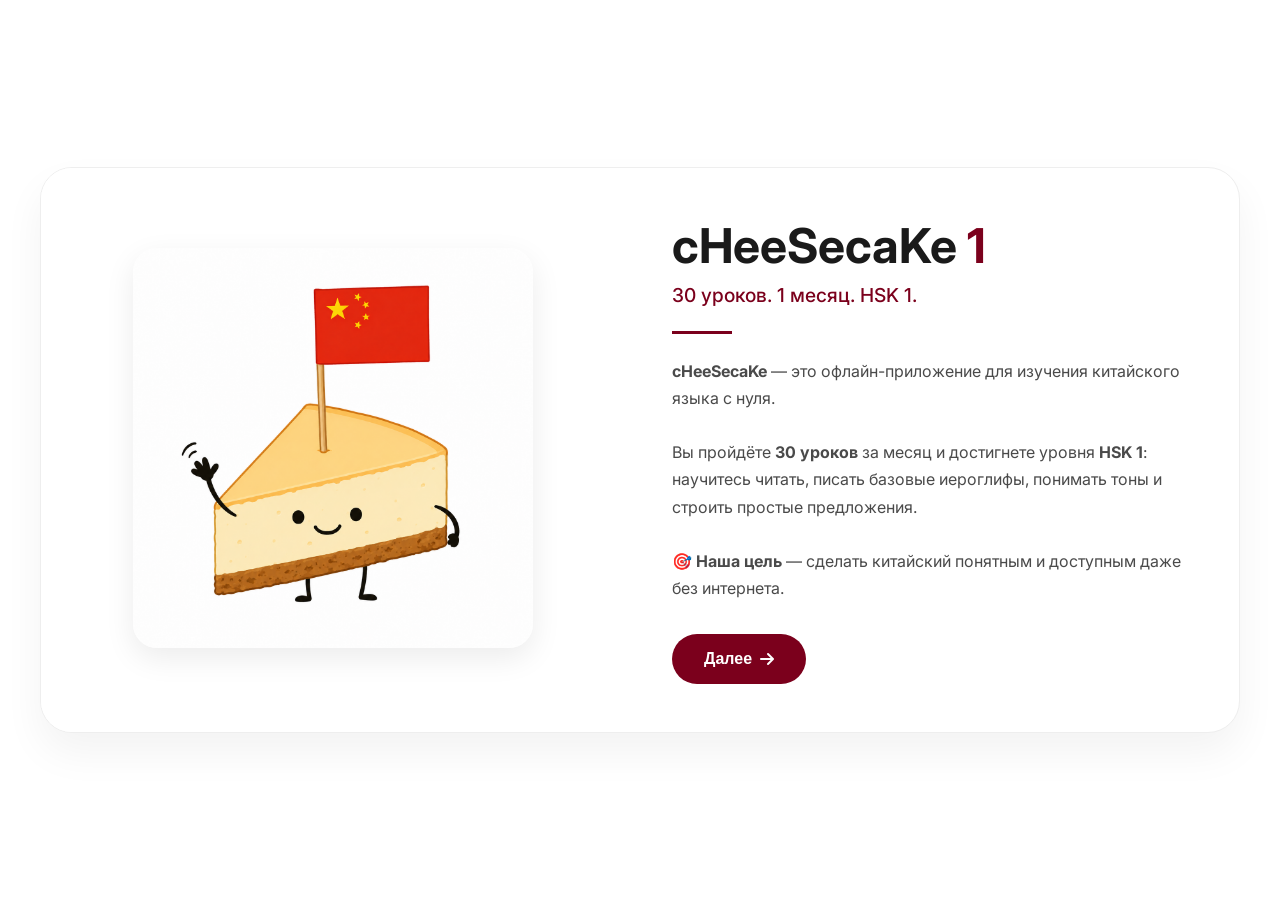
<file: index.html>
<!DOCTYPE html>
<html lang="ru">
<head>
    <meta charset="UTF-8">
    <meta name="viewport" content="width=device-width, initial-scale=1.0, viewport-fit=cover">
    <meta name="apple-mobile-web-app-capable" content="yes">
<meta name="apple-mobile-web-app-status-bar-style" content="black-translucent">
<meta name="apple-mobile-web-app-title" content="cHeeSecaKe">
<link rel="apple-touch-icon" href="images/logo-192.png">
    <title>cHeeSecaKe 1 — Изучай китайский за месяц</title>
    <link rel="manifest" href="/manifest.json">
    <meta name="theme-color" content="#7B001C">
    <link rel="icon" href="images/logo.png">
    <link rel="stylesheet" href="style.css">
    <link href="https://fonts.googleapis.com/css2?family=Inter:opsz,wght@14..32,300;14..32,400;14..32,500;14..32,600;14..32,700&display=swap" rel="stylesheet">
    <link rel="stylesheet" href="https://cdnjs.cloudflare.com/ajax/libs/font-awesome/6.5.1/css/all.min.css">
</head>
<body>
    <div class="intro-container">
        <div class="intro-card">
            <div class="intro-left">
                <div class="logo-box">
                    <img src="images/hello-cake.png" alt="cHeeSecaKe logo" class="logo-img" onerror="this.src='https://placehold.co/400x400/DE2910/white?text=CS'">
                </div>
            </div>
            <div class="intro-right">
                <h1 class="intro-title">cHeeSecaKe <span class="one">1</span></h1>
                <p class="intro-tagline">30 уроков. 1 месяц. HSK 1.</p>
                <div class="intro-divider"></div>
                <p class="intro-text">
                    <strong>cHeeSecaKe</strong> — это офлайн-приложение для изучения китайского языка с нуля.<br><br>
                    Вы пройдёте <strong>30 уроков</strong> за месяц и достигнете уровня <strong>HSK 1</strong>: 
                    научитесь читать, писать базовые иероглифы, понимать тоны и строить простые предложения.<br><br>
                    🎯 <strong>Наша цель</strong> — сделать китайский понятным и доступным даже без интернета.
                </p>
                <button class="btn-next" id="nextBtn">
                    Далее <i class="fas fa-arrow-right"></i>
                </button>
            </div>
        </div>
    </div>

    <script>
        document.getElementById('nextBtn').addEventListener('click', () => {
            window.location.href = 'auth.html';
        });
    </script>
    <script>
    // Регистрация Service Worker для офлайн-работы
    if ('serviceWorker' in navigator) {
        navigator.serviceWorker.register('/sw.js')
            .then((registration) => {
                console.log('Service Worker зарегистрирован:', registration);
            })
            .catch((error) => {
                console.log('Ошибка регистрации Service Worker:', error);
            });
    }
</script>
</body>
</html>
</file>
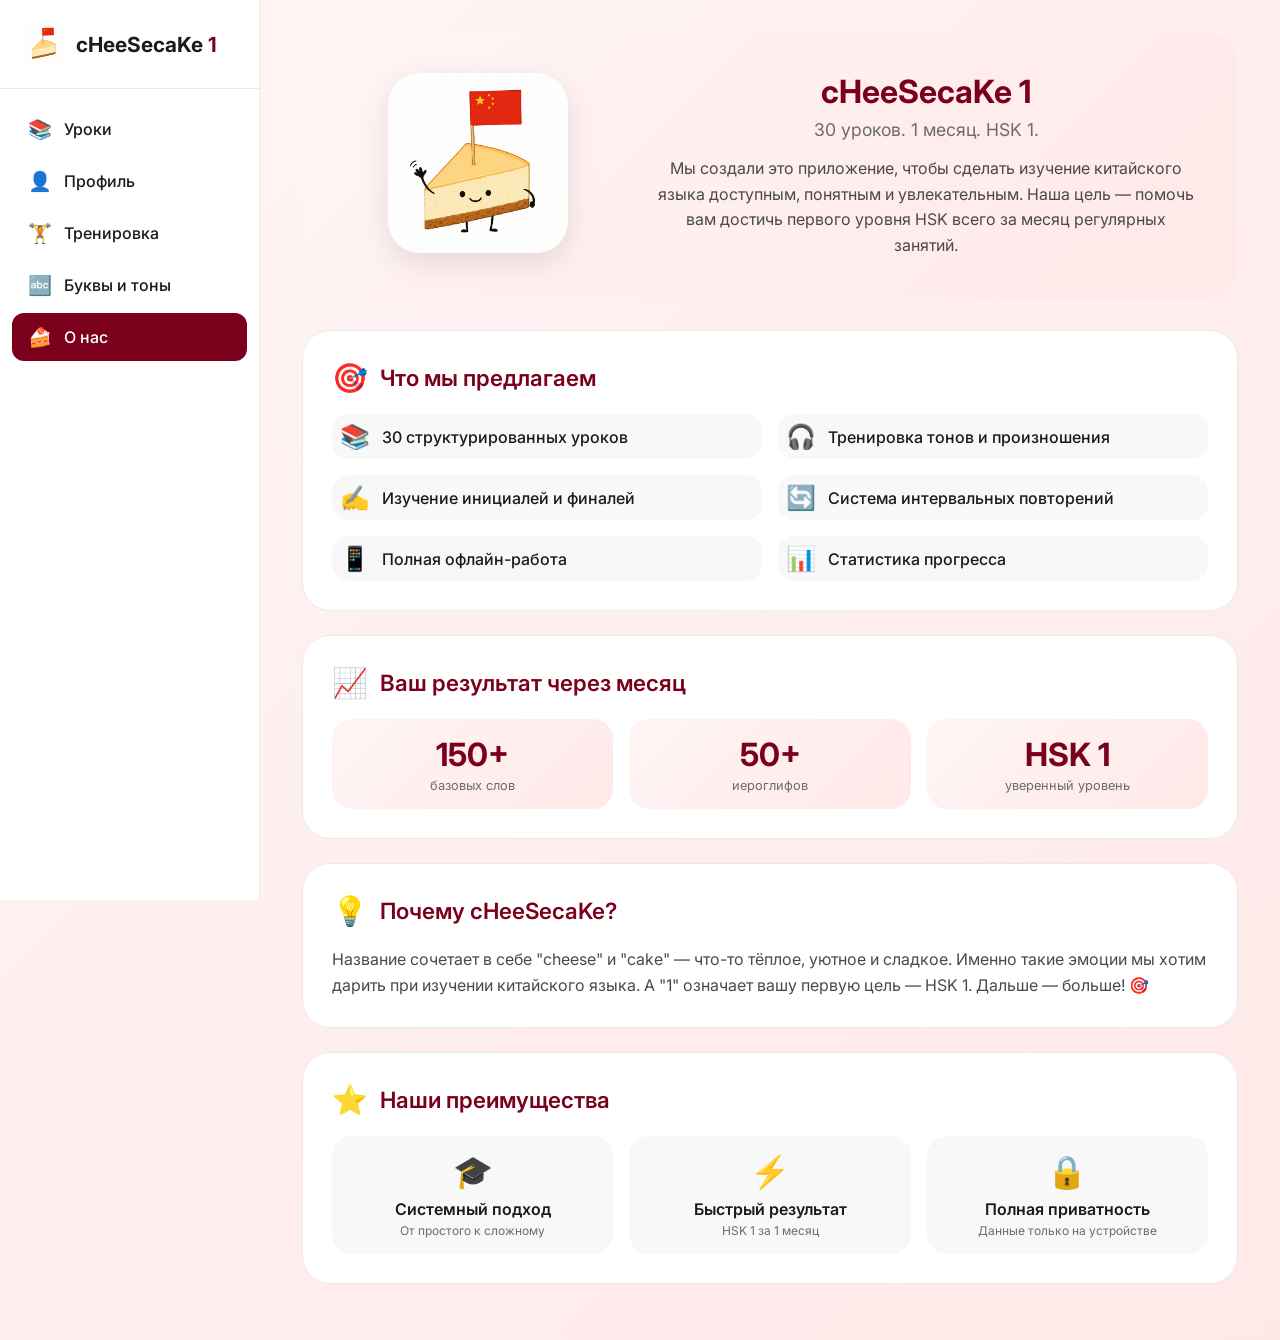
<file: about.html>
<!DOCTYPE html>
<html lang="ru">
<head>
    <meta charset="UTF-8">
    <meta name="viewport" content="width=device-width, initial-scale=1.0, viewport-fit=cover">
    <meta name="apple-mobile-web-app-capable" content="yes">
    <meta name="apple-mobile-web-app-status-bar-style" content="black-translucent">
    <meta name="apple-mobile-web-app-title" content="cHeeSecaKe">
    <link rel="apple-touch-icon" href="images/logo-192.png">
    <title>О нас — cHeeSecaKe 1</title>
    <link rel="manifest" href="/manifest.json">
    <meta name="theme-color" content="#7B001C">
    <link rel="icon" href="images/logo.png">
    <link rel="stylesheet" href="style.css">
    <link href="https://fonts.googleapis.com/css2?family=Inter:opsz,wght@14..32,300;14..32,400;14..32,500;14..32,600;14..32,700&display=swap" rel="stylesheet">
    <link rel="stylesheet" href="https://cdnjs.cloudflare.com/ajax/libs/font-awesome/6.5.1/css/all.min.css">
    <style>
        .about-page-container {
            max-width: 1000px;
            margin: 0 auto;
            padding: 2rem;
        }

        /* Hero секция с фото */
        .about-hero {
            background: linear-gradient(135deg, #FFF5F5 0%, #FFE8E8 100%);
            border-radius: 32px;
            padding: 2.5rem;
            margin-bottom: 2rem;
            display: flex;
            align-items: center;
            gap: 2.5rem;
            flex-wrap: wrap;
        }
        .about-hero-image {
            flex: 1;
            text-align: center;
        }
        .about-hero-image img {
            max-width: 180px;
            border-radius: 32px;
            box-shadow: 0 10px 30px rgba(0,0,0,0.1);
        }
        .about-hero-text {
            flex: 2;
        }
        .about-hero-text h1 {
            font-size: 2rem;
            font-weight: 700;
            color: #7B001C;
            margin-bottom: 0.5rem;
        }
        .about-hero-text .tagline {
            font-size: 1.1rem;
            color: #6c6c6c;
            margin-bottom: 1rem;
        }
        .about-hero-text p {
            color: #4a4a4a;
            line-height: 1.6;
        }

        /* Карточки-секции */
        .about-section-card {
            background: white;
            border-radius: 28px;
            padding: 1.8rem;
            margin-bottom: 1.5rem;
            border: 1px solid #eaeaea;
            transition: all 0.2s;
        }
        .about-section-card:hover {
            transform: translateY(-3px);
            box-shadow: 0 10px 30px rgba(0,0,0,0.08);
        }
        .section-header {
            display: flex;
            align-items: center;
            gap: 0.75rem;
            margin-bottom: 1.2rem;
        }
        .section-header .icon {
            font-size: 1.8rem;
        }
        .section-header h2 {
            font-size: 1.4rem;
            font-weight: 600;
            color: #7B001C;
        }
        .section-content {
            color: #4a4a4a;
            line-height: 1.6;
        }

        /* Список в два столбца */
        .features-grid {
            display: grid;
            grid-template-columns: repeat(2, 1fr);
            gap: 1rem;
            margin-top: 0.5rem;
        }
        .feature-item {
            display: flex;
            align-items: center;
            gap: 0.75rem;
            padding: 0.5rem;
            background: #f8f8f8;
            border-radius: 16px;
        }
        .feature-item .feature-icon {
            font-size: 1.5rem;
        }
        .feature-item .feature-text {
            font-weight: 500;
        }

        /* Статистика в 3 колонки */
        .stats-row {
            display: flex;
            justify-content: space-around;
            gap: 1rem;
            margin-top: 1rem;
            flex-wrap: wrap;
        }
        .stat-box {
            flex: 1;
            text-align: center;
            padding: 1rem;
            background: linear-gradient(135deg, #FFF5F5 0%, #FFE8E8 100%);
            border-radius: 20px;
        }
        .stat-number {
            font-size: 2rem;
            font-weight: 700;
            color: #7B001C;
        }
        .stat-label {
            font-size: 0.8rem;
            color: #6c6c6c;
            margin-top: 0.25rem;
        }

        /* Блок с преимуществами */
        .advantages-grid {
            display: grid;
            grid-template-columns: repeat(3, 1fr);
            gap: 1rem;
            margin-top: 0.5rem;
        }
        .advantage-item {
            text-align: center;
            padding: 1rem;
            background: #f8f8f8;
            border-radius: 20px;
        }
        .advantage-icon {
            font-size: 2rem;
            margin-bottom: 0.5rem;
        }
        .advantage-title {
            font-weight: 600;
            margin-bottom: 0.25rem;
        }
        .advantage-desc {
            font-size: 0.75rem;
            color: #6c6c6c;
        }

        @media (max-width: 768px) {
            .about-page-container {
                padding: 1rem;
            }
            .about-hero {
                flex-direction: column;
                text-align: center;
            }
            .features-grid {
                grid-template-columns: 1fr;
            }
            .advantages-grid {
                grid-template-columns: 1fr;
            }
            .stats-row {
                flex-direction: column;
            }
            .section-header {
                justify-content: center;
            }
        }
    </style>
</head>
<body>
    <div class="mobile-header">
        <div class="mobile-header-logo">
            <img src="images/logo.png" alt="cHeeSecaKe" onerror="this.src='https://placehold.co/32x32/7B001C/white?text=CS'">
            <span>cHeeSecaKe <span class="one">1</span></span>
        </div>
    </div>

    <div class="app-container">
        <aside class="sidebar">
            <div class="sidebar-logo">
                <img src="images/logo.png" alt="cHeeSecaKe" class="sidebar-logo-img">
                <span class="sidebar-title">cHeeSecaKe <span class="one">1</span></span>
            </div>
            <nav class="sidebar-nav">
                <a href="lessons.html" class="sidebar-item">
                    <span class="sidebar-icon">📚</span> Уроки
                </a>
                <a href="profile.html" class="sidebar-item">
                    <span class="sidebar-icon">👤</span> Профиль
                </a>
                <a href="training.html" class="sidebar-item">
                    <span class="sidebar-icon">🏋️</span> Тренировка
                </a>
                <a href="letters.html" class="sidebar-item">
                    <span class="sidebar-icon">🔤</span> Буквы и тоны
                </a>
                <a href="about.html" class="sidebar-item active">
                    <span class="sidebar-icon">🍰</span> О нас
                </a>
            </nav>
        </aside>

        <main class="main-content-with-sidebar">
            <div class="about-page-container">
                <!-- Hero секция с фото -->
                <div class="about-hero">
                    <div class="about-hero-image">
                        <img src="images/hello-cake.png" alt="cHeeSecaKe" onerror="this.src='https://placehold.co/180x180/7B001C/white?text=🍰'">
                    </div>
                    <div class="about-hero-text">
                        <h1>cHeeSecaKe 1</h1>
                        <div class="tagline">30 уроков. 1 месяц. HSK 1.</div>
                        <p>Мы создали это приложение, чтобы сделать изучение китайского языка доступным, понятным и увлекательным. Наша цель — помочь вам достичь первого уровня HSK всего за месяц регулярных занятий.</p>
                    </div>
                </div>

                <!-- Что мы предлагаем -->
                <div class="about-section-card">
                    <div class="section-header">
                        <span class="icon">🎯</span>
                        <h2>Что мы предлагаем</h2>
                    </div>
                    <div class="features-grid">
                        <div class="feature-item">
                            <span class="feature-icon">📚</span>
                            <span class="feature-text">30 структурированных уроков</span>
                        </div>
                        <div class="feature-item">
                            <span class="feature-icon">🎧</span>
                            <span class="feature-text">Тренировка тонов и произношения</span>
                        </div>
                        <div class="feature-item">
                            <span class="feature-icon">✍️</span>
                            <span class="feature-text">Изучение инициалей и финалей</span>
                        </div>
                        <div class="feature-item">
                            <span class="feature-icon">🔄</span>
                            <span class="feature-text">Система интервальных повторений</span>
                        </div>
                        <div class="feature-item">
                            <span class="feature-icon">📱</span>
                            <span class="feature-text">Полная офлайн-работа</span>
                        </div>
                        <div class="feature-item">
                            <span class="feature-icon">📊</span>
                            <span class="feature-text">Статистика прогресса</span>
                        </div>
                    </div>
                </div>

                <!-- Ваш результат -->
                <div class="about-section-card">
                    <div class="section-header">
                        <span class="icon">📈</span>
                        <h2>Ваш результат через месяц</h2>
                    </div>
                    <div class="stats-row">
                        <div class="stat-box">
                            <div class="stat-number">150+</div>
                            <div class="stat-label">базовых слов</div>
                        </div>
                        <div class="stat-box">
                            <div class="stat-number">50+</div>
                            <div class="stat-label">иероглифов</div>
                        </div>
                        <div class="stat-box">
                            <div class="stat-number">HSK 1</div>
                            <div class="stat-label">уверенный уровень</div>
                        </div>
                    </div>
                </div>

                <!-- Почему cHeeSecaKe -->
                <div class="about-section-card">
                    <div class="section-header">
                        <span class="icon">💡</span>
                        <h2>Почему cHeeSecaKe?</h2>
                    </div>
                    <div class="section-content">
                        <p>Название сочетает в себе "cheese" и "cake" — что-то тёплое, уютное и сладкое. Именно такие эмоции мы хотим дарить при изучении китайского языка. А "1" означает вашу первую цель — HSK 1. Дальше — больше! 🎯</p>
                    </div>
                </div>

                <!-- Преимущества -->
                <div class="about-section-card">
                    <div class="section-header">
                        <span class="icon">⭐</span>
                        <h2>Наши преимущества</h2>
                    </div>
                    <div class="advantages-grid">
                        <div class="advantage-item">
                            <div class="advantage-icon">🎓</div>
                            <div class="advantage-title">Системный подход</div>
                            <div class="advantage-desc">От простого к сложному</div>
                        </div>
                        <div class="advantage-item">
                            <div class="advantage-icon">⚡</div>
                            <div class="advantage-title">Быстрый результат</div>
                            <div class="advantage-desc">HSK 1 за 1 месяц</div>
                        </div>
                        <div class="advantage-item">
                            <div class="advantage-icon">🔒</div>
                            <div class="advantage-title">Полная приватность</div>
                            <div class="advantage-desc">Данные только на устройстве</div>
                        </div>
                    </div>
                </div>
            </div>
        </main>
    </div>

    <script src="script.js"></script>
    <script>
        if ('serviceWorker' in navigator) {
            navigator.serviceWorker.register('/sw.js')
                .then(reg => console.log('SW зарегистрирован:', reg))
                .catch(err => console.log('SW ошибка:', err));
        }
    </script>
</body>
</html>
</file>
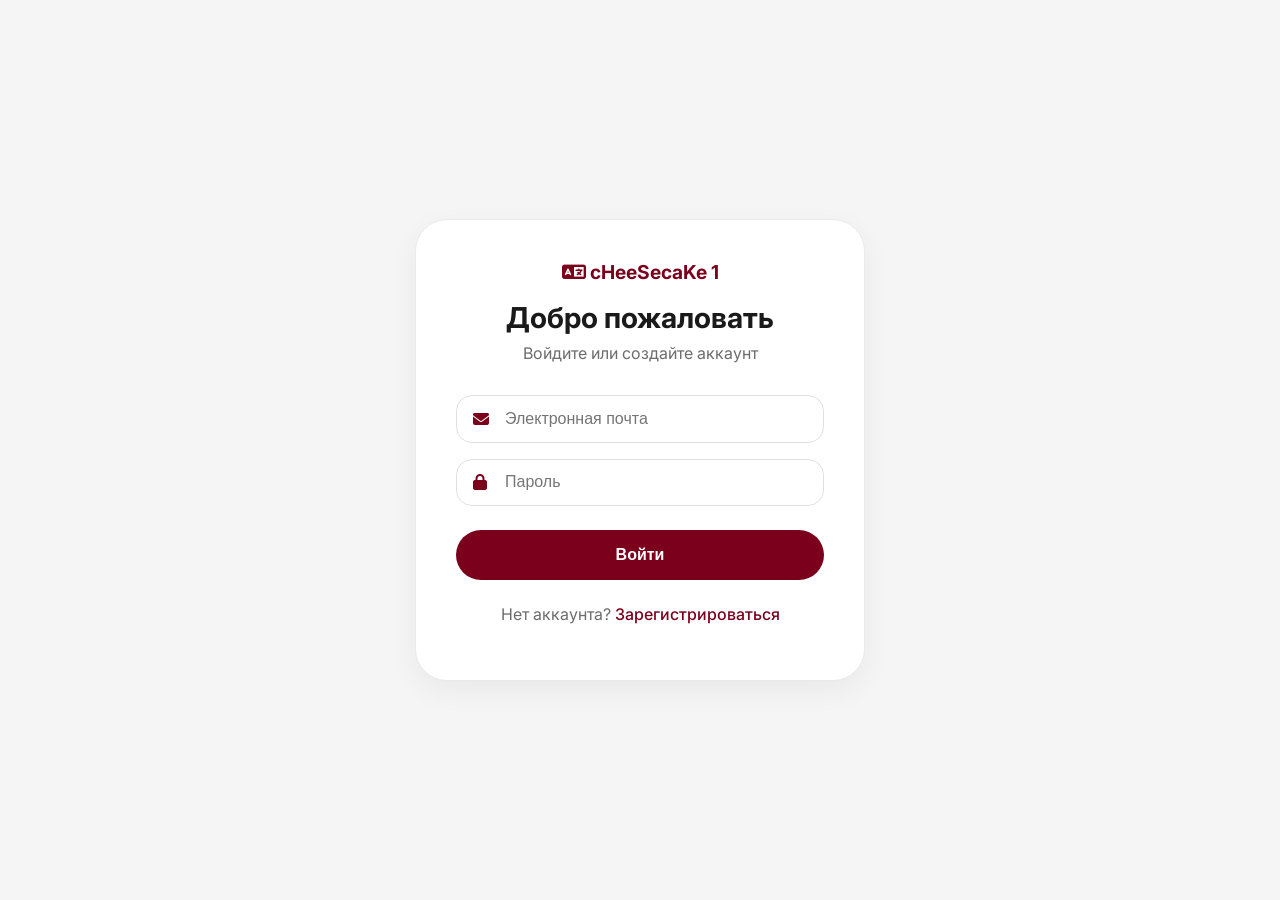
<file: auth.html>
<!DOCTYPE html>
<html lang="ru">
<head>
    <meta charset="UTF-8">
    <meta name="viewport" content="width=device-width, initial-scale=1.0, viewport-fit=cover">
    <meta name="apple-mobile-web-app-capable" content="yes">
<meta name="apple-mobile-web-app-status-bar-style" content="black-translucent">
<meta name="apple-mobile-web-app-title" content="cHeeSecaKe">
<link rel="apple-touch-icon" href="images/logo-192.png">
    <title>Вход / Регистрация — cHeeSecaKe</title>
    <link rel="icon" href="images/logo.png">
    <link rel="manifest" href="/manifest.json">
    <meta name="theme-color" content="#7B001C">
    <link rel="stylesheet" href="style.css">
    <link href="https://fonts.googleapis.com/css2?family=Inter:opsz,wght@14..32,300;14..32,400;14..32,500;14..32,600;14..32,700&display=swap" rel="stylesheet">
    <link rel="stylesheet" href="https://cdnjs.cloudflare.com/ajax/libs/font-awesome/6.5.1/css/all.min.css">
</head>
<body>
    <div class="auth-container">
        <div class="auth-card">
            <div class="auth-header">
                <div class="auth-logo-small">
                    <i class="fas fa-language"></i> cHeeSecaKe 1
                </div>
                <h2>Добро пожаловать</h2>
                <p>Войдите или создайте аккаунт</p>
            </div>

            <!-- Форма входа -->
            <div id="loginForm" class="auth-form active">
                <div class="input-group">
                    <i class="fas fa-envelope"></i>
                    <input type="email" id="loginEmail" placeholder="Электронная почта" required>
                </div>
                <div class="input-group">
                    <i class="fas fa-lock"></i>
                    <input type="password" id="loginPassword" placeholder="Пароль" required>
                </div>
                <button id="loginBtn" class="auth-btn">Войти</button>
                <p class="auth-switch">
                    Нет аккаунта? <span id="showRegister" class="switch-link">Зарегистрироваться</span>
                </p>
                <div id="loginError" class="error-message"></div>
            </div>

            <!-- Форма регистрации -->
            <div id="registerForm" class="auth-form">
                <div class="input-group">
                    <i class="fas fa-user"></i>
                    <input type="text" id="regName" placeholder="Имя" required>
                </div>
                <div class="input-group">
                    <i class="fas fa-calendar-alt"></i>
                    <input type="number" id="regAge" placeholder="Возраст" required>
                </div>
                <div class="input-group">
                    <i class="fas fa-envelope"></i>
                    <input type="email" id="regEmail" placeholder="Электронная почта" required>
                </div>
                <div class="input-group">
                    <i class="fas fa-lock"></i>
                    <input type="password" id="regPassword" placeholder="Пароль (минимум 4 символа)" required>
                </div>
                <button id="registerBtn" class="auth-btn">Зарегистрироваться</button>
                <p class="auth-switch">
                    Уже есть аккаунт? <span id="showLogin" class="switch-link">Войти</span>
                </p>
                <div id="regError" class="error-message"></div>
            </div>
        </div>
    </div>

    <script src="script.js"></script>
    <script>
    // Регистрация Service Worker для офлайн-работы
    if ('serviceWorker' in navigator) {
        navigator.serviceWorker.register('/sw.js')
            .then((registration) => {
                console.log('Service Worker зарегистрирован:', registration);
            })
            .catch((error) => {
                console.log('Ошибка регистрации Service Worker:', error);
            });
    }
</script>
</body>
</html>
</file>
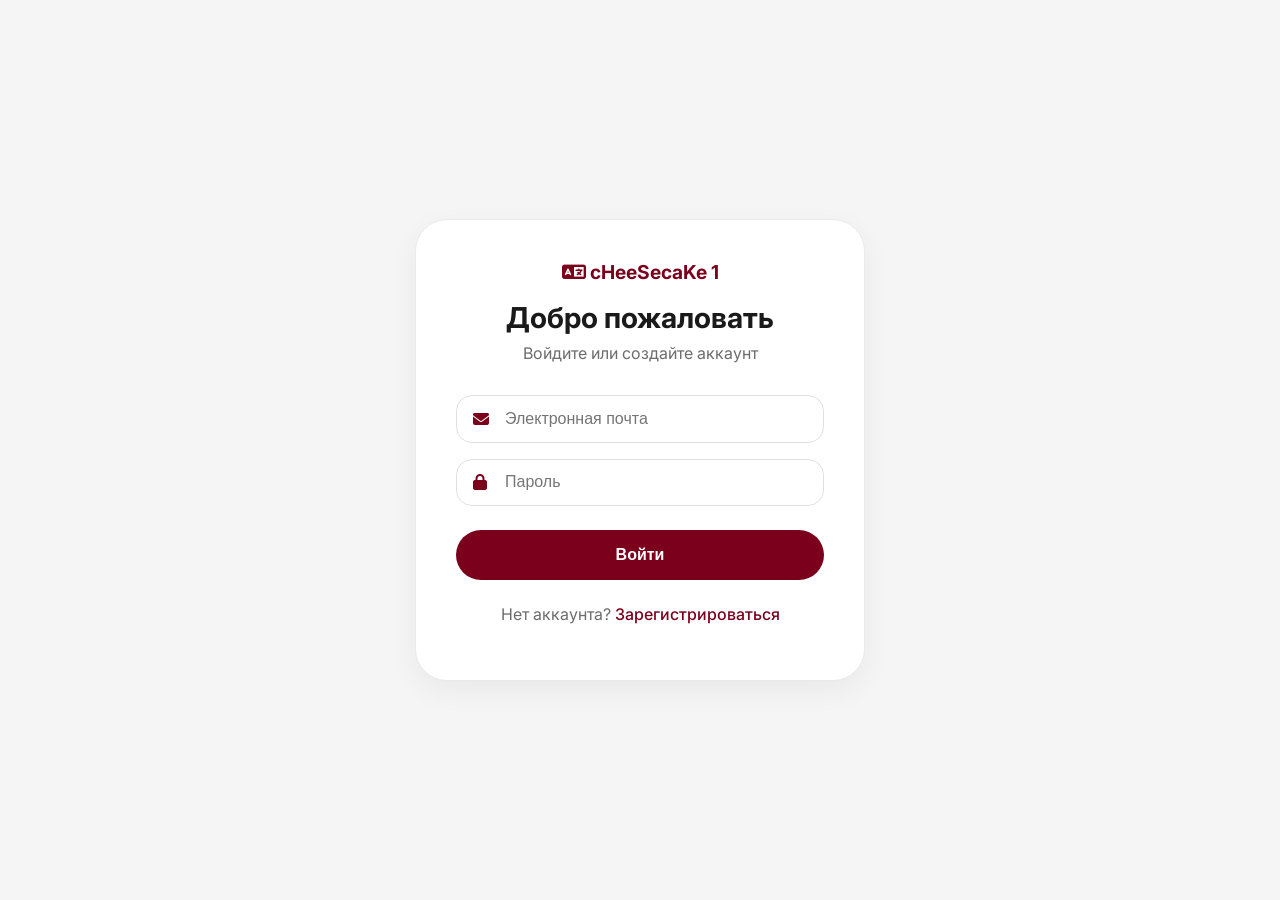
<file: lesson1.html>
<!DOCTYPE html>
<html lang="ru">
<head>
    <meta charset="UTF-8">
    <meta name="viewport" content="width=device-width, initial-scale=1.0, viewport-fit=cover">
    <meta name="apple-mobile-web-app-capable" content="yes">
<meta name="apple-mobile-web-app-status-bar-style" content="black-translucent">
<meta name="apple-mobile-web-app-title" content="cHeeSecaKe">
<link rel="apple-touch-icon" href="images/logo-192.png">
    <title>Урок 1 — Приветствие | cHeeSecaKe 1</title>
    <link rel="manifest" href="/manifest.json">
    <meta name="theme-color" content="#7B001C">
    <link rel="icon" href="images/logo.png">
    <link rel="stylesheet" href="style.css">
    <link href="https://fonts.googleapis.com/css2?family=Inter:opsz,wght@14..32,300;14..32,400;14..32,500;14..32,600;14..32,700&display=swap" rel="stylesheet">
    <link rel="stylesheet" href="https://cdnjs.cloudflare.com/ajax/libs/font-awesome/6.5.1/css/all.min.css">
    <style>
        /* Кнопка выхода из урока */
        .exit-lesson-btn {
            position: fixed;
            bottom: 2rem;
            left: 2rem;
            width: 56px;
            height: 56px;
            border-radius: 50%;
            background: #6c6c6c;
            color: white;
            border: none;
            cursor: pointer;
            box-shadow: 0 4px 12px rgba(0,0,0,0.2);
            transition: all 0.2s ease;
            display: flex;
            align-items: center;
            justify-content: center;
            z-index: 100;
        }
        .exit-lesson-btn:hover {
            background: #555;
            transform: scale(1.05);
        }
        .exit-lesson-btn i {
            font-size: 1.4rem;
        }
        /* Кнопка добавления слова в тренировку */
        .add-to-review-btn {
            position: fixed;
            bottom: 2rem;
            right: 2rem;
            width: 56px;
            height: 56px;
            border-radius: 50%;
            background: #ff9800;
            color: white;
            border: none;
            cursor: pointer;
            box-shadow: 0 4px 12px rgba(0,0,0,0.2);
            transition: all 0.2s ease;
            display: flex;
            align-items: center;
            justify-content: center;
            z-index: 100;
            font-size: 1.4rem;
        }
        .add-to-review-btn:hover {
            background: #e68900;
            transform: scale(1.05);
        }
        /* Анимация пульсации для подсказки */
        @keyframes pulse {
            0% { transform: scale(1); box-shadow: 0 0 0 0 rgba(255, 152, 0, 0.7); }
            70% { transform: scale(1.05); box-shadow: 0 0 0 15px rgba(255, 152, 0, 0); }
            100% { transform: scale(1); box-shadow: 0 0 0 0 rgba(255, 152, 0, 0); }
        }
        .pulse-animation {
            animation: pulse 1.5s ease-in-out 3;
        }
        /* Указательная стрелка */
        .tooltip-arrow {
            position: fixed;
            bottom: 100px;
            right: 20px;
            font-size: 2rem;
            animation: bounce 1s ease-in-out infinite;
            z-index: 101;
            pointer-events: none;
        }
        @keyframes bounce {
            0%, 100% { transform: translateY(0); }
            50% { transform: translateY(-10px); }
        }
        /* Список слов в конце урока */
        .words-list {
            display: flex;
            flex-wrap: wrap;
            justify-content: center;
            gap: 0.75rem;
            margin: 1rem 0;
        }
        .word-card {
            background: #f8f8f8;
            border: 1px solid #eaeaea;
            border-radius: 40px;
            padding: 0.5rem 1rem;
            display: inline-flex;
            align-items: center;
            gap: 0.5rem;
            transition: all 0.2s;
        }
        .word-card:hover {
            background: #FFF0F2;
            border-color: #7B001C;
        }
        .word-card .word-text {
            font-size: 1rem;
            font-weight: 500;
        }
        .word-card .word-pinyin {
            font-size: 0.7rem;
            color: #888;
        }
        .word-card .add-word-btn {
            background: #ff9800;
            color: white;
            border: none;
            border-radius: 50%;
            width: 24px;
            height: 24px;
            font-size: 0.8rem;
            cursor: pointer;
            transition: all 0.2s;
            display: inline-flex;
            align-items: center;
            justify-content: center;
        }
        .word-card .add-word-btn:hover {
            background: #e68900;
            transform: scale(1.1);
        }
        .word-card.added {
            background: #e8f5e9;
            border-color: #4CAF50;
        }
        .word-card.added .add-word-btn {
            background: #4CAF50;
            pointer-events: none;
        }
        .lesson-container {
            max-width: 800px;
            margin: 0 auto;
            padding: 2rem;
        }
        .exercise-card {
            background: white;
            border-radius: 32px;
            padding: 2rem;
            box-shadow: 0 10px 30px rgba(0,0,0,0.05);
            border: 1px solid #eaeaea;
        }
        .exercise-title {
            font-size: 1.2rem;
            color: #7B001C;
            margin-bottom: 1.5rem;
            display: flex;
            align-items: center;
            gap: 0.5rem;
        }
        .word-display {
            text-align: center;
            margin-bottom: 2rem;
        }
        .chinese-char {
            font-size: 3.5rem;
            font-weight: 600;
            color: #1a1a1a;
            margin-bottom: 0.5rem;
        }
        .pinyin-display {
            font-size: 1.2rem;
            color: #7B001C;
            margin-bottom: 0.5rem;
        }
        .audio-btn {
            background: #7B001C;
            color: white;
            border: none;
            width: 48px;
            height: 48px;
            border-radius: 50%;
            cursor: pointer;
            margin: 1rem auto;
            display: flex;
            align-items: center;
            justify-content: center;
            transition: all 0.2s;
        }
        .audio-btn:hover {
            background: #480607;
            transform: scale(1.05);
        }
        .options-grid {
            display: grid;
            grid-template-columns: repeat(2, 1fr);
            gap: 1rem;
            margin: 1.5rem 0;
        }
        .option-card {
            background: white;
            border: 2px solid #eaeaea;
            border-radius: 20px;
            padding: 1rem;
            text-align: center;
            cursor: pointer;
            transition: all 0.2s;
        }
        .option-card:hover {
            border-color: #7B001C;
            transform: translateY(-2px);
        }
        .option-card.selected {
            border-color: #7B001C;
            background: #FFF0F2;
        }
        .option-emoji {
            font-size: 3rem;
            margin-bottom: 0.5rem;
        }
        .option-label {
            margin-top: 0.5rem;
            font-weight: 500;
        }
        .sentence-container {
            text-align: center;
            margin: 2rem 0;
        }
        .sentence-text {
            font-size: 1.5rem;
            margin-bottom: 1.5rem;
        }
        .highlight-char {
            color: #7B001C;
            font-weight: bold;
            font-size: 1.8rem;
        }
        .blanks-container {
            display: flex;
            justify-content: center;
            gap: 1rem;
            margin: 1.5rem 0;
            flex-wrap: wrap;
            align-items: center;
        }
        .blank-input {
            width: 120px;
            padding: 0.75rem;
            font-size: 1rem;
            border: 2px solid #eaeaea;
            border-radius: 12px;
            text-align: center;
            outline: none;
            background: white;
        }
        .blank-input:focus {
            border-color: #7B001C;
        }
        .suffix-text {
            font-size: 1.3rem;
            font-weight: 500;
            color: #1a1a1a;
        }
        .word-bank {
            display: flex;
            flex-wrap: wrap;
            justify-content: center;
            gap: 0.75rem;
            margin: 1.5rem 0;
        }
        .word-bank-item {
            background: #f0f0f0;
            padding: 0.6rem 1.2rem;
            border-radius: 40px;
            cursor: pointer;
            transition: all 0.2s;
        }
        .word-bank-item:hover {
            background: #7B001C;
            color: white;
        }
        .action-buttons {
            display: flex;
            gap: 1rem;
            justify-content: center;
            margin-top: 1.5rem;
        }
        .check-btn {
            background: #7B001C;
            color: white;
            border: none;
            padding: 0.85rem 2rem;
            border-radius: 40px;
            font-weight: 600;
            cursor: pointer;
            transition: all 0.2s;
        }
        .check-btn:hover {
            background: #480607;
            transform: translateY(-2px);
        }
        .next-btn {
            background: #4CAF50;
            color: white;
            border: none;
            padding: 0.85rem 2rem;
            border-radius: 40px;
            font-weight: 600;
            cursor: pointer;
            transition: all 0.2s;
        }
        .tryagain-btn {
            background: #7B001C;
            color: white;
            border: none;
            padding: 0.85rem 2rem;
            border-radius: 40px;
            font-weight: 600;
            cursor: pointer;
            transition: all 0.2s;
        }
        .result-overlay {
            position: fixed;
            top: 0;
            left: 0;
            width: 100%;
            height: 100%;
            background: rgba(0,0,0,0.5);
            display: flex;
            align-items: center;
            justify-content: center;
            z-index: 1000;
        }
        .result-card {
            background: white;
            border-radius: 32px;
            padding: 2rem;
            text-align: center;
            max-width: 350px;
            width: 90%;
        }
        .result-card.correct {
            border: 3px solid #4CAF50;
        }
        .result-card.wrong {
            border: 3px solid #7B001C;
        }
        .result-icon {
            font-size: 3rem;
            margin-bottom: 1rem;
        }
        .result-title {
            font-size: 1.5rem;
            font-weight: 700;
            margin-bottom: 0.5rem;
        }
        .result-card.correct .result-title {
            color: #4CAF50;
        }
        .result-card.wrong .result-title {
            color: #7B001C;
        }
        .result-details {
            margin: 1rem 0;
            padding: 1rem;
            background: #f8f8f8;
            border-radius: 16px;
        }
        .progress-bar {
            background: #e0e0e0;
            border-radius: 20px;
            height: 6px;
            margin-bottom: 1rem;
        }
        .progress-fill {
            background: #7B001C;
            border-radius: 20px;
            height: 100%;
            width: 0%;
            transition: width 0.3s;
        }
        @keyframes fadeOut {
            0% { opacity: 1; transform: translateX(-50%) scale(1); }
            70% { opacity: 1; }
            100% { opacity: 0; transform: translateX(-50%) scale(0.9); visibility: hidden; }
        }
        @media (max-width: 600px) {
            .lesson-container { padding: 1rem; }
            .options-grid { grid-template-columns: 1fr; }
            .sentence-text { font-size: 1.1rem; }
            .blanks-container { flex-direction: column; align-items: center; }
            .add-to-review-btn, .exit-lesson-btn, .reset-lesson-btn {
                bottom: 80px;
                width: 48px;
                height: 48px;
            }
            .add-to-review-btn { right: 1rem; }
            .exit-lesson-btn { left: 1rem; }
            .reset-lesson-btn { right: 1rem; }
            .tooltip-arrow { bottom: 100px; right: 15px; font-size: 1.5rem; }
        }
    </style>
</head>
<body>
    <!-- Мобильная шапка -->
    <div class="mobile-header">
        <div class="mobile-header-logo">
            <img src="images/logo.png" alt="cHeeSecaKe" onerror="this.src='https://placehold.co/32x32/7B001C/white?text=CS'">
            <span>cHeeSecaKe <span class="one">1</span></span>
        </div>
    </div>
    <div class="app-container">
        <aside class="sidebar">
            <div class="sidebar-logo">
                <img src="images/logo.png" alt="cHeeSecaKe" class="sidebar-logo-img">
                <span class="sidebar-title">cHeeSecaKe <span class="one">1</span></span>
            </div>
            <nav class="sidebar-nav">
                <a href="lessons.html" class="sidebar-item">
                    <span class="sidebar-icon">📚</span> Уроки
                </a>
                <a href="profile.html" class="sidebar-item">
                    <span class="sidebar-icon">👤</span> Профиль
                </a>
                <a href="training.html" class="sidebar-item">
                    <span class="sidebar-icon">🏋️</span> Тренировка
                </a>
                <a href="letters.html" class="sidebar-item">
                    <span class="sidebar-icon">🔤</span> Буквы и тоны
                </a>
                <a href="about.html" class="sidebar-item">
                    <span class="sidebar-icon">🍰</span> О нас
                </a>
            </nav>
        </aside>

        <main class="main-content-with-sidebar">
            <div class="lesson-container">
                <div class="progress-bar">
                    <div class="progress-fill" id="progressFill"></div>
                </div>
                <div id="exerciseContainer"></div>
            </div>
        </main>
    </div>

    <!-- Подключаем общие функции -->
    <script src="script.js"></script>
    
    <script>
        // ========== ЗВУКИ ==========
        function playErrorSound() {
            const audio = new Audio('audio/error.mp3');
            audio.play().catch(e => console.log('Audio error:', e));
        }
        function playSuccessSound() {
            const audio = new Audio('audio/success.mp3');
            audio.play().catch(e => console.log('Audio error:', e));
        }
        function playAudio(path) {
            const audio = new Audio(path);
            audio.play().catch(e => console.log('Audio error:', e));
        }

        // ========== ЗАЩИТА ВЫХОДА ==========
        let pendingExitUrl = null;

        function showExitConfirmModal(targetUrl) {
            pendingExitUrl = targetUrl;
            const modal = document.getElementById('exitLessonModal');
            if (modal) modal.classList.add('active');
        }

        function closeExitModal() {
            const modal = document.getElementById('exitLessonModal');
            if (modal) modal.classList.remove('active');
            pendingExitUrl = null;
        }

        function setupMenuProtection() {
            const menuLinks = document.querySelectorAll('.sidebar-item');
            menuLinks.forEach(link => {
                link.addEventListener('click', (e) => {
                    const targetUrl = link.getAttribute('href');
                    if (targetUrl && targetUrl !== '#') {
                        e.preventDefault();
                        showExitConfirmModal(targetUrl);
                    }
                });
            });
        }

        function addExitButton() {
            const existingBtn = document.querySelector('.exit-lesson-btn');
            if (existingBtn) existingBtn.remove();
            const exitBtn = document.createElement('button');
            exitBtn.className = 'exit-lesson-btn';
            exitBtn.innerHTML = '<i class="fas fa-home"></i>';
            exitBtn.onclick = () => showExitConfirmModal('lessons.html');
            document.body.appendChild(exitBtn);
        }

        // ========== ДОБАВЛЕНИЕ СЛОВА В ТРЕНИРОВКУ ==========
        function addWordToReview(word, pinyin = '') {
            const user = getCurrentUser();
            if (!user) return false;
            
            const users = getUsers();
            const idx = users.findIndex(u => u.id === user.id);
            if (idx !== -1) {
                if (!users[idx].wordsToReview) users[idx].wordsToReview = [];
                if (!users[idx].wordsToReview.includes(word)) {
                    users[idx].wordsToReview.push(word);
                    saveUsers(users);
                    showToast(`✅ Слово "${word}" добавлено в тренировку!`, '#4CAF50');
                    return true;
                } else {
                    showToast(`⚠️ Слово "${word}" уже в тренировке!`, '#ff9800');
                    return false;
                }
            }
            return false;
        }

        function showToast(message, color) {
            const toast = document.createElement('div');
            toast.textContent = message;
            toast.style.cssText = `position: fixed; top: 20px; left: 50%; transform: translateX(-50%); background: ${color}; color: white; padding: 10px 20px; border-radius: 40px; font-size: 14px; z-index: 10000; animation: fadeOut 2s forwards;`;
            document.body.appendChild(toast);
            setTimeout(() => toast.remove(), 2000);
        }

        function addReviewButton(currentWord, currentPinyin = '') {
            const existingBtn = document.querySelector('.add-to-review-btn');
            if (existingBtn) existingBtn.remove();
            
            const reviewBtn = document.createElement('button');
            reviewBtn.className = 'add-to-review-btn';
            reviewBtn.innerHTML = '<i class="fas fa-bookmark"></i>';
            reviewBtn.onclick = () => addWordToReview(currentWord, currentPinyin);
            document.body.appendChild(reviewBtn);
            
            // Проверяем, нужно ли показать подсказку для первого урока
            showFirstLessonHint();
        }

        // ========== ПОДСКАЗКА ДЛЯ ПЕРВОГО УРОКА ==========
        let hintShown = false;
        
        function showFirstLessonHint() {
            const hasSeenHint = localStorage.getItem('cheesecake_review_hint_shown');
            if (hasSeenHint || hintShown) return;
            
            // Ждём появления кнопки
            setTimeout(() => {
                const reviewBtn = document.querySelector('.add-to-review-btn');
                if (reviewBtn) {
                    reviewBtn.classList.add('pulse-animation');
                    
                    // Добавляем стрелку-указатель
                    const arrow = document.createElement('div');
                    arrow.className = 'tooltip-arrow';
                    arrow.innerHTML = '👇';
                    arrow.style.cssText = 'position: fixed; bottom: 100px; right: 20px; font-size: 2rem; animation: bounce 1s ease-in-out infinite; z-index: 101; pointer-events: none;';
                    document.body.appendChild(arrow);
                    
                    // Показываем текстовую подсказку
                    const tooltip = document.createElement('div');
                    tooltip.innerHTML = '🔖 Нажмите сюда, чтобы добавить слово в тренировку!<br><span style="font-size: 12px;">Потом вы сможете повторить его в разделе "Тренировка"</span>';
                    tooltip.style.cssText = 'position: fixed; bottom: 170px; right: 20px; background: #333; color: white; padding: 10px 15px; border-radius: 16px; font-size: 13px; max-width: 220px; text-align: center; z-index: 101; box-shadow: 0 4px 12px rgba(0,0,0,0.2); pointer-events: none;';
                    document.body.appendChild(tooltip);
                    
                    // Убираем подсказку через 8 секунд
                    setTimeout(() => {
                        reviewBtn.classList.remove('pulse-animation');
                        if (arrow) arrow.remove();
                        if (tooltip) tooltip.remove();
                    }, 8000);
                    
                    hintShown = true;
                    localStorage.setItem('cheesecake_review_hint_shown', 'true');
                }
            }, 500);
        }

        // ========== ДАННЫЕ УПРАЖНЕНИЙ ==========
        const exercises = [
            { type: 'image-choice', word: { chinese: '你好', pinyin: 'nǐ hǎo' }, audio: 'audio/nihao.mp3', options: [
                { id: 1, label: 'Приветствие', emoji: '👋', correct: true },
                { id: 2, label: 'Еда', emoji: '🍜', correct: false },
                { id: 3, label: 'Семья', emoji: '👨‍👩‍👧‍👦', correct: false },
                { id: 4, label: 'Школа', emoji: '📚', correct: false }
            ] },
            { type: 'image-choice', word: { chinese: '我', pinyin: 'wǒ' }, audio: 'audio/wo.mp3', options: [
                { id: 1, label: 'Ты', emoji: '👉', correct: false },
                { id: 2, label: 'Я', emoji: '🙋', correct: true },
                { id: 3, label: 'Он', emoji: '👨', correct: false },
                { id: 4, label: 'Она', emoji: '👩', correct: false }
            ] },
            { type: 'image-choice', word: { chinese: '谢谢', pinyin: 'xiè xie' }, audio: 'audio/xiexie.mp3', options: [
                { id: 1, label: 'Извините', emoji: '😔', correct: false },
                { id: 2, label: 'Спасибо', emoji: '🙏', correct: true },
                { id: 3, label: 'Пожалуйста', emoji: '🤲', correct: false },
                { id: 4, label: 'Привет', emoji: '👋', correct: false }
            ] },
            { type: 'image-choice', word: { chinese: '你', pinyin: 'nǐ' }, audio: 'audio/ni.mp3', options: [
                { id: 1, label: 'Я', emoji: '🙋', correct: false },
                { id: 2, label: 'Он', emoji: '👨', correct: false },
                { id: 3, label: 'Ты', emoji: '👉', correct: true },
                { id: 4, label: 'Мы', emoji: '👥', correct: false }
            ] },
            { type: 'image-choice', word: { chinese: '对不起', pinyin: 'duì bu qǐ' }, audio: 'audio/duibuqi.mp3', options: [
                { id: 1, label: 'Спасибо', emoji: '🙏', correct: false },
                { id: 2, label: 'Извините', emoji: '😔', correct: true },
                { id: 3, label: 'Здравствуйте', emoji: '👋', correct: false },
                { id: 4, label: 'До свидания', emoji: '👋', correct: false }
            ] },
            { type: 'hanzi-choice', question: 'Привет', audio: 'audio/nihao.mp3', options: [
                { id: 1, text: '你好', pinyin: 'nǐ hǎo', correct: true, audioFile: 'nihao.mp3' },
                { id: 2, text: '谢谢', pinyin: 'xiè xie', correct: false, audioFile: 'xiexie.mp3' },
                { id: 3, text: '再见', pinyin: 'zài jiàn', correct: false, audioFile: 'zaijian.mp3' },
                { id: 4, text: '对不起', pinyin: 'duì bu qǐ', correct: false, audioFile: 'duibuqi.mp3' }
            ] },
            { type: 'hanzi-choice', question: 'Спасибо', audio: 'audio/xiexie.mp3', options: [
                { id: 1, text: '你好', pinyin: 'nǐ hǎo', correct: false, audioFile: 'nihao.mp3' },
                { id: 2, text: '谢谢', pinyin: 'xiè xie', correct: true, audioFile: 'xiexie.mp3' },
                { id: 3, text: '再见', pinyin: 'zài jiàn', correct: false, audioFile: 'zaijian.mp3' },
                { id: 4, text: '对不起', pinyin: 'duì bu qǐ', correct: false, audioFile: 'duibuqi.mp3' }
            ] },
            { type: 'hanzi-choice', question: 'Извините', audio: 'audio/duibuqi.mp3', options: [
                { id: 1, text: '你好', pinyin: 'nǐ hǎo', correct: false, audioFile: 'nihao.mp3' },
                { id: 2, text: '谢谢', pinyin: 'xiè xie', correct: false, audioFile: 'xiexie.mp3' },
                { id: 3, text: '再见', pinyin: 'zài jiàn', correct: false, audioFile: 'zaijian.mp3' },
                { id: 4, text: '对不起', pinyin: 'duì bu qǐ', correct: true, audioFile: 'duibuqi.mp3' }
            ] },
            { type: 'hanzi-choice', question: 'Я', audio: 'audio/wo.mp3', options: [
                { id: 1, text: '我', pinyin: 'wǒ', correct: true, audioFile: 'wo.mp3' },
                { id: 2, text: '你', pinyin: 'nǐ', correct: false, audioFile: 'ni.mp3' },
                { id: 3, text: '他', pinyin: 'tā', correct: false, audioFile: 'ta.mp3' },
                { id: 4, text: '她', pinyin: 'tā', correct: false, audioFile: 'ta.mp3' }
            ] },
            { type: 'hanzi-choice', question: 'Ты', audio: 'audio/ni.mp3', options: [
                { id: 1, text: '我', pinyin: 'wǒ', correct: false, audioFile: 'wo.mp3' },
                { id: 2, text: '你', pinyin: 'nǐ', correct: true, audioFile: 'ni.mp3' },
                { id: 3, text: '他', pinyin: 'tā', correct: false, audioFile: 'ta.mp3' },
                { id: 4, text: '她', pinyin: 'tā', correct: false, audioFile: 'ta.mp3' }
            ] },
            { type: 'fill-blanks', sentence: { chinese: '我叫安娜', pinyin: 'wǒ jiào ān nà', translation: 'wǒ jiào ān nà' }, audio: 'audio/wojiaoanna.mp3', highlightedChar: '叫', suffix: 'Анна', blanks: [{ correct: 'меня' }, { correct: 'зовут' }], wordBank: ['меня', 'ты', 'зовут', 'она', 'иду'] },
            { type: 'translation-choice', sentence: { chinese: '你好！我叫安娜。', pinyin: 'nǐ hǎo! wǒ jiào ān nà' }, audio: 'audio/nihaowojiaoanna.mp3', options: [
                { id: 1, text: 'До свидания! Меня зовут Анна.', correct: false },
                { id: 2, text: 'Здравствуйте! Меня зовут Анна.', correct: true },
                { id: 3, text: 'Здравствуйте! Как дела?', correct: false },
                { id: 4, text: 'Спасибо! Меня зовут Анна.', correct: false }
            ] },
            { type: 'completion' }
        ];

        let currentIndex = 0;
        let correctCount = 0;
        let totalAttempts = 0;
        let currentWordForReview = '';
        let currentPinyinForReview = '';

        const lessonNumber = 1;
        const lessonWords = [
            { chinese: '你好', pinyin: 'nǐ hǎo', translation: 'Здравствуйте' },
            { chinese: '我', pinyin: 'wǒ', translation: 'Я' },
            { chinese: '谢谢', pinyin: 'xiè xie', translation: 'Спасибо' },
            { chinese: '你', pinyin: 'nǐ', translation: 'Ты' },
            { chinese: '对不起', pinyin: 'duì bu qǐ', translation: 'Извините' },
            { chinese: '我叫安娜', pinyin: 'wǒ jiào ān nà', translation: 'Меня зовут Анна' }
        ];

        function getLessonWordsList() {
            return lessonWords.map(w => `
                <div class="word-card" data-word="${w.chinese}" data-pinyin="${w.pinyin}">
                    <span class="word-text">${w.chinese}</span>
                    <span class="word-pinyin">${w.pinyin}</span>
                    <button class="add-word-btn" onclick="addWordFromList('${w.chinese}', '${w.pinyin}')">+</button>
                </div>
            `).join('');
        }

        // Глобальная функция для добавления слова из списка в конце урока
        window.addWordFromList = function(word, pinyin) {
            const added = addWordToReview(word, pinyin);
            if (added) {
                const card = document.querySelector(`.word-card[data-word="${word}"]`);
                if (card) card.classList.add('added');
            }
        };

function saveLessonResults(percentCorrect) {
    const user = getCurrentUser();
    if (!user) return;
    
    const progressData = {
        lessonResults: {
            [lessonNumber]: {
                correct: correctCount,
                total: totalAttempts,
                percent: percentCorrect,
                date: new Date().toISOString()
            }
        }
    };
    
    // Используем синхронизацию с офлайн-поддержкой
    if (typeof saveProgressWithSync === 'function') {
        saveProgressWithSync(progressData);
    } else {
        // fallback если функция не определена
        const users = getUsers();
        const idx = users.findIndex(u => u.id === user.id);
        if (idx !== -1) {
            if (!users[idx].lessonResults) users[idx].lessonResults = {};
            users[idx].lessonResults[lessonNumber] = {
                correct: correctCount,
                total: totalAttempts,
                percent: percentCorrect,
                date: new Date().toISOString()
            };
            saveUsers(users);
        }
    }
}
        function updateProgress() {
            const percent = (currentIndex / exercises.length) * 100;
            const fill = document.getElementById('progressFill');
            if (fill) fill.style.width = percent + '%';
        }

        function showResult(isCorrect, correctAnswer, onNext, onRetry) {
            totalAttempts++;
            if (isCorrect) correctCount++;
            
            const overlay = document.createElement('div');
            overlay.className = 'result-overlay';
            overlay.innerHTML = `
                <div class="result-card ${isCorrect ? 'correct' : 'wrong'}">
                    <div class="result-icon">${isCorrect ? '🎉' : '❌'}</div>
                    <div class="result-title">${isCorrect ? 'Правильно!' : 'Неправильно'}</div>
                    ${!isCorrect && correctAnswer ? `<div class="result-details">${correctAnswer}</div>` : ''}
                    <div class="action-buttons">
                        ${isCorrect ? '<button class="next-btn" id="resultNextBtn">Далее</button>' : '<button class="tryagain-btn" id="resultRetryBtn">Попробовать еще раз</button>'}
                    </div>
                </div>
            `;
            document.body.appendChild(overlay);
            
            if (isCorrect) {
                playSuccessSound();
                document.getElementById('resultNextBtn').onclick = () => {
                    overlay.remove();
                    if (typeof onNext === 'function') onNext();
                };
            } else {
                playErrorSound();
                document.getElementById('resultRetryBtn').onclick = () => {
                    overlay.remove();
                    if (typeof onRetry === 'function') onRetry();
                };
            }
        }

        function resetLesson() {
            if (confirm('Вы действительно хотите пройти урок заново? Весь прогресс по этому уроку будет сброшен.')) {
                const user = getCurrentUser();
                if (user) {
                    const users = getUsers();
                    const idx = users.findIndex(u => u.id === user.id);
                    if (idx !== -1) {
                        if (users[idx].completedLessons) {
                            users[idx].completedLessons = users[idx].completedLessons.filter(id => id !== lessonNumber);
                        }
                        if (users[idx].learnedWords) {
                            users[idx].learnedWords = users[idx].learnedWords.filter(w => !lessonWords.map(lw => lw.chinese).includes(w));
                        }
                        saveUsers(users);
                        const { password: _, ...updatedUser } = users[idx];
                        setCurrentUser(updatedUser);
                    }
                }
                currentIndex = 0;
                correctCount = 0;
                totalAttempts = 0;
                updateProgress();
                renderCurrent();
                
                showToast('🔄 Прогресс урока сброшен. Начинаем заново!', '#4CAF50');
            }
        }

        // ========== ОБРАБОТЧИКИ УПРАЖНЕНИЙ ==========
        function renderImageChoice(ex) {
            let selectedId = null;
            const container = document.getElementById('exerciseContainer');
            currentWordForReview = ex.word.chinese;
            currentPinyinForReview = ex.word.pinyin;
            
            container.innerHTML = `
                <div class="exercise-card">
                    <div class="exercise-title"><i class="fas fa-image"></i> Выберите правильное изображение</div>
                    <div class="word-display">
                        <div class="chinese-char">${ex.word.chinese}</div>
                        <div class="pinyin-display">${ex.word.pinyin}</div>
                        <button class="audio-btn" id="audioBtn"><i class="fas fa-play"></i></button>
                    </div>
                    <div class="options-grid" id="optionsGrid">
                        ${ex.options.map(opt => `<div class="option-card" data-id="${opt.id}"><div class="option-emoji">${opt.emoji}</div><div class="option-label">${opt.label}</div></div>`).join('')}
                    </div>
                    <div class="action-buttons"><button class="check-btn" id="checkBtn">Проверить</button></div>
                </div>
            `;
            document.getElementById('audioBtn').onclick = () => playAudio(ex.audio);
            setTimeout(() => playAudio(ex.audio), 100);
            document.querySelectorAll('.option-card').forEach(card => {
                card.onclick = () => {
                    document.querySelectorAll('.option-card').forEach(c => c.classList.remove('selected'));
                    card.classList.add('selected');
                    selectedId = parseInt(card.dataset.id);
                };
            });
            document.getElementById('checkBtn').onclick = () => {
                if (selectedId === null) { alert('Выберите ответ'); return; }
                const selected = ex.options.find(o => o.id === selectedId);
                showResult(selected.correct, null,
                    () => { currentIndex++; updateProgress(); renderCurrent(); },
                    () => { renderCurrent(); }
                );
            };
            addExitButton();
            addReviewButton(currentWordForReview, currentPinyinForReview);
        }

        function renderHanziChoice(ex) {
            let selectedId = null;
            const container = document.getElementById('exerciseContainer');
            // Определяем текущее слово для кнопки тренировки
            const wordMap = { 'Привет': '你好', 'Спасибо': '谢谢', 'Извините': '对不起', 'Я': '我', 'Ты': '你' };
            currentWordForReview = wordMap[ex.question] || ex.question;
            currentPinyinForReview = '';
            
            container.innerHTML = `
                <div class="exercise-card">
                    <div class="exercise-title"><i class="fas fa-font"></i> Выберите правильный иероглиф</div>
                    <div class="word-display">
                        <div class="chinese-char">${ex.question}</div>
                        <button class="audio-btn" id="audioBtn"><i class="fas fa-play"></i></button>
                    </div>
                    <div class="options-grid" id="optionsGrid">
                        ${ex.options.map(opt => `<div class="option-card" data-id="${opt.id}" data-audio="${opt.audioFile || ''}"><div class="chinese-char" style="font-size: 2rem;">${opt.text}</div><div class="option-label">${opt.pinyin}</div></div>`).join('')}
                    </div>
                    <div class="action-buttons"><button class="check-btn" id="checkBtn">Проверить</button></div>
                </div>
            `;
            document.getElementById('audioBtn').onclick = () => playAudio(ex.audio);
            setTimeout(() => playAudio(ex.audio), 100);
            document.querySelectorAll('.option-card').forEach(card => {
                card.onclick = () => {
                    document.querySelectorAll('.option-card').forEach(c => c.classList.remove('selected'));
                    card.classList.add('selected');
                    selectedId = parseInt(card.dataset.id);
                    const audioFile = card.dataset.audio;
                    if (audioFile) { const audio = new Audio(`audio/${audioFile}`); audio.play().catch(e => {}); }
                };
            });
            document.getElementById('checkBtn').onclick = () => {
                if (selectedId === null) { alert('Выберите ответ'); return; }
                const selected = ex.options.find(o => o.id === selectedId);
                showResult(selected.correct, null,
                    () => { currentIndex++; updateProgress(); renderCurrent(); },
                    () => { renderCurrent(); }
                );
            };
            addExitButton();
            addReviewButton(currentWordForReview, currentPinyinForReview);
        }

        function renderFillBlanks(ex) {
            let blank1Val = '', blank2Val = '';
            const container = document.getElementById('exerciseContainer');
            currentWordForReview = '我叫安娜';
            currentPinyinForReview = 'wǒ jiào ān nà';
            
            container.innerHTML = `
                <div class="exercise-card">
                    <div class="exercise-title"><i class="fas fa-pen"></i> Заполните пропуски</div>
                    <div class="sentence-container">
                        <div class="sentence-text">${ex.sentence.chinese.replace(ex.highlightedChar, `<span class="highlight-char">${ex.highlightedChar}</span>`)}</div>
                        <div class="blanks-container">
                            <input type="text" class="blank-input" id="blank1" placeholder="_____" style="width: 100px;">
                            <input type="text" class="blank-input" id="blank2" placeholder="_____" style="width: 100px;">
                            <span class="suffix-text">${ex.suffix}</span>
                        </div>
                        <div class="translation-display">${ex.sentence.translation}</div>
                        <button class="audio-btn" id="audioBtn"><i class="fas fa-play"></i></button>
                    </div>
                    <div class="word-bank" id="wordBank">${ex.wordBank.map(w => `<span class="word-bank-item" data-word="${w}">${w}</span>`).join('')}</div>
                    <div class="action-buttons"><button class="check-btn" id="checkBtn">Проверить</button></div>
                </div>
            `;
            document.getElementById('audioBtn').onclick = () => playAudio(ex.audio);
            setTimeout(() => playAudio(ex.audio), 100);
            const b1 = document.getElementById('blank1');
            const b2 = document.getElementById('blank2');
            b1.oninput = (e) => { blank1Val = e.target.value; };
            b2.oninput = (e) => { blank2Val = e.target.value; };
            b1.addEventListener('click', () => { if (b1.value) { b1.value = ''; blank1Val = ''; } });
            b2.addEventListener('click', () => { if (b2.value) { b2.value = ''; blank2Val = ''; } });
            document.querySelectorAll('.word-bank-item').forEach(item => {
                item.onclick = () => {
                    if (b1.value === '') { b1.value = item.dataset.word; blank1Val = item.dataset.word; }
                    else if (b2.value === '') { b2.value = item.dataset.word; blank2Val = item.dataset.word; }
                };
            });
            document.getElementById('checkBtn').onclick = () => {
                const isCorrect = (blank1Val === ex.blanks[0].correct && blank2Val === ex.blanks[1].correct);
                showResult(isCorrect, null,
                    () => { currentIndex++; updateProgress(); renderCurrent(); },
                    () => { renderCurrent(); }
                );
            };
            addExitButton();
            addReviewButton(currentWordForReview, currentPinyinForReview);
        }

        function renderTranslationChoice(ex) {
            let selectedId = null;
            const container = document.getElementById('exerciseContainer');
            currentWordForReview = '你好！我叫安娜。';
            currentPinyinForReview = 'nǐ hǎo! wǒ jiào ān nà';
            
            container.innerHTML = `
                <div class="exercise-card">
                    <div class="exercise-title"><i class="fas fa-language"></i> Выберите правильный перевод</div>
                    <div class="word-display">
                        <div class="chinese-char">${ex.sentence.chinese}</div>
                        <div class="pinyin-display">${ex.sentence.pinyin}</div>
                        <button class="audio-btn" id="audioBtn"><i class="fas fa-play"></i></button>
                    </div>
                    <div class="options-grid" id="optionsGrid">
                        ${ex.options.map(opt => `<div class="option-card" data-id="${opt.id}"><div class="option-label" style="padding: 1rem;">${opt.text}</div></div>`).join('')}
                    </div>
                    <div class="action-buttons"><button class="check-btn" id="checkBtn">Проверить</button></div>
                </div>
            `;
            document.getElementById('audioBtn').onclick = () => playAudio(ex.audio);
            setTimeout(() => playAudio(ex.audio), 100);
            document.querySelectorAll('.option-card').forEach(card => {
                card.onclick = () => {
                    document.querySelectorAll('.option-card').forEach(c => c.classList.remove('selected'));
                    card.classList.add('selected');
                    selectedId = parseInt(card.dataset.id);
                };
            });
            document.getElementById('checkBtn').onclick = () => {
                if (selectedId === null) { alert('Выберите ответ'); return; }
                const selected = ex.options.find(o => o.id === selectedId);
                showResult(selected.correct, null,
                    () => { currentIndex++; updateProgress(); renderCurrent(); },
                    () => { renderCurrent(); }
                );
            };
            addExitButton();
            addReviewButton(currentWordForReview, currentPinyinForReview);
        }

        function renderCompletion() {
            const percentCorrect = totalAttempts > 0 ? Math.round((correctCount / totalAttempts) * 100) : 0;
            const container = document.getElementById('exerciseContainer');
            container.innerHTML = `
                <div class="exercise-card" style="text-align: center;">
                    <div class="result-icon">🎉</div>
                    <div class="result-title" style="color: #4CAF50;">Урок пройден!</div>
                    <div class="result-details" style="margin: 1rem 0;">
                        <p><strong>Результаты урока:</strong></p>
                        <p>✅ Правильно: ${correctCount}</p>
                        <p>❌ Неправильно: ${totalAttempts - correctCount}</p>
                        <p>📊 Процент правильности: ${percentCorrect}%</p>
                        <hr style="margin: 1rem 0;">
                        <p><strong>Вы выучили:</strong></p>
                        <div class="words-list" id="wordsList">
                            ${getLessonWordsList()}
                        </div>
                        <p style="font-size: 0.8rem; color: #888; margin-top: 1rem;">✨ Нажмите на +, чтобы добавить слово в тренировку для повторения ✨</p>
                    </div>
                    <button class="next-btn" id="finishLessonBtn">Завершить урок</button>
                </div>
            `;
            
            saveLessonResults(percentCorrect);
            
            const resetBtn = document.createElement('button');
            resetBtn.className = 'reset-lesson-btn';
            resetBtn.innerHTML = '<i class="fas fa-undo-alt"></i>';
            resetBtn.onclick = resetLesson;
            document.body.appendChild(resetBtn);
            
            document.getElementById('finishLessonBtn').onclick = () => {
                const btn = document.querySelector('.reset-lesson-btn');
                if (btn) btn.remove();
                
                const user = getCurrentUser();
                if (user) {
                    const users = getUsers();
                    const idx = users.findIndex(u => u.id === user.id);
                    if (idx !== -1) {
                        // Подготавливаем данные для синхронизации
                        const progressData = {
                            completedLessons: [lessonNumber],
                            learnedWords: lessonWords.map(w => w.chinese || w),
                            lessonResults: {
                                [lessonNumber]: {
                                    correct: correctCount,
                                    total: totalAttempts,
                                    percent: percentCorrect,
                                    date: new Date().toISOString()
                                }
                            },
                            dailyProgress: {
                                [new Date().toISOString().split('T')[0]]: {
                                    newWords: lessonWords.length,
                                    correctPercent: percentCorrect
                                }
                            }
                        };
                        
                        // Пытаемся сохранить с синхронизацией (офлайн-поддержка)
                        if (typeof saveProgressWithSync === 'function') {
                            saveProgressWithSync(progressData);
                        } else {
                            // fallback если функция не определена
                            if (!users[idx].completedLessons) users[idx].completedLessons = [];
                            if (!users[idx].completedLessons.includes(lessonNumber)) users[idx].completedLessons.push(lessonNumber);
                            if (!users[idx].learnedWords) users[idx].learnedWords = [];
                            lessonWords.forEach(w => { if (!users[idx].learnedWords.includes(w.chinese || w)) users[idx].learnedWords.push(w.chinese || w); });
                            if (!users[idx].lessonResults) users[idx].lessonResults = {};
                            users[idx].lessonResults[lessonNumber] = { correct: correctCount, total: totalAttempts, percent: percentCorrect, date: new Date().toISOString() };
                            if (!users[idx].dailyProgress) users[idx].dailyProgress = {};
                            const today = new Date().toISOString().split('T')[0];
                            if (!users[idx].dailyProgress[today]) users[idx].dailyProgress[today] = { newWords: 0, correctPercent: 0 };
                            users[idx].dailyProgress[today].correctPercent = percentCorrect;
                            saveUsers(users);
                            const { password: _, ...updatedUser } = users[idx];
                            setCurrentUser(updatedUser);
                        }
                    }
                }
                                window.location.href = 'lessons.html';
            };
        }

        function renderCurrent() {
            const existingResetBtn = document.querySelector('.reset-lesson-btn');
            if (existingResetBtn) existingResetBtn.remove();
            const existingExitBtn = document.querySelector('.exit-lesson-btn');
            if (existingExitBtn) existingExitBtn.remove();
            const existingReviewBtn = document.querySelector('.add-to-review-btn');
            if (existingReviewBtn) existingReviewBtn.remove();

            const ex = exercises[currentIndex];
            if (!ex || ex.type === 'completion') {
                renderCompletion();
                return;
            }
            switch(ex.type) {
                case 'image-choice': renderImageChoice(ex); break;
                case 'hanzi-choice': renderHanziChoice(ex); break;
                case 'fill-blanks': renderFillBlanks(ex); break;
                case 'translation-choice': renderTranslationChoice(ex); break;
                default: renderImageChoice(ex);
            }
        }

        document.addEventListener('DOMContentLoaded', () => {
            const user = getCurrentUser();
            if (!user) {
                window.location.href = 'auth.html';
                return;
            }
            currentIndex = 0;
            correctCount = 0;
            totalAttempts = 0;
            updateProgress();
            renderCurrent();
            setupMenuProtection();

            // Проверяем несинхронизированный прогресс при загрузке
            if (typeof syncOfflineProgress === 'function') {
                syncOfflineProgress();
            }

            const confirmBtn = document.getElementById('confirmExitBtn');
            const cancelBtn = document.getElementById('cancelExitBtn');
            const modal = document.getElementById('exitLessonModal');
            if (confirmBtn) confirmBtn.onclick = () => { if (pendingExitUrl) window.location.href = pendingExitUrl; closeExitModal(); };
            if (cancelBtn) cancelBtn.onclick = closeExitModal;
            if (modal) modal.addEventListener('click', (e) => { if (e.target === modal) closeExitModal(); });
        });
    </script>

    <!-- Модальное окно подтверждения выхода -->
    <div id="exitLessonModal" class="modal-overlay">
        <div class="modal-container" style="max-width: 400px;">
            <div class="modal-icon">⚠️</div>
            <h3 class="modal-title">Выйти из урока?</h3>
            <p class="modal-text">Весь непройденный прогресс будет потерян.<br>Вы уверены, что хотите выйти?</p>
            <div class="modal-buttons">
                <button id="confirmExitBtn" class="modal-btn primary">Да, выйти</button>
                <button id="cancelExitBtn" class="modal-btn secondary">Отмена</button>
            </div>
        </div>
    </div>
    
    <script>
        if ('serviceWorker' in navigator) {
            navigator.serviceWorker.register('/sw.js')
                .then(reg => console.log('SW зарегистрирован:', reg))
                .catch(err => console.log('SW ошибка:', err));
        }
    </script>
</body>
</html>
</file>
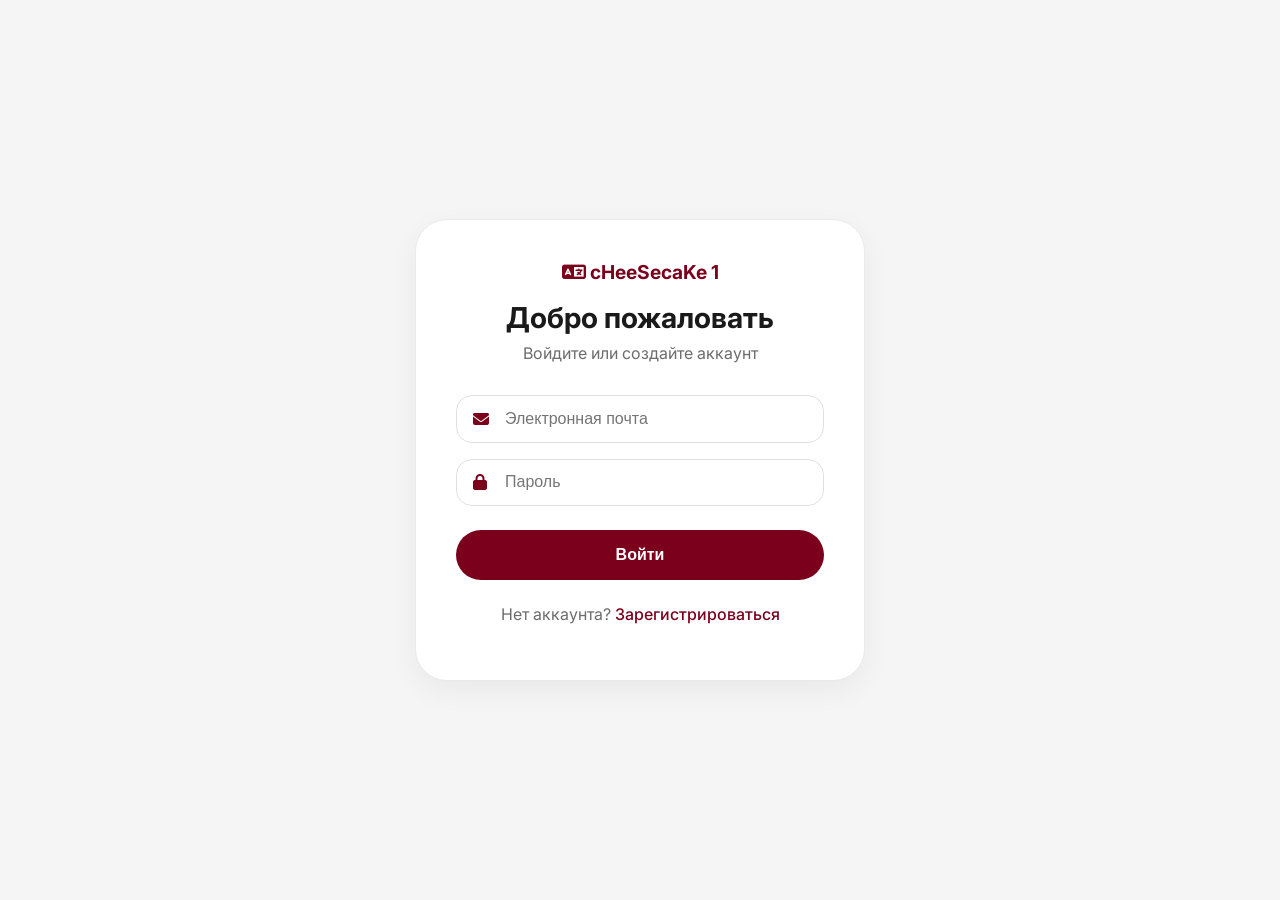
<file: lesson2.html>
<!DOCTYPE html>
<html lang="ru">
<head>
    <meta charset="UTF-8">
    <meta name="viewport" content="width=device-width, initial-scale=1.0, viewport-fit=cover">
    <meta name="apple-mobile-web-app-capable" content="yes">
<meta name="apple-mobile-web-app-status-bar-style" content="black-translucent">
<meta name="apple-mobile-web-app-title" content="cHeeSecaKe">
<link rel="apple-touch-icon" href="images/logo-192.png">
    <title>Урок 2 — Числа | cHeeSecaKe 1</title>
    <link rel="manifest" href="/manifest.json">
    <meta name="theme-color" content="#7B001C">
    <link rel="icon" href="images/logo.png">
    <link rel="stylesheet" href="style.css">
    <link href="https://fonts.googleapis.com/css2?family=Inter:opsz,wght@14..32,300;14..32,400;14..32,500;14..32,600;14..32,700&display=swap" rel="stylesheet">
    <link rel="stylesheet" href="https://cdnjs.cloudflare.com/ajax/libs/font-awesome/6.5.1/css/all.min.css">
    <style>
        .exit-lesson-btn {
            position: fixed;
            bottom: 2rem;
            left: 2rem;
            width: 56px;
            height: 56px;
            border-radius: 50%;
            background: #6c6c6c;
            color: white;
            border: none;
            cursor: pointer;
            box-shadow: 0 4px 12px rgba(0,0,0,0.2);
            transition: all 0.2s ease;
            display: flex;
            align-items: center;
            justify-content: center;
            z-index: 100;
        }
        .exit-lesson-btn:hover {
            background: #555;
            transform: scale(1.05);
        }
        .exit-lesson-btn i {
            font-size: 1.4rem;
        }
        .add-to-review-btn {
            position: fixed;
            bottom: 2rem;
            right: 2rem;
            width: 56px;
            height: 56px;
            border-radius: 50%;
            background: #ff9800;
            color: white;
            border: none;
            cursor: pointer;
            box-shadow: 0 4px 12px rgba(0,0,0,0.2);
            transition: all 0.2s ease;
            display: flex;
            align-items: center;
            justify-content: center;
            z-index: 100;
            font-size: 1.4rem;
        }
        .add-to-review-btn:hover {
            background: #e68900;
            transform: scale(1.05);
        }
        @keyframes pulse {
            0% { transform: scale(1); box-shadow: 0 0 0 0 rgba(255, 152, 0, 0.7); }
            70% { transform: scale(1.05); box-shadow: 0 0 0 15px rgba(255, 152, 0, 0); }
            100% { transform: scale(1); box-shadow: 0 0 0 0 rgba(255, 152, 0, 0); }
        }
        .words-list {
            display: flex;
            flex-wrap: wrap;
            justify-content: center;
            gap: 0.75rem;
            margin: 1rem 0;
        }
        .word-card {
            background: #f8f8f8;
            border: 1px solid #eaeaea;
            border-radius: 40px;
            padding: 0.5rem 1rem;
            display: inline-flex;
            align-items: center;
            gap: 0.5rem;
            transition: all 0.2s;
        }
        .word-card:hover {
            background: #FFF0F2;
            border-color: #7B001C;
        }
        .word-card .word-text {
            font-size: 1rem;
            font-weight: 500;
        }
        .word-card .word-pinyin {
            font-size: 0.7rem;
            color: #888;
        }
        .word-card .add-word-btn {
            background: #ff9800;
            color: white;
            border: none;
            border-radius: 50%;
            width: 24px;
            height: 24px;
            font-size: 0.8rem;
            cursor: pointer;
            transition: all 0.2s;
            display: inline-flex;
            align-items: center;
            justify-content: center;
        }
        .word-card .add-word-btn:hover {
            background: #e68900;
            transform: scale(1.1);
        }
        .word-card.added {
            background: #e8f5e9;
            border-color: #4CAF50;
        }
        .word-card.added .add-word-btn {
            background: #4CAF50;
            pointer-events: none;
        }
        .lesson-container {
            max-width: 800px;
            margin: 0 auto;
            padding: 2rem;
        }
        .exercise-card {
            background: white;
            border-radius: 32px;
            padding: 2rem;
            box-shadow: 0 10px 30px rgba(0,0,0,0.05);
            border: 1px solid #eaeaea;
        }
        .exercise-title {
            font-size: 1.2rem;
            color: #7B001C;
            margin-bottom: 1.5rem;
            display: flex;
            align-items: center;
            gap: 0.5rem;
        }
        .word-display {
            text-align: center;
            margin-bottom: 2rem;
        }
        .chinese-char {
            font-size: 3.5rem;
            font-weight: 600;
            color: #1a1a1a;
            margin-bottom: 0.5rem;
        }
        .pinyin-display {
            font-size: 1.2rem;
            color: #7B001C;
            margin-bottom: 0.5rem;
        }
        .audio-btn {
            background: #7B001C;
            color: white;
            border: none;
            width: 48px;
            height: 48px;
            border-radius: 50%;
            cursor: pointer;
            margin: 1rem auto;
            display: flex;
            align-items: center;
            justify-content: center;
            transition: all 0.2s;
        }
        .audio-btn:hover {
            background: #480607;
            transform: scale(1.05);
        }
        .options-grid {
            display: grid;
            grid-template-columns: repeat(2, 1fr);
            gap: 1rem;
            margin: 1.5rem 0;
        }
        .option-card {
            background: white;
            border: 2px solid #eaeaea;
            border-radius: 20px;
            padding: 1rem;
            text-align: center;
            cursor: pointer;
            transition: all 0.2s;
        }
        .option-card:hover {
            border-color: #7B001C;
            transform: translateY(-2px);
        }
        .option-card.selected {
            border-color: #7B001C;
            background: #FFF0F2;
        }
        .option-emoji {
            font-size: 3rem;
            margin-bottom: 0.5rem;
        }
        .option-label {
            margin-top: 0.5rem;
            font-weight: 500;
        }
        .sentence-container {
            text-align: center;
            margin: 2rem 0;
        }
        .sentence-text {
            font-size: 1.5rem;
            margin-bottom: 1.5rem;
        }
        .highlight-char {
            color: #7B001C;
            font-weight: bold;
            font-size: 1.8rem;
        }
        .blanks-container {
            display: flex;
            justify-content: center;
            gap: 1rem;
            margin: 1.5rem 0;
            flex-wrap: wrap;
            align-items: center;
        }
        .blank-input {
            width: 120px;
            padding: 0.75rem;
            font-size: 1rem;
            border: 2px solid #eaeaea;
            border-radius: 12px;
            text-align: center;
            outline: none;
            background: white;
        }
        .blank-input:focus {
            border-color: #7B001C;
        }
        .suffix-text {
            font-size: 1.3rem;
            font-weight: 500;
            color: #1a1a1a;
        }
        .word-bank {
            display: flex;
            flex-wrap: wrap;
            justify-content: center;
            gap: 0.75rem;
            margin: 1.5rem 0;
        }
        .word-bank-item {
            background: #f0f0f0;
            padding: 0.6rem 1.2rem;
            border-radius: 40px;
            cursor: pointer;
            transition: all 0.2s;
        }
        .word-bank-item:hover {
            background: #7B001C;
            color: white;
        }
        .action-buttons {
            display: flex;
            gap: 1rem;
            justify-content: center;
            margin-top: 1.5rem;
        }
        .check-btn {
            background: #7B001C;
            color: white;
            border: none;
            padding: 0.85rem 2rem;
            border-radius: 40px;
            font-weight: 600;
            cursor: pointer;
            transition: all 0.2s;
        }
        .check-btn:hover {
            background: #480607;
            transform: translateY(-2px);
        }
        .next-btn {
            background: #4CAF50;
            color: white;
            border: none;
            padding: 0.85rem 2rem;
            border-radius: 40px;
            font-weight: 600;
            cursor: pointer;
            transition: all 0.2s;
        }
        .tryagain-btn {
            background: #7B001C;
            color: white;
            border: none;
            padding: 0.85rem 2rem;
            border-radius: 40px;
            font-weight: 600;
            cursor: pointer;
            transition: all 0.2s;
        }
        .result-overlay {
            position: fixed;
            top: 0;
            left: 0;
            width: 100%;
            height: 100%;
            background: rgba(0,0,0,0.5);
            display: flex;
            align-items: center;
            justify-content: center;
            z-index: 1000;
        }
        .result-card {
            background: white;
            border-radius: 32px;
            padding: 2rem;
            text-align: center;
            max-width: 350px;
            width: 90%;
        }
        .result-card.correct {
            border: 3px solid #4CAF50;
        }
        .result-card.wrong {
            border: 3px solid #7B001C;
        }
        .result-icon {
            font-size: 3rem;
            margin-bottom: 1rem;
        }
        .result-title {
            font-size: 1.5rem;
            font-weight: 700;
            margin-bottom: 0.5rem;
        }
        .result-card.correct .result-title {
            color: #4CAF50;
        }
        .result-card.wrong .result-title {
            color: #7B001C;
        }
        .result-details {
            margin: 1rem 0;
            padding: 1rem;
            background: #f8f8f8;
            border-radius: 16px;
        }
        .progress-bar {
            background: #e0e0e0;
            border-radius: 20px;
            height: 6px;
            margin-bottom: 1rem;
        }
        .progress-fill {
            background: #7B001C;
            border-radius: 20px;
            height: 100%;
            width: 0%;
            transition: width 0.3s;
        }
        @keyframes fadeOut {
            0% { opacity: 1; transform: translateX(-50%) scale(1); }
            70% { opacity: 1; }
            100% { opacity: 0; transform: translateX(-50%) scale(0.9); visibility: hidden; }
        }
        @media (max-width: 600px) {
            .lesson-container { padding: 1rem; }
            .options-grid { grid-template-columns: 1fr; }
            .sentence-text { font-size: 1.1rem; }
            .blanks-container { flex-direction: column; align-items: center; }
            .add-to-review-btn, .exit-lesson-btn, .reset-lesson-btn {
                bottom: 80px;
                width: 48px;
                height: 48px;
            }
            .add-to-review-btn { right: 1rem; }
            .exit-lesson-btn { left: 1rem; }
            .reset-lesson-btn { right: 1rem; }
        }
    </style>
</head>
<body>
    <div class="mobile-header">
        <div class="mobile-header-logo">
            <img src="images/logo.png" alt="cHeeSecaKe" onerror="this.src='https://placehold.co/32x32/7B001C/white?text=CS'">
            <span>cHeeSecaKe <span class="one">1</span></span>
        </div>
    </div>
    <div class="app-container">
        <aside class="sidebar">
            <div class="sidebar-logo">
                <img src="images/logo.png" alt="cHeeSecaKe" class="sidebar-logo-img">
                <span class="sidebar-title">cHeeSecaKe <span class="one">1</span></span>
            </div>
            <nav class="sidebar-nav">
                <a href="lessons.html" class="sidebar-item">
                    <span class="sidebar-icon">📚</span> Уроки
                </a>
                <a href="profile.html" class="sidebar-item">
                    <span class="sidebar-icon">👤</span> Профиль
                </a>
                <a href="training.html" class="sidebar-item">
                    <span class="sidebar-icon">🏋️</span> Тренировка
                </a>
                <a href="letters.html" class="sidebar-item">
                    <span class="sidebar-icon">🔤</span> Буквы и тоны
                </a>
                <a href="about.html" class="sidebar-item">
                    <span class="sidebar-icon">🍰</span> О нас
                </a>
            </nav>
        </aside>

        <main class="main-content-with-sidebar">
            <div class="lesson-container">
                <div class="progress-bar">
                    <div class="progress-fill" id="progressFill"></div>
                </div>
                <div id="exerciseContainer"></div>
            </div>
        </main>
    </div>

    <script src="script.js"></script>
    
    <script>
        // ========== ЗВУКИ ==========
        function playErrorSound() {
            const audio = new Audio('audio/error.mp3');
            audio.play().catch(e => console.log('Audio error:', e));
        }
        function playSuccessSound() {
            const audio = new Audio('audio/success.mp3');
            audio.play().catch(e => console.log('Audio error:', e));
        }
        function playAudio(path) {
            const audio = new Audio(path);
            audio.play().catch(e => console.log('Audio error:', e));
        }

        // ========== ЗАЩИТА ВЫХОДА ==========
        let pendingExitUrl = null;

        function showExitConfirmModal(targetUrl) {
            pendingExitUrl = targetUrl;
            const modal = document.getElementById('exitLessonModal');
            if (modal) modal.classList.add('active');
        }

        function closeExitModal() {
            const modal = document.getElementById('exitLessonModal');
            if (modal) modal.classList.remove('active');
            pendingExitUrl = null;
        }

        function setupMenuProtection() {
            const menuLinks = document.querySelectorAll('.sidebar-item');
            menuLinks.forEach(link => {
                link.addEventListener('click', (e) => {
                    const targetUrl = link.getAttribute('href');
                    if (targetUrl && targetUrl !== '#') {
                        e.preventDefault();
                        showExitConfirmModal(targetUrl);
                    }
                });
            });
        }

        function addExitButton() {
            const existingBtn = document.querySelector('.exit-lesson-btn');
            if (existingBtn) existingBtn.remove();
            const exitBtn = document.createElement('button');
            exitBtn.className = 'exit-lesson-btn';
            exitBtn.innerHTML = '<i class="fas fa-home"></i>';
            exitBtn.onclick = () => showExitConfirmModal('lessons.html');
            document.body.appendChild(exitBtn);
        }

        // ========== ДОБАВЛЕНИЕ СЛОВА В ТРЕНИРОВКУ ==========
        function addWordToReview(word, pinyin = '') {
            const user = getCurrentUser();
            if (!user) return false;
            
            const users = getUsers();
            const idx = users.findIndex(u => u.id === user.id);
            if (idx !== -1) {
                if (!users[idx].wordsToReview) users[idx].wordsToReview = [];
                if (!users[idx].wordsToReview.includes(word)) {
                    users[idx].wordsToReview.push(word);
                    saveUsers(users);
                    showToast(`✅ Слово "${word}" добавлено в тренировку!`, '#4CAF50');
                    return true;
                } else {
                    showToast(`⚠️ Слово "${word}" уже в тренировке!`, '#ff9800');
                    return false;
                }
            }
            return false;
        }

        function showToast(message, color) {
            const toast = document.createElement('div');
            toast.textContent = message;
            toast.style.cssText = `position: fixed; top: 20px; left: 50%; transform: translateX(-50%); background: ${color}; color: white; padding: 10px 20px; border-radius: 40px; font-size: 14px; z-index: 10000; animation: fadeOut 2s forwards;`;
            document.body.appendChild(toast);
            setTimeout(() => toast.remove(), 2000);
        }

        function addReviewButton(currentWord, currentPinyin = '') {
            const existingBtn = document.querySelector('.add-to-review-btn');
            if (existingBtn) existingBtn.remove();
            
            const reviewBtn = document.createElement('button');
            reviewBtn.className = 'add-to-review-btn';
            reviewBtn.innerHTML = '<i class="fas fa-bookmark"></i>';
            reviewBtn.onclick = () => addWordToReview(currentWord, currentPinyin);
            document.body.appendChild(reviewBtn);
        }

        // ========== ДАННЫЕ УПРАЖНЕНИЙ ==========
        const exercises = [
            // Выбор эмодзи (цифры 1-10)
            { type: 'image-choice', word: { chinese: '一', pinyin: 'yī' }, audio: 'audio/yi.mp3', options: [
                { id: 1, label: 'Два', emoji: '2️⃣', correct: false },
                { id: 2, label: 'Пять', emoji: '5️⃣', correct: false },
                { id: 3, label: 'Один', emoji: '1️⃣', correct: true },
                { id: 4, label: 'Восемь', emoji: '8️⃣', correct: false }
            ] },
            { type: 'image-choice', word: { chinese: '二', pinyin: 'èr' }, audio: 'audio/er.mp3', options: [
                { id: 1, label: 'Два', emoji: '2️⃣', correct: true },
                { id: 2, label: 'Семь', emoji: '7️⃣', correct: false },
                { id: 3, label: 'Один', emoji: '1️⃣', correct: false },
                { id: 4, label: 'Четыре', emoji: '4️⃣', correct: false }
            ] },
            { type: 'image-choice', word: { chinese: '三', pinyin: 'sān' }, audio: 'audio/san.mp3', options: [
                { id: 1, label: 'Шесть', emoji: '6️⃣', correct: false },
                { id: 2, label: 'Три', emoji: '3️⃣', correct: true },
                { id: 3, label: 'Девять', emoji: '9️⃣', correct: false },
                { id: 4, label: 'Два', emoji: '2️⃣', correct: false }
            ] },
            { type: 'image-choice', word: { chinese: '四', pinyin: 'sì' }, audio: 'audio/si.mp3', options: [
                { id: 1, label: 'Четыре', emoji: '4️⃣', correct: true },
                { id: 2, label: 'Один', emoji: '1️⃣', correct: false },
                { id: 3, label: 'Восемь', emoji: '8️⃣', correct: false },
                { id: 4, label: 'Пять', emoji: '5️⃣', correct: false }
            ] },
            { type: 'image-choice', word: { chinese: '五', pinyin: 'wǔ' }, audio: 'audio/wu.mp3', options: [
                { id: 1, label: 'Три', emoji: '3️⃣', correct: false },
                { id: 2, label: 'Десять', emoji: '🔟', correct: false },
                { id: 3, label: 'Пять', emoji: '5️⃣', correct: true },
                { id: 4, label: 'Шесть', emoji: '6️⃣', correct: false }
            ] },
            { type: 'image-choice', word: { chinese: '六', pinyin: 'liù' }, audio: 'audio/liu.mp3', options: [
                { id: 1, label: 'Семь', emoji: '7️⃣', correct: false },
                { id: 2, label: 'Два', emoji: '2️⃣', correct: false },
                { id: 3, label: 'Шесть', emoji: '6️⃣', correct: true },
                { id: 4, label: 'Четыре', emoji: '4️⃣', correct: false }
            ] },
            { type: 'image-choice', word: { chinese: '七', pinyin: 'qī' }, audio: 'audio/qi.mp3', options: [
                { id: 1, label: 'Девять', emoji: '9️⃣', correct: false },
                { id: 2, label: 'Семь', emoji: '7️⃣', correct: true },
                { id: 3, label: 'Три', emoji: '3️⃣', correct: false },
                { id: 4, label: 'Один', emoji: '1️⃣', correct: false }
            ] },
            { type: 'image-choice', word: { chinese: '八', pinyin: 'bā' }, audio: 'audio/ba.mp3', options: [
                { id: 1, label: 'Восемь', emoji: '8️⃣', correct: true },
                { id: 2, label: 'Пять', emoji: '5️⃣', correct: false },
                { id: 3, label: 'Шесть', emoji: '6️⃣', correct: false },
                { id: 4, label: 'Десять', emoji: '🔟', correct: false }
            ] },
            { type: 'image-choice', word: { chinese: '九', pinyin: 'jiǔ' }, audio: 'audio/jiu.mp3', options: [
                { id: 1, label: 'Четыре', emoji: '4️⃣', correct: false },
                { id: 2, label: 'Девять', emoji: '9️⃣', correct: true },
                { id: 3, label: 'Семь', emoji: '7️⃣', correct: false },
                { id: 4, label: 'Два', emoji: '2️⃣', correct: false }
            ] },
            { type: 'image-choice', word: { chinese: '十', pinyin: 'shí' }, audio: 'audio/shi.mp3', options: [
                { id: 1, label: 'Десять', emoji: '🔟', correct: true },
                { id: 2, label: 'Один', emoji: '1️⃣', correct: false },
                { id: 3, label: 'Восемь', emoji: '8️⃣', correct: false },
                { id: 4, label: 'Три', emoji: '3️⃣', correct: false }
            ] },

            // Выбор иероглифа
            { type: 'hanzi-choice', question: 'Один', audio: 'audio/yi.mp3', options: [
                { id: 1, text: '四', pinyin: 'sì', correct: false, audioFile: 'si.mp3' },
                { id: 2, text: '一', pinyin: 'yī', correct: true, audioFile: 'yi.mp3' },
                { id: 3, text: '七', pinyin: 'qī', correct: false, audioFile: 'qi.mp3' },
                { id: 4, text: '九', pinyin: 'jiǔ', correct: false, audioFile: 'jiu.mp3' }
            ] },
            { type: 'hanzi-choice', question: 'Два', audio: 'audio/er.mp3', options: [
                { id: 1, text: '八', pinyin: 'bā', correct: false, audioFile: 'ba.mp3' },
                { id: 2, text: '五', pinyin: 'wǔ', correct: false, audioFile: 'wu.mp3' },
                { id: 3, text: '二', pinyin: 'èr', correct: true, audioFile: 'er.mp3' },
                { id: 4, text: '三', pinyin: 'sān', correct: false, audioFile: 'san.mp3' }
            ] },
            { type: 'hanzi-choice', question: 'Три', audio: 'audio/san.mp3', options: [
                { id: 1, text: '三', pinyin: 'sān', correct: true, audioFile: 'san.mp3' },
                { id: 2, text: '六', pinyin: 'liù', correct: false, audioFile: 'liu.mp3' },
                { id: 3, text: '一', pinyin: 'yī', correct: false, audioFile: 'yi.mp3' },
                { id: 4, text: '十', pinyin: 'shí', correct: false, audioFile: 'shi.mp3' }
            ] },
            { type: 'hanzi-choice', question: 'Четыре', audio: 'audio/si.mp3', options: [
                { id: 1, text: '四', pinyin: 'sì', correct: true, audioFile: 'si.mp3' },
                { id: 2, text: '二', pinyin: 'èr', correct: false, audioFile: 'er.mp3' },
                { id: 3, text: '九', pinyin: 'jiǔ', correct: false, audioFile: 'jiu.mp3' },
                { id: 4, text: '七', pinyin: 'qī', correct: false, audioFile: 'qi.mp3' }
            ] },
            { type: 'hanzi-choice', question: 'Пять', audio: 'audio/wu.mp3', options: [
                { id: 1, text: '八', pinyin: 'bā', correct: false, audioFile: 'ba.mp3' },
                { id: 2, text: '五', pinyin: 'wǔ', correct: true, audioFile: 'wu.mp3' },
                { id: 3, text: '三', pinyin: 'sān', correct: false, audioFile: 'san.mp3' },
                { id: 4, text: '十', pinyin: 'shí', correct: false, audioFile: 'shi.mp3' }
            ] },
            { type: 'hanzi-choice', question: 'Шесть', audio: 'audio/liu.mp3', options: [
                { id: 1, text: '六', pinyin: 'liù', correct: true, audioFile: 'liu.mp3' },
                { id: 2, text: '一', pinyin: 'yī', correct: false, audioFile: 'yi.mp3' },
                { id: 3, text: '四', pinyin: 'sì', correct: false, audioFile: 'si.mp3' },
                { id: 4, text: '九', pinyin: 'jiǔ', correct: false, audioFile: 'jiu.mp3' }
            ] },
            { type: 'hanzi-choice', question: 'Семь', audio: 'audio/qi.mp3', options: [
                { id: 1, text: '三', pinyin: 'sān', correct: false, audioFile: 'san.mp3' },
                { id: 2, text: '七', pinyin: 'qī', correct: true, audioFile: 'qi.mp3' },
                { id: 3, text: '八', pinyin: 'bā', correct: false, audioFile: 'ba.mp3' },
                { id: 4, text: '五', pinyin: 'wǔ', correct: false, audioFile: 'wu.mp3' }
            ] },
            { type: 'hanzi-choice', question: 'Восемь', audio: 'audio/ba.mp3', options: [
                { id: 1, text: '二', pinyin: 'èr', correct: false, audioFile: 'er.mp3' },
                { id: 2, text: '八', pinyin: 'bā', correct: true, audioFile: 'ba.mp3' },
                { id: 3, text: '六', pinyin: 'liù', correct: false, audioFile: 'liu.mp3' },
                { id: 4, text: '十', pinyin: 'shí', correct: false, audioFile: 'shi.mp3' }
            ] },
            { type: 'hanzi-choice', question: 'Девять', audio: 'audio/jiu.mp3', options: [
                { id: 1, text: '九', pinyin: 'jiǔ', correct: true, audioFile: 'jiu.mp3' },
                { id: 2, text: '四', pinyin: 'sì', correct: false, audioFile: 'si.mp3' },
                { id: 3, text: '一', pinyin: 'yī', correct: false, audioFile: 'yi.mp3' },
                { id: 4, text: '七', pinyin: 'qī', correct: false, audioFile: 'qi.mp3' }
            ] },
            { type: 'hanzi-choice', question: 'Десять', audio: 'audio/shi.mp3', options: [
                { id: 1, text: '五', pinyin: 'wǔ', correct: false, audioFile: 'wu.mp3' },
                { id: 2, text: '三', pinyin: 'sān', correct: false, audioFile: 'san.mp3' },
                { id: 3, text: '十', pinyin: 'shí', correct: true, audioFile: 'shi.mp3' },
                { id: 4, text: '八', pinyin: 'bā', correct: false, audioFile: 'ba.mp3' }
            ] },
            { type: 'hanzi-choice', question: 'Ноль', audio: 'audio/ling.mp3', options: [
                { id: 1, text: '九', pinyin: 'jiǔ', correct: false, audioFile: 'jiu.mp3' },
                { id: 2, text: '零', pinyin: 'líng', correct: true, audioFile: 'ling.mp3' },
                { id: 3, text: '六', pinyin: 'liù', correct: false, audioFile: 'liu.mp3' },
                { id: 4, text: '二', pinyin: 'èr', correct: false, audioFile: 'er.mp3' }
            ] },

            // Заполнение пропусков
            { type: 'fill-blanks-number', sentence: { chinese: '我有 ___ 个苹果', pinyin: 'wǒ yǒu ___ ge píngguǒ', translation: 'У меня есть три яблока' }, audio: 'audio/woyousangepingguo.mp3', blankCorrect: '三', wordBank: ['一', '四', '三', '六', '八'] },
            { type: 'dialogue-blank', sentence: { chinese: 'A: 这个多少钱？ B: ___ 元', pinyin: 'zhège duōshǎo qián? ___ yuán', translation: 'A: Сколько это стоит? B: 10 юаней' }, audio: 'audio/shiyuan.mp3', blankCorrect: '十', wordBank: ['五', '十', '二', '七', '一百'] },

            // Выбор перевода
            { type: 'translation-choice', sentence: { chinese: '我有三个苹果', pinyin: 'wǒ yǒu sān ge píngguǒ' }, audio: 'audio/woyousangepingguo.mp3', options: [
                { id: 1, text: 'У меня есть пять яблок', correct: false },
                { id: 2, text: 'У меня есть два яблока', correct: false },
                { id: 3, text: 'У меня есть три яблока', correct: true },
                { id: 4, text: 'У меня есть десять яблок', correct: false }
            ] },
            { type: 'translation-choice', sentence: { chinese: '这个多少钱？', pinyin: 'zhège duōshǎo qián?' }, audio: 'audio/zhegeduoshaoqian.mp3', options: [
                { id: 1, text: 'Где это?', correct: false },
                { id: 2, text: 'Сколько это стоит?', correct: true },
                { id: 3, text: 'Что это?', correct: false },
                { id: 4, text: 'Почему это дорого?', correct: false }
            ] },
            { type: 'translation-choice', sentence: { chinese: '我有一个苹果', pinyin: 'wǒ yǒu yī ge píngguǒ' }, audio: 'audio/woyouyige.mp3', options: [
                { id: 1, text: 'У меня есть одно яблоко', correct: true },
                { id: 2, text: 'У меня есть два яблока', correct: false },
                { id: 3, text: 'У меня есть три яблока', correct: false },
                { id: 4, text: 'У меня есть четыре яблока', correct: false }
            ] },
            { type: 'translation-choice', sentence: { chinese: '五元', pinyin: 'wǔ yuán' }, audio: 'audio/wuyuan.mp3', options: [
                { id: 1, text: 'Десять юаней', correct: false },
                { id: 2, text: 'Пять юаней', correct: true },
                { id: 3, text: 'Три юаня', correct: false },
                { id: 4, text: 'Восемь юаней', correct: false }
            ] },

            { type: 'completion' }
        ];

        let currentIndex = 0;
        let correctCount = 0;
        let totalAttempts = 0;
        let currentWordForReview = '';
        let currentPinyinForReview = '';

        const lessonNumber = 2;
        const lessonWords = [
            { chinese: '一', pinyin: 'yī', translation: 'Один' },
            { chinese: '二', pinyin: 'èr', translation: 'Два' },
            { chinese: '三', pinyin: 'sān', translation: 'Три' },
            { chinese: '四', pinyin: 'sì', translation: 'Четыре' },
            { chinese: '五', pinyin: 'wǔ', translation: 'Пять' },
            { chinese: '六', pinyin: 'liù', translation: 'Шесть' },
            { chinese: '七', pinyin: 'qī', translation: 'Семь' },
            { chinese: '八', pinyin: 'bā', translation: 'Восемь' },
            { chinese: '九', pinyin: 'jiǔ', translation: 'Девять' },
            { chinese: '十', pinyin: 'shí', translation: 'Десять' },
            { chinese: '零', pinyin: 'líng', translation: 'Ноль' }
        ];

        function getLessonWordsList() {
            return lessonWords.map(w => `
                <div class="word-card" data-word="${w.chinese}" data-pinyin="${w.pinyin}">
                    <span class="word-text">${w.chinese}</span>
                    <span class="word-pinyin">${w.pinyin}</span>
                    <button class="add-word-btn" onclick="addWordFromList('${w.chinese}', '${w.pinyin}')">+</button>
                </div>
            `).join('');
        }

        window.addWordFromList = function(word, pinyin) {
            const added = addWordToReview(word, pinyin);
            if (added) {
                const card = document.querySelector(`.word-card[data-word="${word}"]`);
                if (card) card.classList.add('added');
            }
        };

function saveLessonResults(percentCorrect) {
    const user = getCurrentUser();
    if (!user) return;
    
    const progressData = {
        lessonResults: {
            [lessonNumber]: {
                correct: correctCount,
                total: totalAttempts,
                percent: percentCorrect,
                date: new Date().toISOString()
            }
        }
    };
    
    // Используем синхронизацию с офлайн-поддержкой
    if (typeof saveProgressWithSync === 'function') {
        saveProgressWithSync(progressData);
    } else {
        // fallback если функция не определена
        const users = getUsers();
        const idx = users.findIndex(u => u.id === user.id);
        if (idx !== -1) {
            if (!users[idx].lessonResults) users[idx].lessonResults = {};
            users[idx].lessonResults[lessonNumber] = {
                correct: correctCount,
                total: totalAttempts,
                percent: percentCorrect,
                date: new Date().toISOString()
            };
            saveUsers(users);
        }
    }
}
        function updateProgress() {
            const percent = (currentIndex / exercises.length) * 100;
            const fill = document.getElementById('progressFill');
            if (fill) fill.style.width = percent + '%';
        }

        function showResult(isCorrect, correctAnswer, onNext, onRetry) {
            totalAttempts++;
            if (isCorrect) correctCount++;
            
            const overlay = document.createElement('div');
            overlay.className = 'result-overlay';
            overlay.innerHTML = `
                <div class="result-card ${isCorrect ? 'correct' : 'wrong'}">
                    <div class="result-icon">${isCorrect ? '🎉' : '❌'}</div>
                    <div class="result-title">${isCorrect ? 'Правильно!' : 'Неправильно'}</div>
                    ${!isCorrect && correctAnswer ? `<div class="result-details">${correctAnswer}</div>` : ''}
                    <div class="action-buttons">
                        ${isCorrect ? '<button class="next-btn" id="resultNextBtn">Далее</button>' : '<button class="tryagain-btn" id="resultRetryBtn">Попробовать еще раз</button>'}
                    </div>
                </div>
            `;
            document.body.appendChild(overlay);
            
            if (isCorrect) {
                playSuccessSound();
                document.getElementById('resultNextBtn').onclick = () => {
                    overlay.remove();
                    if (typeof onNext === 'function') onNext();
                };
            } else {
                playErrorSound();
                document.getElementById('resultRetryBtn').onclick = () => {
                    overlay.remove();
                    if (typeof onRetry === 'function') onRetry();
                };
            }
        }

        function resetLesson() {
            if (confirm('Вы действительно хотите пройти урок заново? Весь прогресс по этому уроку будет сброшен.')) {
                const user = getCurrentUser();
                if (user) {
                    const users = getUsers();
                    const idx = users.findIndex(u => u.id === user.id);
                    if (idx !== -1) {
                        if (users[idx].completedLessons) {
                            users[idx].completedLessons = users[idx].completedLessons.filter(id => id !== lessonNumber);
                        }
                        if (users[idx].learnedWords) {
                            users[idx].learnedWords = users[idx].learnedWords.filter(w => !lessonWords.map(lw => lw.chinese).includes(w));
                        }
                        saveUsers(users);
                        const { password: _, ...updatedUser } = users[idx];
                        setCurrentUser(updatedUser);
                    }
                }
                currentIndex = 0;
                correctCount = 0;
                totalAttempts = 0;
                updateProgress();
                renderCurrent();
                
                showToast('🔄 Прогресс урока сброшен. Начинаем заново!', '#4CAF50');
            }
        }

        // ========== ОБРАБОТЧИКИ УПРАЖНЕНИЙ ==========
        function renderImageChoice(ex) {
            let selectedId = null;
            const container = document.getElementById('exerciseContainer');
            currentWordForReview = ex.word.chinese;
            currentPinyinForReview = ex.word.pinyin;
            
            container.innerHTML = `
                <div class="exercise-card">
                    <div class="exercise-title"><i class="fas fa-image"></i> Выберите правильное изображение</div>
                    <div class="word-display">
                        <div class="chinese-char">${ex.word.chinese}</div>
                        <div class="pinyin-display">${ex.word.pinyin}</div>
                        <button class="audio-btn" id="audioBtn"><i class="fas fa-play"></i></button>
                    </div>
                    <div class="options-grid" id="optionsGrid">
                        ${ex.options.map(opt => `<div class="option-card" data-id="${opt.id}"><div class="option-emoji">${opt.emoji}</div><div class="option-label">${opt.label}</div></div>`).join('')}
                    </div>
                    <div class="action-buttons"><button class="check-btn" id="checkBtn">Проверить</button></div>
                </div>
            `;
            document.getElementById('audioBtn').onclick = () => playAudio(ex.audio);
            setTimeout(() => playAudio(ex.audio), 100);
            document.querySelectorAll('.option-card').forEach(card => {
                card.onclick = () => {
                    document.querySelectorAll('.option-card').forEach(c => c.classList.remove('selected'));
                    card.classList.add('selected');
                    selectedId = parseInt(card.dataset.id);
                };
            });
            document.getElementById('checkBtn').onclick = () => {
                if (selectedId === null) { alert('Выберите ответ'); return; }
                const selected = ex.options.find(o => o.id === selectedId);
                showResult(selected.correct, null,
                    () => { currentIndex++; updateProgress(); renderCurrent(); },
                    () => { renderCurrent(); }
                );
            };
            addExitButton();
            addReviewButton(currentWordForReview, currentPinyinForReview);
        }

        function renderHanziChoice(ex) {
            let selectedId = null;
            const container = document.getElementById('exerciseContainer');
            const wordMap = { 'Один': '一', 'Два': '二', 'Три': '三', 'Четыре': '四', 'Пять': '五', 'Шесть': '六', 'Семь': '七', 'Восемь': '八', 'Девять': '九', 'Десять': '十', 'Ноль': '零' };
            currentWordForReview = wordMap[ex.question] || ex.question;
            currentPinyinForReview = '';
            
            container.innerHTML = `
                <div class="exercise-card">
                    <div class="exercise-title"><i class="fas fa-font"></i> Выберите правильный иероглиф</div>
                    <div class="word-display">
                        <div class="chinese-char">${ex.question}</div>
                        <button class="audio-btn" id="audioBtn"><i class="fas fa-play"></i></button>
                    </div>
                    <div class="options-grid" id="optionsGrid">
                        ${ex.options.map(opt => `<div class="option-card" data-id="${opt.id}" data-audio="${opt.audioFile || ''}"><div class="chinese-char" style="font-size: 2rem;">${opt.text}</div><div class="option-label">${opt.pinyin}</div></div>`).join('')}
                    </div>
                    <div class="action-buttons"><button class="check-btn" id="checkBtn">Проверить</button></div>
                </div>
            `;
            document.getElementById('audioBtn').onclick = () => playAudio(ex.audio);
            setTimeout(() => playAudio(ex.audio), 100);
            document.querySelectorAll('.option-card').forEach(card => {
                card.onclick = () => {
                    document.querySelectorAll('.option-card').forEach(c => c.classList.remove('selected'));
                    card.classList.add('selected');
                    selectedId = parseInt(card.dataset.id);
                    const audioFile = card.dataset.audio;
                    if (audioFile) { const audio = new Audio(`audio/${audioFile}`); audio.play().catch(e => {}); }
                };
            });
            document.getElementById('checkBtn').onclick = () => {
                if (selectedId === null) { alert('Выберите ответ'); return; }
                const selected = ex.options.find(o => o.id === selectedId);
                showResult(selected.correct, null,
                    () => { currentIndex++; updateProgress(); renderCurrent(); },
                    () => { renderCurrent(); }
                );
            };
            addExitButton();
            addReviewButton(currentWordForReview, currentPinyinForReview);
        }

        function renderFillBlanksNumber(ex) {
            let blankVal = '';
            const container = document.getElementById('exerciseContainer');
            currentWordForReview = ex.sentence.chinese.includes('苹果') ? (ex.blankCorrect === '三' ? '三' : '二') : '';
            
            container.innerHTML = `
                <div class="exercise-card">
                    <div class="exercise-title"><i class="fas fa-pen"></i> Заполните пропуск</div>
                    <div class="sentence-container">
                        <div class="sentence-text">${ex.sentence.chinese}</div>
                        <div class="blanks-container">
                            <input type="text" class="blank-input" id="blank1" placeholder="_____" style="width: 100px;">
                        </div>
                        <div class="translation-display">${ex.sentence.translation}</div>
                        <button class="audio-btn" id="audioBtn"><i class="fas fa-play"></i></button>
                    </div>
                    <div class="word-bank" id="wordBank">
                        ${ex.wordBank.map(w => `<span class="word-bank-item" data-word="${w}">${w}</span>`).join('')}
                    </div>
                    <div class="action-buttons"><button class="check-btn" id="checkBtn">Проверить</button></div>
                </div>
            `;
            document.getElementById('audioBtn').onclick = () => playAudio(ex.audio);
            setTimeout(() => playAudio(ex.audio), 100);
            const b1 = document.getElementById('blank1');
            b1.oninput = (e) => { blankVal = e.target.value; };
            b1.addEventListener('click', () => { if (b1.value) { b1.value = ''; blankVal = ''; } });
            document.querySelectorAll('.word-bank-item').forEach(item => {
                item.onclick = () => {
                    if (b1.value === '') {
                        b1.value = item.dataset.word;
                        blankVal = item.dataset.word;
                    }
                };
            });
            document.getElementById('checkBtn').onclick = () => {
                const isCorrect = (blankVal === ex.blankCorrect);
                showResult(isCorrect, null,
                    () => { currentIndex++; updateProgress(); renderCurrent(); },
                    () => { renderCurrent(); }
                );
            };
            addExitButton();
            if (currentWordForReview) addReviewButton(currentWordForReview, '');
        }

        function renderDialogueBlank(ex) {
            let blankVal = '';
            const container = document.getElementById('exerciseContainer');
            currentWordForReview = ex.blankCorrect === '十' ? '十' : '';
            
            container.innerHTML = `
                <div class="exercise-card">
                    <div class="exercise-title"><i class="fas fa-comments"></i> Заполните пропуск в диалоге</div>
                    <div class="sentence-container">
                        <div class="sentence-text">${ex.sentence.chinese}</div>
                        <div class="blanks-container">
                            <input type="text" class="blank-input" id="blank1" placeholder="_____" style="width: 100px;">
                        </div>
                        <div class="translation-display">${ex.sentence.translation}</div>
                        <button class="audio-btn" id="audioBtn"><i class="fas fa-play"></i></button>
                    </div>
                    <div class="word-bank" id="wordBank">
                        ${ex.wordBank.map(w => `<span class="word-bank-item" data-word="${w}">${w}</span>`).join('')}
                    </div>
                    <div class="action-buttons"><button class="check-btn" id="checkBtn">Проверить</button></div>
                </div>
            `;
            document.getElementById('audioBtn').onclick = () => playAudio(ex.audio);
            setTimeout(() => playAudio(ex.audio), 100);
            const b1 = document.getElementById('blank1');
            b1.oninput = (e) => { blankVal = e.target.value; };
            b1.addEventListener('click', () => { if (b1.value) { b1.value = ''; blankVal = ''; } });
            document.querySelectorAll('.word-bank-item').forEach(item => {
                item.onclick = () => {
                    if (b1.value === '') {
                        b1.value = item.dataset.word;
                        blankVal = item.dataset.word;
                    }
                };
            });
            document.getElementById('checkBtn').onclick = () => {
                const isCorrect = (blankVal === ex.blankCorrect);
                showResult(isCorrect, null,
                    () => { currentIndex++; updateProgress(); renderCurrent(); },
                    () => { renderCurrent(); }
                );
            };
            addExitButton();
            if (currentWordForReview) addReviewButton(currentWordForReview, '');
        }

        function renderTranslationChoice(ex) {
            let selectedId = null;
            const container = document.getElementById('exerciseContainer');
            currentWordForReview = ex.sentence.chinese;
            
            container.innerHTML = `
                <div class="exercise-card">
                    <div class="exercise-title"><i class="fas fa-language"></i> Выберите правильный перевод</div>
                    <div class="word-display">
                        <div class="chinese-char">${ex.sentence.chinese}</div>
                        <div class="pinyin-display">${ex.sentence.pinyin}</div>
                        <button class="audio-btn" id="audioBtn"><i class="fas fa-play"></i></button>
                    </div>
                    <div class="options-grid" id="optionsGrid">
                        ${ex.options.map(opt => `<div class="option-card" data-id="${opt.id}"><div class="option-label" style="padding: 1rem;">${opt.text}</div></div>`).join('')}
                    </div>
                    <div class="action-buttons"><button class="check-btn" id="checkBtn">Проверить</button></div>
                </div>
            `;
            document.getElementById('audioBtn').onclick = () => playAudio(ex.audio);
            setTimeout(() => playAudio(ex.audio), 100);
            document.querySelectorAll('.option-card').forEach(card => {
                card.onclick = () => {
                    document.querySelectorAll('.option-card').forEach(c => c.classList.remove('selected'));
                    card.classList.add('selected');
                    selectedId = parseInt(card.dataset.id);
                };
            });
            document.getElementById('checkBtn').onclick = () => {
                if (selectedId === null) { alert('Выберите ответ'); return; }
                const selected = ex.options.find(o => o.id === selectedId);
                showResult(selected.correct, null,
                    () => { currentIndex++; updateProgress(); renderCurrent(); },
                    () => { renderCurrent(); }
                );
            };
            addExitButton();
            addReviewButton(currentWordForReview, '');
        }

        function renderCompletion() {
            const percentCorrect = totalAttempts > 0 ? Math.round((correctCount / totalAttempts) * 100) : 0;
            const container = document.getElementById('exerciseContainer');
            container.innerHTML = `
                <div class="exercise-card" style="text-align: center;">
                    <div class="result-icon">🎉</div>
                    <div class="result-title" style="color: #4CAF50;">Урок пройден!</div>
                    <div class="result-details" style="margin: 1rem 0;">
                        <p><strong>Результаты урока:</strong></p>
                        <p>✅ Правильно: ${correctCount}</p>
                        <p>❌ Неправильно: ${totalAttempts - correctCount}</p>
                        <p>📊 Процент правильности: ${percentCorrect}%</p>
                        <hr style="margin: 1rem 0;">
                        <p><strong>Вы выучили:</strong></p>
                        <div class="words-list" id="wordsList">
                            ${getLessonWordsList()}
                        </div>
                        <p style="font-size: 0.8rem; color: #888; margin-top: 1rem;">✨ Нажмите на +, чтобы добавить слово в тренировку для повторения ✨</p>
                    </div>
                    <button class="next-btn" id="finishLessonBtn">Завершить урок</button>
                </div>
            `;
            
            saveLessonResults(percentCorrect);
            
            const resetBtn = document.createElement('button');
            resetBtn.className = 'reset-lesson-btn';
            resetBtn.innerHTML = '<i class="fas fa-undo-alt"></i>';
            resetBtn.onclick = resetLesson;
            document.body.appendChild(resetBtn);
            
            document.getElementById('finishLessonBtn').onclick = () => {
                const btn = document.querySelector('.reset-lesson-btn');
                if (btn) btn.remove();
                
                const user = getCurrentUser();
                if (user) {
                    const users = getUsers();
                    const idx = users.findIndex(u => u.id === user.id);
                    if (idx !== -1) {
                        // Подготавливаем данные для синхронизации
                        const progressData = {
                            completedLessons: [lessonNumber],
                            learnedWords: lessonWords.map(w => w.chinese || w),
                            lessonResults: {
                                [lessonNumber]: {
                                    correct: correctCount,
                                    total: totalAttempts,
                                    percent: percentCorrect,
                                    date: new Date().toISOString()
                                }
                            },
                            dailyProgress: {
                                [new Date().toISOString().split('T')[0]]: {
                                    newWords: lessonWords.length,
                                    correctPercent: percentCorrect
                                }
                            }
                        };
                        
                        // Пытаемся сохранить с синхронизацией (офлайн-поддержка)
                        if (typeof saveProgressWithSync === 'function') {
                            saveProgressWithSync(progressData);
                        } else {
                            // fallback если функция не определена
                            if (!users[idx].completedLessons) users[idx].completedLessons = [];
                            if (!users[idx].completedLessons.includes(lessonNumber)) users[idx].completedLessons.push(lessonNumber);
                            if (!users[idx].learnedWords) users[idx].learnedWords = [];
                            lessonWords.forEach(w => { if (!users[idx].learnedWords.includes(w.chinese || w)) users[idx].learnedWords.push(w.chinese || w); });
                            if (!users[idx].lessonResults) users[idx].lessonResults = {};
                            users[idx].lessonResults[lessonNumber] = { correct: correctCount, total: totalAttempts, percent: percentCorrect, date: new Date().toISOString() };
                            if (!users[idx].dailyProgress) users[idx].dailyProgress = {};
                            const today = new Date().toISOString().split('T')[0];
                            if (!users[idx].dailyProgress[today]) users[idx].dailyProgress[today] = { newWords: 0, correctPercent: 0 };
                            users[idx].dailyProgress[today].correctPercent = percentCorrect;
                            saveUsers(users);
                            const { password: _, ...updatedUser } = users[idx];
                            setCurrentUser(updatedUser);
                        }
                    }
                }
                                window.location.href = 'lessons.html';
            };
        }

        function renderCurrent() {
            const existingResetBtn = document.querySelector('.reset-lesson-btn');
            if (existingResetBtn) existingResetBtn.remove();
            const existingExitBtn = document.querySelector('.exit-lesson-btn');
            if (existingExitBtn) existingExitBtn.remove();
            const existingReviewBtn = document.querySelector('.add-to-review-btn');
            if (existingReviewBtn) existingReviewBtn.remove();

            const ex = exercises[currentIndex];
            if (!ex || ex.type === 'completion') {
                renderCompletion();
                return;
            }
            switch(ex.type) {
                case 'image-choice': renderImageChoice(ex); break;
                case 'hanzi-choice': renderHanziChoice(ex); break;
                case 'fill-blanks-number': renderFillBlanksNumber(ex); break;
                case 'dialogue-blank': renderDialogueBlank(ex); break;
                case 'translation-choice': renderTranslationChoice(ex); break;
                default: renderImageChoice(ex);
            }
        }

        document.addEventListener('DOMContentLoaded', () => {
            const user = getCurrentUser();
            if (!user) {
                window.location.href = 'auth.html';
                return;
            }
            currentIndex = 0;
            correctCount = 0;
            totalAttempts = 0;
            updateProgress();
            renderCurrent();
            setupMenuProtection();

         // Проверяем несинхронизированный прогресс при загрузке
            if (typeof syncOfflineProgress === 'function') {
                syncOfflineProgress();
            }


            const confirmBtn = document.getElementById('confirmExitBtn');
            const cancelBtn = document.getElementById('cancelExitBtn');
            const modal = document.getElementById('exitLessonModal');
            if (confirmBtn) confirmBtn.onclick = () => { if (pendingExitUrl) window.location.href = pendingExitUrl; closeExitModal(); };
            if (cancelBtn) cancelBtn.onclick = closeExitModal;
            if (modal) modal.addEventListener('click', (e) => { if (e.target === modal) closeExitModal(); });
        });
    </script>

    <div id="exitLessonModal" class="modal-overlay">
        <div class="modal-container" style="max-width: 400px;">
            <div class="modal-icon">⚠️</div>
            <h3 class="modal-title">Выйти из урока?</h3>
            <p class="modal-text">Весь непройденный прогресс будет потерян.<br>Вы уверены, что хотите выйти?</p>
            <div class="modal-buttons">
                <button id="confirmExitBtn" class="modal-btn primary">Да, выйти</button>
                <button id="cancelExitBtn" class="modal-btn secondary">Отмена</button>
            </div>
        </div>
    </div>
    
    <script>
        if ('serviceWorker' in navigator) {
            navigator.serviceWorker.register('/sw.js')
                .then(reg => console.log('SW зарегистрирован:', reg))
                .catch(err => console.log('SW ошибка:', err));
        }
    </script>
    
</body>
</html>
</file>
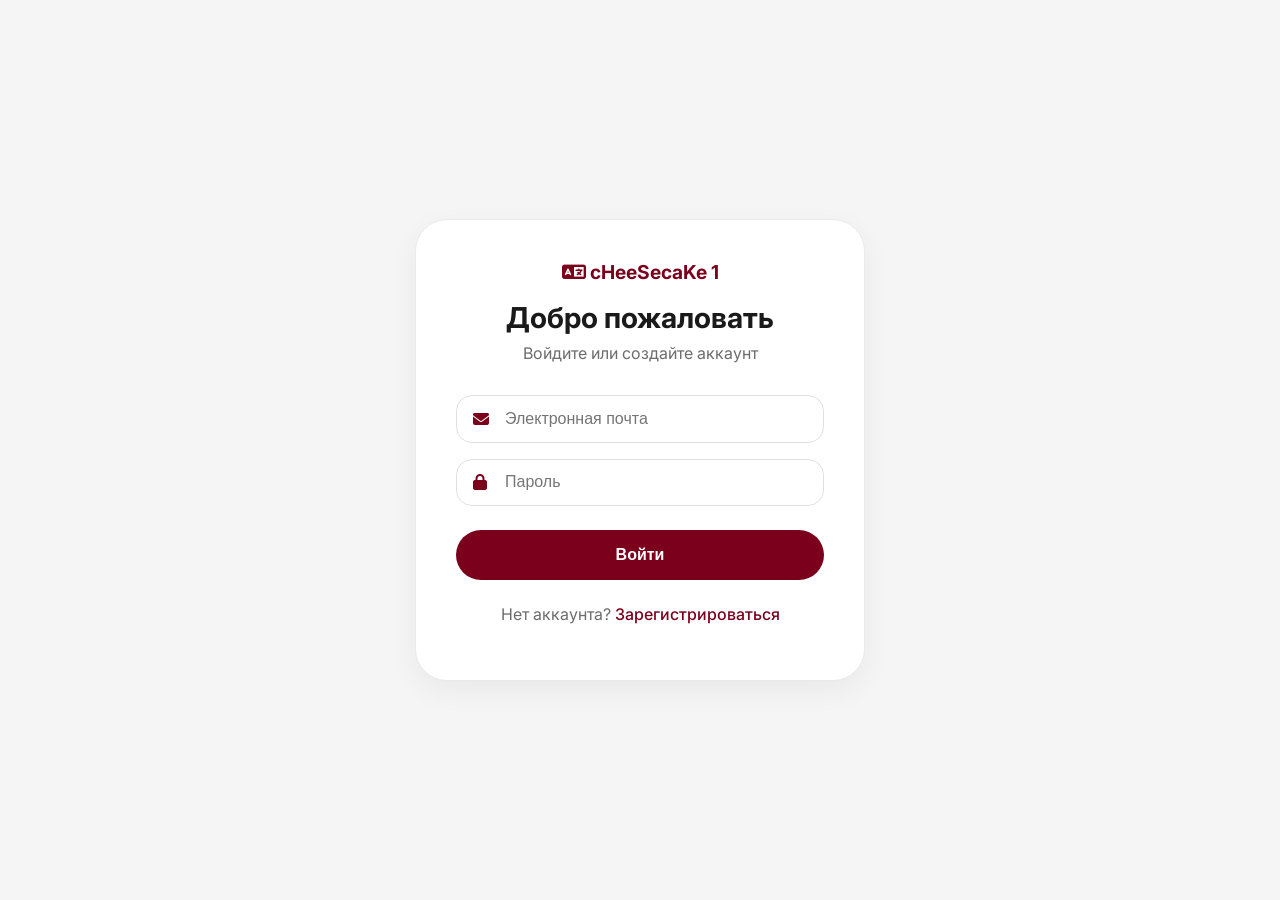
<file: lesson3.html>
<!DOCTYPE html>
<html lang="ru">
<head>
    <meta charset="UTF-8">
    <meta name="viewport" content="width=device-width, initial-scale=1.0, viewport-fit=cover">
    <meta name="apple-mobile-web-app-capable" content="yes">
<meta name="apple-mobile-web-app-status-bar-style" content="black-translucent">
<meta name="apple-mobile-web-app-title" content="cHeeSecaKe">
<link rel="apple-touch-icon" href="images/logo-192.png">
    <title>Урок 3 — Семья | cHeeSecaKe 1</title>
    <link rel="manifest" href="/manifest.json">
    <meta name="theme-color" content="#7B001C">
    <link rel="icon" href="images/logo.png">
    <link rel="stylesheet" href="style.css">
    <link href="https://fonts.googleapis.com/css2?family=Inter:opsz,wght@14..32,300;14..32,400;14..32,500;14..32,600;14..32,700&display=swap" rel="stylesheet">
    <link rel="stylesheet" href="https://cdnjs.cloudflare.com/ajax/libs/font-awesome/6.5.1/css/all.min.css">
    <style>
        .exit-lesson-btn {
            position: fixed;
            bottom: 2rem;
            left: 2rem;
            width: 56px;
            height: 56px;
            border-radius: 50%;
            background: #6c6c6c;
            color: white;
            border: none;
            cursor: pointer;
            box-shadow: 0 4px 12px rgba(0,0,0,0.2);
            transition: all 0.2s ease;
            display: flex;
            align-items: center;
            justify-content: center;
            z-index: 100;
        }
        .exit-lesson-btn:hover {
            background: #555;
            transform: scale(1.05);
        }
        .exit-lesson-btn i {
            font-size: 1.4rem;
        }
        .add-to-review-btn {
            position: fixed;
            bottom: 2rem;
            right: 2rem;
            width: 56px;
            height: 56px;
            border-radius: 50%;
            background: #ff9800;
            color: white;
            border: none;
            cursor: pointer;
            box-shadow: 0 4px 12px rgba(0,0,0,0.2);
            transition: all 0.2s ease;
            display: flex;
            align-items: center;
            justify-content: center;
            z-index: 100;
            font-size: 1.4rem;
        }
        .add-to-review-btn:hover {
            background: #e68900;
            transform: scale(1.05);
        }
        .reset-lesson-btn {
            position: fixed;
            bottom: 2rem;
            right: 2rem;
            width: 56px;
            height: 56px;
            border-radius: 50%;
            background: #7B001C;
            color: white;
            border: none;
            cursor: pointer;
            box-shadow: 0 4px 12px rgba(0,0,0,0.2);
            transition: all 0.2s ease;
            display: flex;
            align-items: center;
            justify-content: center;
            z-index: 100;
        }
        .reset-lesson-btn:hover {
            background: #480607;
            transform: scale(1.05);
        }
        .reset-lesson-btn i {
            font-size: 1.4rem;
        }
        .words-list {
            display: flex;
            flex-wrap: wrap;
            justify-content: center;
            gap: 0.75rem;
            margin: 1rem 0;
        }
        .word-card {
            background: #f8f8f8;
            border: 1px solid #eaeaea;
            border-radius: 40px;
            padding: 0.5rem 1rem;
            display: inline-flex;
            align-items: center;
            gap: 0.5rem;
            transition: all 0.2s;
        }
        .word-card:hover {
            background: #FFF0F2;
            border-color: #7B001C;
        }
        .word-card .word-text {
            font-size: 1rem;
            font-weight: 500;
        }
        .word-card .word-pinyin {
            font-size: 0.7rem;
            color: #888;
        }
        .word-card .add-word-btn {
            background: #ff9800;
            color: white;
            border: none;
            border-radius: 50%;
            width: 24px;
            height: 24px;
            font-size: 0.8rem;
            cursor: pointer;
            transition: all 0.2s;
            display: inline-flex;
            align-items: center;
            justify-content: center;
        }
        .word-card .add-word-btn:hover {
            background: #e68900;
            transform: scale(1.1);
        }
        .word-card.added {
            background: #e8f5e9;
            border-color: #4CAF50;
        }
        .word-card.added .add-word-btn {
            background: #4CAF50;
            pointer-events: none;
        }
        .lesson-container {
            max-width: 800px;
            margin: 0 auto;
            padding: 2rem;
        }
        .exercise-card {
            background: white;
            border-radius: 32px;
            padding: 2rem;
            box-shadow: 0 10px 30px rgba(0,0,0,0.05);
            border: 1px solid #eaeaea;
        }
        .exercise-title {
            font-size: 1.2rem;
            color: #7B001C;
            margin-bottom: 1.5rem;
            display: flex;
            align-items: center;
            gap: 0.5rem;
        }
        .word-display {
            text-align: center;
            margin-bottom: 2rem;
        }
        .chinese-char {
            font-size: 3.5rem;
            font-weight: 600;
            color: #1a1a1a;
            margin-bottom: 0.5rem;
        }
        .pinyin-display {
            font-size: 1.2rem;
            color: #7B001C;
            margin-bottom: 0.5rem;
        }
        .audio-btn {
            background: #7B001C;
            color: white;
            border: none;
            width: 48px;
            height: 48px;
            border-radius: 50%;
            cursor: pointer;
            margin: 1rem auto;
            display: flex;
            align-items: center;
            justify-content: center;
            transition: all 0.2s;
        }
        .audio-btn:hover {
            background: #480607;
            transform: scale(1.05);
        }
        .options-grid {
            display: grid;
            grid-template-columns: repeat(2, 1fr);
            gap: 1rem;
            margin: 1.5rem 0;
        }
        .option-card {
            background: white;
            border: 2px solid #eaeaea;
            border-radius: 20px;
            padding: 1rem;
            text-align: center;
            cursor: pointer;
            transition: all 0.2s;
        }
        .option-card:hover {
            border-color: #7B001C;
            transform: translateY(-2px);
        }
        .option-card.selected {
            border-color: #7B001C;
            background: #FFF0F2;
        }
        .option-emoji {
            font-size: 3rem;
            margin-bottom: 0.5rem;
        }
        .option-label {
            margin-top: 0.5rem;
            font-weight: 500;
        }
        .sentence-container {
            text-align: center;
            margin: 2rem 0;
        }
        .sentence-text {
            font-size: 1.5rem;
            margin-bottom: 1.5rem;
        }
        .highlight-char {
            color: #7B001C;
            font-weight: bold;
            font-size: 1.8rem;
        }
        .blanks-container {
            display: flex;
            justify-content: center;
            gap: 1rem;
            margin: 1.5rem 0;
            flex-wrap: wrap;
            align-items: center;
        }
        .blank-input {
            width: 120px;
            padding: 0.75rem;
            font-size: 1rem;
            border: 2px solid #eaeaea;
            border-radius: 12px;
            text-align: center;
            outline: none;
            background: white;
        }
        .blank-input:focus {
            border-color: #7B001C;
        }
        .suffix-text {
            font-size: 1.3rem;
            font-weight: 500;
            color: #1a1a1a;
        }
        .word-bank {
            display: flex;
            flex-wrap: wrap;
            justify-content: center;
            gap: 0.75rem;
            margin: 1.5rem 0;
        }
        .word-bank-item {
            background: #f0f0f0;
            padding: 0.6rem 1.2rem;
            border-radius: 40px;
            cursor: pointer;
            transition: all 0.2s;
        }
        .word-bank-item:hover {
            background: #7B001C;
            color: white;
        }
        .action-buttons {
            display: flex;
            gap: 1rem;
            justify-content: center;
            margin-top: 1.5rem;
        }
        .check-btn {
            background: #7B001C;
            color: white;
            border: none;
            padding: 0.85rem 2rem;
            border-radius: 40px;
            font-weight: 600;
            cursor: pointer;
            transition: all 0.2s;
        }
        .check-btn:hover {
            background: #480607;
            transform: translateY(-2px);
        }
        .next-btn {
            background: #4CAF50;
            color: white;
            border: none;
            padding: 0.85rem 2rem;
            border-radius: 40px;
            font-weight: 600;
            cursor: pointer;
            transition: all 0.2s;
        }
        .tryagain-btn {
            background: #7B001C;
            color: white;
            border: none;
            padding: 0.85rem 2rem;
            border-radius: 40px;
            font-weight: 600;
            cursor: pointer;
            transition: all 0.2s;
        }
        .result-overlay {
            position: fixed;
            top: 0;
            left: 0;
            width: 100%;
            height: 100%;
            background: rgba(0,0,0,0.5);
            display: flex;
            align-items: center;
            justify-content: center;
            z-index: 1000;
        }
        .result-card {
            background: white;
            border-radius: 32px;
            padding: 2rem;
            text-align: center;
            max-width: 350px;
            width: 90%;
        }
        .result-card.correct {
            border: 3px solid #4CAF50;
        }
        .result-card.wrong {
            border: 3px solid #7B001C;
        }
        .result-icon {
            font-size: 3rem;
            margin-bottom: 1rem;
        }
        .result-title {
            font-size: 1.5rem;
            font-weight: 700;
            margin-bottom: 0.5rem;
        }
        .result-card.correct .result-title {
            color: #4CAF50;
        }
        .result-card.wrong .result-title {
            color: #7B001C;
        }
        .result-details {
            margin: 1rem 0;
            padding: 1rem;
            background: #f8f8f8;
            border-radius: 16px;
        }
        .progress-bar {
            background: #e0e0e0;
            border-radius: 20px;
            height: 6px;
            margin-bottom: 1rem;
        }
        .progress-fill {
            background: #7B001C;
            border-radius: 20px;
            height: 100%;
            width: 0%;
            transition: width 0.3s;
        }
        @keyframes fadeOut {
            0% { opacity: 1; transform: translateX(-50%) scale(1); }
            70% { opacity: 1; }
            100% { opacity: 0; transform: translateX(-50%) scale(0.9); visibility: hidden; }
        }
        @media (max-width: 600px) {
            .lesson-container { padding: 1rem; }
            .options-grid { grid-template-columns: 1fr; }
            .sentence-text { font-size: 1.1rem; }
            .blanks-container { flex-direction: column; align-items: center; }
            .add-to-review-btn, .exit-lesson-btn, .reset-lesson-btn {
                bottom: 80px;
                width: 48px;
                height: 48px;
            }
            .add-to-review-btn { right: 1rem; }
            .exit-lesson-btn { left: 1rem; }
            .reset-lesson-btn { right: 1rem; }
        }
    </style>
</head>
<body>
    <div class="mobile-header">
        <div class="mobile-header-logo">
            <img src="images/logo.png" alt="cHeeSecaKe" onerror="this.src='https://placehold.co/32x32/7B001C/white?text=CS'">
            <span>cHeeSecaKe <span class="one">1</span></span>
        </div>
    </div>
    <div class="app-container">
        <aside class="sidebar">
            <div class="sidebar-logo">
                <img src="images/logo.png" alt="cHeeSecaKe" class="sidebar-logo-img">
                <span class="sidebar-title">cHeeSecaKe <span class="one">1</span></span>
            </div>
            <nav class="sidebar-nav">
                <a href="lessons.html" class="sidebar-item">
                    <span class="sidebar-icon">📚</span> Уроки
                </a>
                <a href="profile.html" class="sidebar-item">
                    <span class="sidebar-icon">👤</span> Профиль
                </a>
                <a href="training.html" class="sidebar-item">
                    <span class="sidebar-icon">🏋️</span> Тренировка
                </a>
                <a href="letters.html" class="sidebar-item">
                    <span class="sidebar-icon">🔤</span> Буквы и тоны
                </a>
                <a href="about.html" class="sidebar-item">
                    <span class="sidebar-icon">🍰</span> О нас
                </a>
            </nav>
        </aside>

        <main class="main-content-with-sidebar">
            <div class="lesson-container">
                <div class="progress-bar">
                    <div class="progress-fill" id="progressFill"></div>
                </div>
                <div id="exerciseContainer"></div>
            </div>
        </main>
    </div>

    <script src="script.js"></script>
    
    <script>
        // ========== ЗВУКИ ==========
        function playErrorSound() {
            const audio = new Audio('audio/error.mp3');
            audio.play().catch(e => console.log('Audio error:', e));
        }
        function playSuccessSound() {
            const audio = new Audio('audio/success.mp3');
            audio.play().catch(e => console.log('Audio error:', e));
        }
        function playAudio(path) {
            const audio = new Audio(path);
            audio.play().catch(e => console.log('Audio error:', e));
        }

        // ========== ЗАЩИТА ВЫХОДА ==========
        let pendingExitUrl = null;

        function showExitConfirmModal(targetUrl) {
            pendingExitUrl = targetUrl;
            const modal = document.getElementById('exitLessonModal');
            if (modal) modal.classList.add('active');
        }

        function closeExitModal() {
            const modal = document.getElementById('exitLessonModal');
            if (modal) modal.classList.remove('active');
            pendingExitUrl = null;
        }

        function setupMenuProtection() {
            const menuLinks = document.querySelectorAll('.sidebar-item');
            menuLinks.forEach(link => {
                link.addEventListener('click', (e) => {
                    const targetUrl = link.getAttribute('href');
                    if (targetUrl && targetUrl !== '#') {
                        e.preventDefault();
                        showExitConfirmModal(targetUrl);
                    }
                });
            });
        }

        function addExitButton() {
            const existingBtn = document.querySelector('.exit-lesson-btn');
            if (existingBtn) existingBtn.remove();
            const exitBtn = document.createElement('button');
            exitBtn.className = 'exit-lesson-btn';
            exitBtn.innerHTML = '<i class="fas fa-home"></i>';
            exitBtn.onclick = () => showExitConfirmModal('lessons.html');
            document.body.appendChild(exitBtn);
        }

        // ========== ДОБАВЛЕНИЕ СЛОВА В ТРЕНИРОВКУ ==========
        function addWordToReview(word, pinyin = '') {
            const user = getCurrentUser();
            if (!user) return false;
            
            const users = getUsers();
            const idx = users.findIndex(u => u.id === user.id);
            if (idx !== -1) {
                if (!users[idx].wordsToReview) users[idx].wordsToReview = [];
                if (!users[idx].wordsToReview.includes(word)) {
                    users[idx].wordsToReview.push(word);
                    saveUsers(users);
                    showToast(`✅ Слово "${word}" добавлено в тренировку!`, '#4CAF50');
                    return true;
                } else {
                    showToast(`⚠️ Слово "${word}" уже в тренировке!`, '#ff9800');
                    return false;
                }
            }
            return false;
        }

        function showToast(message, color) {
            const toast = document.createElement('div');
            toast.textContent = message;
            toast.style.cssText = `position: fixed; top: 20px; left: 50%; transform: translateX(-50%); background: ${color}; color: white; padding: 10px 20px; border-radius: 40px; font-size: 14px; z-index: 10000; animation: fadeOut 2s forwards;`;
            document.body.appendChild(toast);
            setTimeout(() => toast.remove(), 2000);
        }

        function addReviewButton(currentWord, currentPinyin = '') {
            const existingBtn = document.querySelector('.add-to-review-btn');
            if (existingBtn) existingBtn.remove();
            
            const reviewBtn = document.createElement('button');
            reviewBtn.className = 'add-to-review-btn';
            reviewBtn.innerHTML = '<i class="fas fa-bookmark"></i>';
            reviewBtn.onclick = () => addWordToReview(currentWord, currentPinyin);
            document.body.appendChild(reviewBtn);
        }

        // ========== ДАННЫЕ УПРАЖНЕНИЙ ==========
        const exercises = [
            // Выбор эмодзи
            { type: 'image-choice', word: { chinese: '爸爸', pinyin: 'bà ba' }, audio: 'audio/baba.mp3', options: [
                { id: 1, label: 'Папа', emoji: '👨', correct: true },
                { id: 2, label: 'Мама', emoji: '👩', correct: false },
                { id: 3, label: 'Брат', emoji: '👦', correct: false },
                { id: 4, label: 'Сестра', emoji: '👧', correct: false }
            ] },
            { type: 'image-choice', word: { chinese: '妈妈', pinyin: 'mā ma' }, audio: 'audio/mama.mp3', options: [
                { id: 1, label: 'Папа', emoji: '👨', correct: false },
                { id: 2, label: 'Мама', emoji: '👩', correct: true },
                { id: 3, label: 'Брат', emoji: '👦', correct: false },
                { id: 4, label: 'Сестра', emoji: '👧', correct: false }
            ] },
            { type: 'image-choice', word: { chinese: '哥哥', pinyin: 'gē ge' }, audio: 'audio/gege.mp3', options: [
                { id: 1, label: 'Младший брат', emoji: '👶', correct: false },
                { id: 2, label: 'Старший брат', emoji: '👨', correct: true },
                { id: 3, label: 'Старшая сестра', emoji: '👩', correct: false },
                { id: 4, label: 'Младшая сестра', emoji: '👧', correct: false }
            ] },
            { type: 'image-choice', word: { chinese: '姐姐', pinyin: 'jiě jie' }, audio: 'audio/jiejie.mp3', options: [
                { id: 1, label: 'Младший брат', emoji: '👶', correct: false },
                { id: 2, label: 'Старший брат', emoji: '👨', correct: false },
                { id: 3, label: 'Старшая сестра', emoji: '👩', correct: true },
                { id: 4, label: 'Младшая сестра', emoji: '👧', correct: false }
            ] },
            { type: 'image-choice', word: { chinese: '弟弟', pinyin: 'dì di' }, audio: 'audio/didi.mp3', options: [
                { id: 1, label: 'Младший брат', emoji: '👶', correct: true },
                { id: 2, label: 'Старший брат', emoji: '👨', correct: false },
                { id: 3, label: 'Старшая сестра', emoji: '👩', correct: false },
                { id: 4, label: 'Младшая сестра', emoji: '👧', correct: false }
            ] },
            { type: 'image-choice', word: { chinese: '妹妹', pinyin: 'mèi mei' }, audio: 'audio/meimei.mp3', options: [
                { id: 1, label: 'Младший брат', emoji: '👶', correct: false },
                { id: 2, label: 'Старший брат', emoji: '👨', correct: false },
                { id: 3, label: 'Старшая сестра', emoji: '👩', correct: false },
                { id: 4, label: 'Младшая сестра', emoji: '👧', correct: true }
            ] },
            { type: 'image-choice', word: { chinese: '爷爷', pinyin: 'yé ye' }, audio: 'audio/yeye.mp3', options: [
                { id: 1, label: 'Дедушка', emoji: '👴', correct: true },
                { id: 2, label: 'Бабушка', emoji: '👵', correct: false },
                { id: 3, label: 'Папа', emoji: '👨', correct: false },
                { id: 4, label: 'Мама', emoji: '👩', correct: false }
            ] },
            { type: 'image-choice', word: { chinese: '奶奶', pinyin: 'nǎi nai' }, audio: 'audio/nainai.mp3', options: [
                { id: 1, label: 'Дедушка', emoji: '👴', correct: false },
                { id: 2, label: 'Бабушка', emoji: '👵', correct: true },
                { id: 3, label: 'Папа', emoji: '👨', correct: false },
                { id: 4, label: 'Мама', emoji: '👩', correct: false }
            ] },

            // Выбор иероглифа
            { type: 'hanzi-choice', question: 'Папа', audio: 'audio/baba.mp3', options: [
                { id: 1, text: '妈妈', pinyin: 'mā ma', correct: false, audioFile: 'mama.mp3' },
                { id: 2, text: '爸爸', pinyin: 'bà ba', correct: true, audioFile: 'baba.mp3' },
                { id: 3, text: '哥哥', pinyin: 'gē ge', correct: false, audioFile: 'gege.mp3' },
                { id: 4, text: '姐姐', pinyin: 'jiě jie', correct: false, audioFile: 'jiejie.mp3' }
            ] },
            { type: 'hanzi-choice', question: 'Мама', audio: 'audio/mama.mp3', options: [
                { id: 1, text: '爸爸', pinyin: 'bà ba', correct: false, audioFile: 'baba.mp3' },
                { id: 2, text: '妈妈', pinyin: 'mā ma', correct: true, audioFile: 'mama.mp3' },
                { id: 3, text: '弟弟', pinyin: 'dì di', correct: false, audioFile: 'didi.mp3' },
                { id: 4, text: '妹妹', pinyin: 'mèi mei', correct: false, audioFile: 'meimei.mp3' }
            ] },
            { type: 'hanzi-choice', question: 'Старший брат', audio: 'audio/gege.mp3', options: [
                { id: 1, text: '弟弟', pinyin: 'dì di', correct: false, audioFile: 'didi.mp3' },
                { id: 2, text: '妹妹', pinyin: 'mèi mei', correct: false, audioFile: 'meimei.mp3' },
                { id: 3, text: '哥哥', pinyin: 'gē ge', correct: true, audioFile: 'gege.mp3' },
                { id: 4, text: '姐姐', pinyin: 'jiě jie', correct: false, audioFile: 'jiejie.mp3' }
            ] },
            { type: 'hanzi-choice', question: 'Дедушка', audio: 'audio/yeye.mp3', options: [
                { id: 1, text: '奶奶', pinyin: 'nǎi nai', correct: false, audioFile: 'nainai.mp3' },
                { id: 2, text: '爷爷', pinyin: 'yé ye', correct: true, audioFile: 'yeye.mp3' },
                { id: 3, text: '爸爸', pinyin: 'bà ba', correct: false, audioFile: 'baba.mp3' },
                { id: 4, text: '妈妈', pinyin: 'mā ma', correct: false, audioFile: 'mama.mp3' }
            ] },
            { type: 'hanzi-choice', question: 'Бабушка', audio: 'audio/nainai.mp3', options: [
                { id: 1, text: '爷爷', pinyin: 'yé ye', correct: false, audioFile: 'yeye.mp3' },
                { id: 2, text: '奶奶', pinyin: 'nǎi nai', correct: true, audioFile: 'nainai.mp3' },
                { id: 3, text: '爸爸', pinyin: 'bà ba', correct: false, audioFile: 'baba.mp3' },
                { id: 4, text: '妈妈', pinyin: 'mā ma', correct: false, audioFile: 'mama.mp3' }
            ] },
            { type: 'hanzi-choice', question: 'Семья', audio: 'audio/jia.mp3', options: [
                { id: 1, text: '家', pinyin: 'jiā', correct: true, audioFile: 'jia.mp3' },
                { id: 2, text: '有', pinyin: 'yǒu', correct: false, audioFile: 'you.mp3' },
                { id: 3, text: '孩子', pinyin: 'hái zi', correct: false, audioFile: 'haizi.mp3' },
                { id: 4, text: '父母', pinyin: 'fù mǔ', correct: false, audioFile: 'fumu.mp3' }
            ] },

            // Заполнение пропусков
            { type: 'fill-blanks-number', sentence: { chinese: '我家有 ___ 口人', pinyin: 'wǒ jiā yǒu ___ kǒu rén', translation: 'В моей семье три человека' }, audio: 'audio/wojiayousankouren.mp3', blankCorrect: '三', wordBank: ['一', '二', '三', '四', '五'] },
            { type: 'fill-blanks', sentence: { chinese: '我爱我的家人', pinyin: 'wǒ ài wǒ de jiā rén', translation: 'Я люблю свою семью' }, audio: 'audio/woaiwojiaren.mp3', highlightedChar: '爱', suffix: '', blanks: [{ correct: '我爱我的家人' }], wordBank: ['我爱我家', '我爱我的家人', '我爱父母', '我爱他们'] },
            { type: 'dialogue-blank', sentence: { chinese: '这是我的 ___ ', pinyin: 'zhè shì wǒ de ___ ', translation: 'Это моя мама' }, audio: 'audio/zheshiwomama.mp3', blankCorrect: '妈妈', wordBank: ['妈妈', '爸爸', '妹妹', '奶奶', '姐姐'] },

            // Выбор перевода
            { type: 'translation-choice', sentence: { chinese: '我家有三口人', pinyin: 'wǒ jiā yǒu sān kǒu rén' }, audio: 'audio/wojiayousankouren.mp3', options: [
                { id: 1, text: 'В моей семье два человека', correct: false },
                { id: 2, text: 'В моей семье три человека', correct: true },
                { id: 3, text: 'В моей семье четыре человека', correct: false },
                { id: 4, text: 'В моей семье пять человек', correct: false }
            ] },
            { type: 'translation-choice', sentence: { chinese: '爷爷和奶奶住在北京', pinyin: 'yé ye hé nǎi nai zhù zài běi jīng' }, audio: 'audio/yeyehenainai.mp3', options: [
                { id: 1, text: 'Тетя и дядя живут в Пекине', correct: false },
                { id: 2, text: 'Дедушка и бабушка живут в Пекине', correct: true },
                { id: 3, text: 'Старший брат и старшая сестра живут в Пекине', correct: false },
                { id: 4, text: 'Младший брат и младшая сестра живут в Пекине', correct: false }
            ] },
            { type: 'translation-choice', sentence: { chinese: '你们家有几口人？', pinyin: 'nǐ men jiā yǒu jǐ kǒu rén?' }, audio: 'audio/nimenjiayoujikouren.mp3', options: [
                { id: 1, text: 'Сколько человек в твоей семье?', correct: true },
                { id: 2, text: 'Сколько лет твоей семье?', correct: false },
                { id: 3, text: 'Где твоя семья?', correct: false },
                { id: 4, text: 'Как твоя семья?', correct: false }
            ] },
            { type: 'translation-choice', sentence: { chinese: '你的女儿几岁了？', pinyin: 'nǐ de nǚ ér jǐ suì le?' }, audio: 'audio/nidenuerjisuile.mp3', options: [
                { id: 1, text: 'Сколько лет твоему сыну?', correct: false },
                { id: 2, text: 'Сколько лет твоей дочери?', correct: true },
                { id: 3, text: 'Как зовут твою дочь?', correct: false },
                { id: 4, text: 'Где твоя дочь?', correct: false }
            ] },

            // Заполнить два пропуска
            { type: 'fill-blanks-two', sentence: { chinese: '我有 ___ 一个 ___', pinyin: 'wǒ yǒu ___ yī ge ___', translation: 'У меня есть старший брат и младшая сестра' }, audio: 'audio/woyouyigegeheyigemeimei.mp3', blanks: [{ correct: '哥哥' }, { correct: '妹妹' }], wordBank: ['哥哥', '姐姐', '妹妹', '弟弟'] },

            { type: 'completion' }
        ];

        let currentIndex = 0;
        let correctCount = 0;
        let totalAttempts = 0;
        let currentWordForReview = '';
        let currentPinyinForReview = '';

        const lessonNumber = 3;
        const lessonWords = [
            { chinese: '家', pinyin: 'jiā', translation: 'Семья' },
            { chinese: '爸爸', pinyin: 'bà ba', translation: 'Папа' },
            { chinese: '妈妈', pinyin: 'mā ma', translation: 'Мама' },
            { chinese: '哥哥', pinyin: 'gē ge', translation: 'Старший брат' },
            { chinese: '姐姐', pinyin: 'jiě jie', translation: 'Старшая сестра' },
            { chinese: '弟弟', pinyin: 'dì di', translation: 'Младший брат' },
            { chinese: '妹妹', pinyin: 'mèi mei', translation: 'Младшая сестра' },
            { chinese: '爷爷', pinyin: 'yé ye', translation: 'Дедушка' },
            { chinese: '奶奶', pinyin: 'nǎi nai', translation: 'Бабушка' }
        ];

        function getLessonWordsList() {
            return lessonWords.map(w => `
                <div class="word-card" data-word="${w.chinese}" data-pinyin="${w.pinyin}">
                    <span class="word-text">${w.chinese}</span>
                    <span class="word-pinyin">${w.pinyin}</span>
                    <button class="add-word-btn" onclick="addWordFromList('${w.chinese}', '${w.pinyin}')">+</button>
                </div>
            `).join('');
        }

        window.addWordFromList = function(word, pinyin) {
            const added = addWordToReview(word, pinyin);
            if (added) {
                const card = document.querySelector(`.word-card[data-word="${word}"]`);
                if (card) card.classList.add('added');
            }
        };

function saveLessonResults(percentCorrect) {
    const user = getCurrentUser();
    if (!user) return;
    
    const progressData = {
        lessonResults: {
            [lessonNumber]: {
                correct: correctCount,
                total: totalAttempts,
                percent: percentCorrect,
                date: new Date().toISOString()
            }
        }
    };
    
    // Используем синхронизацию с офлайн-поддержкой
    if (typeof saveProgressWithSync === 'function') {
        saveProgressWithSync(progressData);
    } else {
        // fallback если функция не определена
        const users = getUsers();
        const idx = users.findIndex(u => u.id === user.id);
        if (idx !== -1) {
            if (!users[idx].lessonResults) users[idx].lessonResults = {};
            users[idx].lessonResults[lessonNumber] = {
                correct: correctCount,
                total: totalAttempts,
                percent: percentCorrect,
                date: new Date().toISOString()
            };
            saveUsers(users);
        }
    }
}
        function updateProgress() {
            const percent = (currentIndex / exercises.length) * 100;
            const fill = document.getElementById('progressFill');
            if (fill) fill.style.width = percent + '%';
        }

        function showResult(isCorrect, correctAnswer, onNext, onRetry) {
            totalAttempts++;
            if (isCorrect) correctCount++;
            
            const overlay = document.createElement('div');
            overlay.className = 'result-overlay';
            overlay.innerHTML = `
                <div class="result-card ${isCorrect ? 'correct' : 'wrong'}">
                    <div class="result-icon">${isCorrect ? '🎉' : '❌'}</div>
                    <div class="result-title">${isCorrect ? 'Правильно!' : 'Неправильно'}</div>
                    ${!isCorrect && correctAnswer ? `<div class="result-details">${correctAnswer}</div>` : ''}
                    <div class="action-buttons">
                        ${isCorrect ? '<button class="next-btn" id="resultNextBtn">Далее</button>' : '<button class="tryagain-btn" id="resultRetryBtn">Попробовать еще раз</button>'}
                    </div>
                </div>
            `;
            document.body.appendChild(overlay);
            
            if (isCorrect) {
                playSuccessSound();
                document.getElementById('resultNextBtn').onclick = () => {
                    overlay.remove();
                    if (typeof onNext === 'function') onNext();
                };
            } else {
                playErrorSound();
                document.getElementById('resultRetryBtn').onclick = () => {
                    overlay.remove();
                    if (typeof onRetry === 'function') onRetry();
                };
            }
        }

        function resetLesson() {
            if (confirm('Вы действительно хотите пройти урок заново? Весь прогресс по этому уроку будет сброшен.')) {
                const user = getCurrentUser();
                if (user) {
                    const users = getUsers();
                    const idx = users.findIndex(u => u.id === user.id);
                    if (idx !== -1) {
                        if (users[idx].completedLessons) {
                            users[idx].completedLessons = users[idx].completedLessons.filter(id => id !== lessonNumber);
                        }
                        if (users[idx].learnedWords) {
                            users[idx].learnedWords = users[idx].learnedWords.filter(w => !lessonWords.map(lw => lw.chinese).includes(w));
                        }
                        saveUsers(users);
                        const { password: _, ...updatedUser } = users[idx];
                        setCurrentUser(updatedUser);
                    }
                }
                currentIndex = 0;
                correctCount = 0;
                totalAttempts = 0;
                updateProgress();
                renderCurrent();
                
                showToast('🔄 Прогресс урока сброшен. Начинаем заново!', '#4CAF50');
            }
        }

        // ========== ОБРАБОТЧИКИ УПРАЖНЕНИЙ ==========
        function renderImageChoice(ex) {
            let selectedId = null;
            const container = document.getElementById('exerciseContainer');
            currentWordForReview = ex.word.chinese;
            currentPinyinForReview = ex.word.pinyin;
            
            container.innerHTML = `
                <div class="exercise-card">
                    <div class="exercise-title"><i class="fas fa-image"></i> Выберите правильное изображение</div>
                    <div class="word-display">
                        <div class="chinese-char">${ex.word.chinese}</div>
                        <div class="pinyin-display">${ex.word.pinyin}</div>
                        <button class="audio-btn" id="audioBtn"><i class="fas fa-play"></i></button>
                    </div>
                    <div class="options-grid" id="optionsGrid">
                        ${ex.options.map(opt => `<div class="option-card" data-id="${opt.id}"><div class="option-emoji">${opt.emoji}</div><div class="option-label">${opt.label}</div></div>`).join('')}
                    </div>
                    <div class="action-buttons"><button class="check-btn" id="checkBtn">Проверить</button></div>
                </div>
            `;
            document.getElementById('audioBtn').onclick = () => playAudio(ex.audio);
            setTimeout(() => playAudio(ex.audio), 100);
            document.querySelectorAll('.option-card').forEach(card => {
                card.onclick = () => {
                    document.querySelectorAll('.option-card').forEach(c => c.classList.remove('selected'));
                    card.classList.add('selected');
                    selectedId = parseInt(card.dataset.id);
                };
            });
            document.getElementById('checkBtn').onclick = () => {
                if (selectedId === null) { alert('Выберите ответ'); return; }
                const selected = ex.options.find(o => o.id === selectedId);
                showResult(selected.correct, null,
                    () => { currentIndex++; updateProgress(); renderCurrent(); },
                    () => { renderCurrent(); }
                );
            };
            addExitButton();
            addReviewButton(currentWordForReview, currentPinyinForReview);
        }

        function renderHanziChoice(ex) {
            let selectedId = null;
            const container = document.getElementById('exerciseContainer');
            const wordMap = { 'Папа': '爸爸', 'Мама': '妈妈', 'Старший брат': '哥哥', 'Дедушка': '爷爷', 'Бабушка': '奶奶', 'Семья': '家' };
            currentWordForReview = wordMap[ex.question] || ex.question;
            currentPinyinForReview = '';
            
            container.innerHTML = `
                <div class="exercise-card">
                    <div class="exercise-title"><i class="fas fa-font"></i> Выберите правильный иероглиф</div>
                    <div class="word-display">
                        <div class="chinese-char">${ex.question}</div>
                        <button class="audio-btn" id="audioBtn"><i class="fas fa-play"></i></button>
                    </div>
                    <div class="options-grid" id="optionsGrid">
                        ${ex.options.map(opt => `<div class="option-card" data-id="${opt.id}" data-audio="${opt.audioFile || ''}"><div class="chinese-char" style="font-size: 2rem;">${opt.text}</div><div class="option-label">${opt.pinyin}</div></div>`).join('')}
                    </div>
                    <div class="action-buttons"><button class="check-btn" id="checkBtn">Проверить</button></div>
                </div>
            `;
            document.getElementById('audioBtn').onclick = () => playAudio(ex.audio);
            setTimeout(() => playAudio(ex.audio), 100);
            document.querySelectorAll('.option-card').forEach(card => {
                card.onclick = () => {
                    document.querySelectorAll('.option-card').forEach(c => c.classList.remove('selected'));
                    card.classList.add('selected');
                    selectedId = parseInt(card.dataset.id);
                    const audioFile = card.dataset.audio;
                    if (audioFile) { const audio = new Audio(`audio/${audioFile}`); audio.play().catch(e => {}); }
                };
            });
            document.getElementById('checkBtn').onclick = () => {
                if (selectedId === null) { alert('Выберите ответ'); return; }
                const selected = ex.options.find(o => o.id === selectedId);
                showResult(selected.correct, null,
                    () => { currentIndex++; updateProgress(); renderCurrent(); },
                    () => { renderCurrent(); }
                );
            };
            addExitButton();
            addReviewButton(currentWordForReview, currentPinyinForReview);
        }

        function renderFillBlanksNumber(ex) {
            let blankVal = '';
            const container = document.getElementById('exerciseContainer');
            currentWordForReview = ex.blankCorrect === '三' ? '三' : '';
            
            container.innerHTML = `
                <div class="exercise-card">
                    <div class="exercise-title"><i class="fas fa-pen"></i> Заполните пропуск</div>
                    <div class="sentence-container">
                        <div class="sentence-text">${ex.sentence.chinese}</div>
                        <div class="blanks-container">
                            <input type="text" class="blank-input" id="blank1" placeholder="_____" style="width: 100px;">
                        </div>
                        <div class="translation-display">${ex.sentence.translation}</div>
                        <button class="audio-btn" id="audioBtn"><i class="fas fa-play"></i></button>
                    </div>
                    <div class="word-bank" id="wordBank">
                        ${ex.wordBank.map(w => `<span class="word-bank-item" data-word="${w}">${w}</span>`).join('')}
                    </div>
                    <div class="action-buttons"><button class="check-btn" id="checkBtn">Проверить</button></div>
                </div>
            `;
            document.getElementById('audioBtn').onclick = () => playAudio(ex.audio);
            setTimeout(() => playAudio(ex.audio), 100);
            const b1 = document.getElementById('blank1');
            b1.oninput = (e) => { blankVal = e.target.value; };
            b1.addEventListener('click', () => { if (b1.value) { b1.value = ''; blankVal = ''; } });
            document.querySelectorAll('.word-bank-item').forEach(item => {
                item.onclick = () => {
                    if (b1.value === '') {
                        b1.value = item.dataset.word;
                        blankVal = item.dataset.word;
                    }
                };
            });
            document.getElementById('checkBtn').onclick = () => {
                const isCorrect = (blankVal === ex.blankCorrect);
                showResult(isCorrect, null,
                    () => { currentIndex++; updateProgress(); renderCurrent(); },
                    () => { renderCurrent(); }
                );
            };
            addExitButton();
            if (currentWordForReview) addReviewButton(currentWordForReview, '');
        }

        function renderFillBlanks(ex) {
            let blankVal = '';
            const container = document.getElementById('exerciseContainer');
            currentWordForReview = '我爱我的家人';
            
            container.innerHTML = `
                <div class="exercise-card">
                    <div class="exercise-title"><i class="fas fa-pen"></i> Заполните пропуск</div>
                    <div class="sentence-container">
                        <div class="sentence-text">${ex.sentence.chinese}</div>
                        <div class="blanks-container">
                            <input type="text" class="blank-input" id="blank1" placeholder="_____" style="width: 200px;">
                        </div>
                        <div class="translation-display">${ex.sentence.translation}</div>
                        <button class="audio-btn" id="audioBtn"><i class="fas fa-play"></i></button>
                    </div>
                    <div class="word-bank" id="wordBank">
                        ${ex.wordBank.map(w => `<span class="word-bank-item" data-word="${w}">${w}</span>`).join('')}
                    </div>
                    <div class="action-buttons"><button class="check-btn" id="checkBtn">Проверить</button></div>
                </div>
            `;
            document.getElementById('audioBtn').onclick = () => playAudio(ex.audio);
            setTimeout(() => playAudio(ex.audio), 100);
            const b1 = document.getElementById('blank1');
            b1.oninput = (e) => { blankVal = e.target.value; };
            b1.addEventListener('click', () => { if (b1.value) { b1.value = ''; blankVal = ''; } });
            document.querySelectorAll('.word-bank-item').forEach(item => {
                item.onclick = () => {
                    if (b1.value === '') {
                        b1.value = item.dataset.word;
                        blankVal = item.dataset.word;
                    }
                };
            });
            document.getElementById('checkBtn').onclick = () => {
                const isCorrect = (blankVal === ex.blanks[0].correct);
                showResult(isCorrect, null,
                    () => { currentIndex++; updateProgress(); renderCurrent(); },
                    () => { renderCurrent(); }
                );
            };
            addExitButton();
            addReviewButton(currentWordForReview, '');
        }

        function renderDialogueBlank(ex) {
            let blankVal = '';
            const container = document.getElementById('exerciseContainer');
            currentWordForReview = ex.blankCorrect === '妈妈' ? '妈妈' : '';
            
            container.innerHTML = `
                <div class="exercise-card">
                    <div class="exercise-title"><i class="fas fa-comments"></i> Заполните пропуск в диалоге</div>
                    <div class="sentence-container">
                        <div class="sentence-text">${ex.sentence.chinese}</div>
                        <div class="blanks-container">
                            <input type="text" class="blank-input" id="blank1" placeholder="_____" style="width: 100px;">
                        </div>
                        <div class="translation-display">${ex.sentence.translation}</div>
                        <button class="audio-btn" id="audioBtn"><i class="fas fa-play"></i></button>
                    </div>
                    <div class="word-bank" id="wordBank">
                        ${ex.wordBank.map(w => `<span class="word-bank-item" data-word="${w}">${w}</span>`).join('')}
                    </div>
                    <div class="action-buttons"><button class="check-btn" id="checkBtn">Проверить</button></div>
                </div>
            `;
            document.getElementById('audioBtn').onclick = () => playAudio(ex.audio);
            setTimeout(() => playAudio(ex.audio), 100);
            const b1 = document.getElementById('blank1');
            b1.oninput = (e) => { blankVal = e.target.value; };
            b1.addEventListener('click', () => { if (b1.value) { b1.value = ''; blankVal = ''; } });
            document.querySelectorAll('.word-bank-item').forEach(item => {
                item.onclick = () => {
                    if (b1.value === '') {
                        b1.value = item.dataset.word;
                        blankVal = item.dataset.word;
                    }
                };
            });
            document.getElementById('checkBtn').onclick = () => {
                const isCorrect = (blankVal === ex.blankCorrect);
                showResult(isCorrect, null,
                    () => { currentIndex++; updateProgress(); renderCurrent(); },
                    () => { renderCurrent(); }
                );
            };
            addExitButton();
            if (currentWordForReview) addReviewButton(currentWordForReview, '');
        }

        function renderTranslationChoice(ex) {
            let selectedId = null;
            const container = document.getElementById('exerciseContainer');
            currentWordForReview = ex.sentence.chinese;
            
            container.innerHTML = `
                <div class="exercise-card">
                    <div class="exercise-title"><i class="fas fa-language"></i> Выберите правильный перевод</div>
                    <div class="word-display">
                        <div class="chinese-char">${ex.sentence.chinese}</div>
                        <div class="pinyin-display">${ex.sentence.pinyin}</div>
                        <button class="audio-btn" id="audioBtn"><i class="fas fa-play"></i></button>
                    </div>
                    <div class="options-grid" id="optionsGrid">
                        ${ex.options.map(opt => `<div class="option-card" data-id="${opt.id}"><div class="option-label" style="padding: 1rem;">${opt.text}</div></div>`).join('')}
                    </div>
                    <div class="action-buttons"><button class="check-btn" id="checkBtn">Проверить</button></div>
                </div>
            `;
            document.getElementById('audioBtn').onclick = () => playAudio(ex.audio);
            setTimeout(() => playAudio(ex.audio), 100);
            document.querySelectorAll('.option-card').forEach(card => {
                card.onclick = () => {
                    document.querySelectorAll('.option-card').forEach(c => c.classList.remove('selected'));
                    card.classList.add('selected');
                    selectedId = parseInt(card.dataset.id);
                };
            });
            document.getElementById('checkBtn').onclick = () => {
                if (selectedId === null) { alert('Выберите ответ'); return; }
                const selected = ex.options.find(o => o.id === selectedId);
                showResult(selected.correct, null,
                    () => { currentIndex++; updateProgress(); renderCurrent(); },
                    () => { renderCurrent(); }
                );
            };
            addExitButton();
            addReviewButton(currentWordForReview, '');
        }

        function renderFillBlanksTwo(ex) {
            let blank1Val = '', blank2Val = '';
            const container = document.getElementById('exerciseContainer');
            currentWordForReview = '哥哥妹妹';
            
            container.innerHTML = `
                <div class="exercise-card">
                    <div class="exercise-title"><i class="fas fa-pen"></i> Заполните пропуски</div>
                    <div class="sentence-container">
                        <div class="sentence-text">${ex.sentence.chinese}</div>
                        <div class="blanks-container">
                            <input type="text" class="blank-input" id="blank1" placeholder="_____" style="width: 120px;">
                            <input type="text" class="blank-input" id="blank2" placeholder="_____" style="width: 120px;">
                        </div>
                        <div class="translation-display">${ex.sentence.translation}</div>
                        <button class="audio-btn" id="audioBtn"><i class="fas fa-play"></i></button>
                    </div>
                    <div class="word-bank" id="wordBank">
                        ${ex.wordBank.map(w => `<span class="word-bank-item" data-word="${w}">${w}</span>`).join('')}
                    </div>
                    <div class="action-buttons"><button class="check-btn" id="checkBtn">Проверить</button></div>
                </div>
            `;
            document.getElementById('audioBtn').onclick = () => playAudio(ex.audio);
            setTimeout(() => playAudio(ex.audio), 100);
            const b1 = document.getElementById('blank1');
            const b2 = document.getElementById('blank2');
            b1.oninput = (e) => { blank1Val = e.target.value; };
            b2.oninput = (e) => { blank2Val = e.target.value; };
            b1.addEventListener('click', () => { if (b1.value) { b1.value = ''; blank1Val = ''; } });
            b2.addEventListener('click', () => { if (b2.value) { b2.value = ''; blank2Val = ''; } });
            document.querySelectorAll('.word-bank-item').forEach(item => {
                item.onclick = () => {
                    if (b1.value === '') { 
                        b1.value = item.dataset.word; 
                        blank1Val = item.dataset.word; 
                    } else if (b2.value === '') { 
                        b2.value = item.dataset.word; 
                        blank2Val = item.dataset.word; 
                    }
                };
            });
            document.getElementById('checkBtn').onclick = () => {
                const isCorrect = (blank1Val === ex.blanks[0].correct && blank2Val === ex.blanks[1].correct);
                showResult(isCorrect, null,
                    () => { currentIndex++; updateProgress(); renderCurrent(); },
                    () => { renderCurrent(); }
                );
            };
            addExitButton();
            addReviewButton('哥哥', 'gē ge');
        }

        function renderCompletion() {
            const percentCorrect = totalAttempts > 0 ? Math.round((correctCount / totalAttempts) * 100) : 0;
            const container = document.getElementById('exerciseContainer');
            container.innerHTML = `
                <div class="exercise-card" style="text-align: center;">
                    <div class="result-icon">🎉</div>
                    <div class="result-title" style="color: #4CAF50;">Урок пройден!</div>
                    <div class="result-details" style="margin: 1rem 0;">
                        <p><strong>Результаты урока:</strong></p>
                        <p>✅ Правильно: ${correctCount}</p>
                        <p>❌ Неправильно: ${totalAttempts - correctCount}</p>
                        <p>📊 Процент правильности: ${percentCorrect}%</p>
                        <hr style="margin: 1rem 0;">
                        <p><strong>Вы выучили:</strong></p>
                        <div class="words-list" id="wordsList">
                            ${getLessonWordsList()}
                        </div>
                        <p style="font-size: 0.8rem; color: #888; margin-top: 1rem;">✨ Нажмите на +, чтобы добавить слово в тренировку для повторения ✨</p>
                    </div>
                    <button class="next-btn" id="finishLessonBtn">Завершить урок</button>
                </div>
            `;
            
            saveLessonResults(percentCorrect);
            
            const resetBtn = document.createElement('button');
            resetBtn.className = 'reset-lesson-btn';
            resetBtn.innerHTML = '<i class="fas fa-undo-alt"></i>';
            resetBtn.onclick = resetLesson;
            document.body.appendChild(resetBtn);
            
            document.getElementById('finishLessonBtn').onclick = () => {
                const btn = document.querySelector('.reset-lesson-btn');
                if (btn) btn.remove();
                
                const user = getCurrentUser();
                if (user) {
                    const users = getUsers();
                    const idx = users.findIndex(u => u.id === user.id);
                    if (idx !== -1) {
                        // Подготавливаем данные для синхронизации
                        const progressData = {
                            completedLessons: [lessonNumber],
                            learnedWords: lessonWords.map(w => w.chinese || w),
                            lessonResults: {
                                [lessonNumber]: {
                                    correct: correctCount,
                                    total: totalAttempts,
                                    percent: percentCorrect,
                                    date: new Date().toISOString()
                                }
                            },
                            dailyProgress: {
                                [new Date().toISOString().split('T')[0]]: {
                                    newWords: lessonWords.length,
                                    correctPercent: percentCorrect
                                }
                            }
                        };
                        
                        // Пытаемся сохранить с синхронизацией (офлайн-поддержка)
                        if (typeof saveProgressWithSync === 'function') {
                            saveProgressWithSync(progressData);
                        } else {
                            // fallback если функция не определена
                            if (!users[idx].completedLessons) users[idx].completedLessons = [];
                            if (!users[idx].completedLessons.includes(lessonNumber)) users[idx].completedLessons.push(lessonNumber);
                            if (!users[idx].learnedWords) users[idx].learnedWords = [];
                            lessonWords.forEach(w => { if (!users[idx].learnedWords.includes(w.chinese || w)) users[idx].learnedWords.push(w.chinese || w); });
                            if (!users[idx].lessonResults) users[idx].lessonResults = {};
                            users[idx].lessonResults[lessonNumber] = { correct: correctCount, total: totalAttempts, percent: percentCorrect, date: new Date().toISOString() };
                            if (!users[idx].dailyProgress) users[idx].dailyProgress = {};
                            const today = new Date().toISOString().split('T')[0];
                            if (!users[idx].dailyProgress[today]) users[idx].dailyProgress[today] = { newWords: 0, correctPercent: 0 };
                            users[idx].dailyProgress[today].correctPercent = percentCorrect;
                            saveUsers(users);
                            const { password: _, ...updatedUser } = users[idx];
                            setCurrentUser(updatedUser);
                        }
                    }
                }
                                window.location.href = 'lessons.html';
            };
        }

        function renderCurrent() {
            const existingResetBtn = document.querySelector('.reset-lesson-btn');
            if (existingResetBtn) existingResetBtn.remove();
            const existingExitBtn = document.querySelector('.exit-lesson-btn');
            if (existingExitBtn) existingExitBtn.remove();
            const existingReviewBtn = document.querySelector('.add-to-review-btn');
            if (existingReviewBtn) existingReviewBtn.remove();

            const ex = exercises[currentIndex];
            if (!ex || ex.type === 'completion') {
                renderCompletion();
                return;
            }
            switch(ex.type) {
                case 'image-choice': renderImageChoice(ex); break;
                case 'hanzi-choice': renderHanziChoice(ex); break;
                case 'fill-blanks-number': renderFillBlanksNumber(ex); break;
                case 'fill-blanks': renderFillBlanks(ex); break;
                case 'dialogue-blank': renderDialogueBlank(ex); break;
                case 'fill-blanks-two': renderFillBlanksTwo(ex); break;
                case 'translation-choice': renderTranslationChoice(ex); break;
                default: renderImageChoice(ex);
            }
        }

        document.addEventListener('DOMContentLoaded', () => {
            const user = getCurrentUser();
            if (!user) {
                window.location.href = 'auth.html';
                return;
            }
            currentIndex = 0;
            correctCount = 0;
            totalAttempts = 0;
            updateProgress();
            renderCurrent();
            setupMenuProtection();

            // Проверяем несинхронизированный прогресс при загрузке
            if (typeof syncOfflineProgress === 'function') {
                syncOfflineProgress();
            }


            const confirmBtn = document.getElementById('confirmExitBtn');
            const cancelBtn = document.getElementById('cancelExitBtn');
            const modal = document.getElementById('exitLessonModal');
            if (confirmBtn) confirmBtn.onclick = () => { if (pendingExitUrl) window.location.href = pendingExitUrl; closeExitModal(); };
            if (cancelBtn) cancelBtn.onclick = closeExitModal;
            if (modal) modal.addEventListener('click', (e) => { if (e.target === modal) closeExitModal(); });
        });
    </script>

    <div id="exitLessonModal" class="modal-overlay">
        <div class="modal-container" style="max-width: 400px;">
            <div class="modal-icon">⚠️</div>
            <h3 class="modal-title">Выйти из урока?</h3>
            <p class="modal-text">Весь непройденный прогресс будет потерян.<br>Вы уверены, что хотите выйти?</p>
            <div class="modal-buttons">
                <button id="confirmExitBtn" class="modal-btn primary">Да, выйти</button>
                <button id="cancelExitBtn" class="modal-btn secondary">Отмена</button>
            </div>
        </div>
    </div>
    
    <script>
        if ('serviceWorker' in navigator) {
            navigator.serviceWorker.register('/sw.js')
                .then(reg => console.log('SW зарегистрирован:', reg))
                .catch(err => console.log('SW ошибка:', err));
        }
    </script>
    
</body>
</html>
</file>
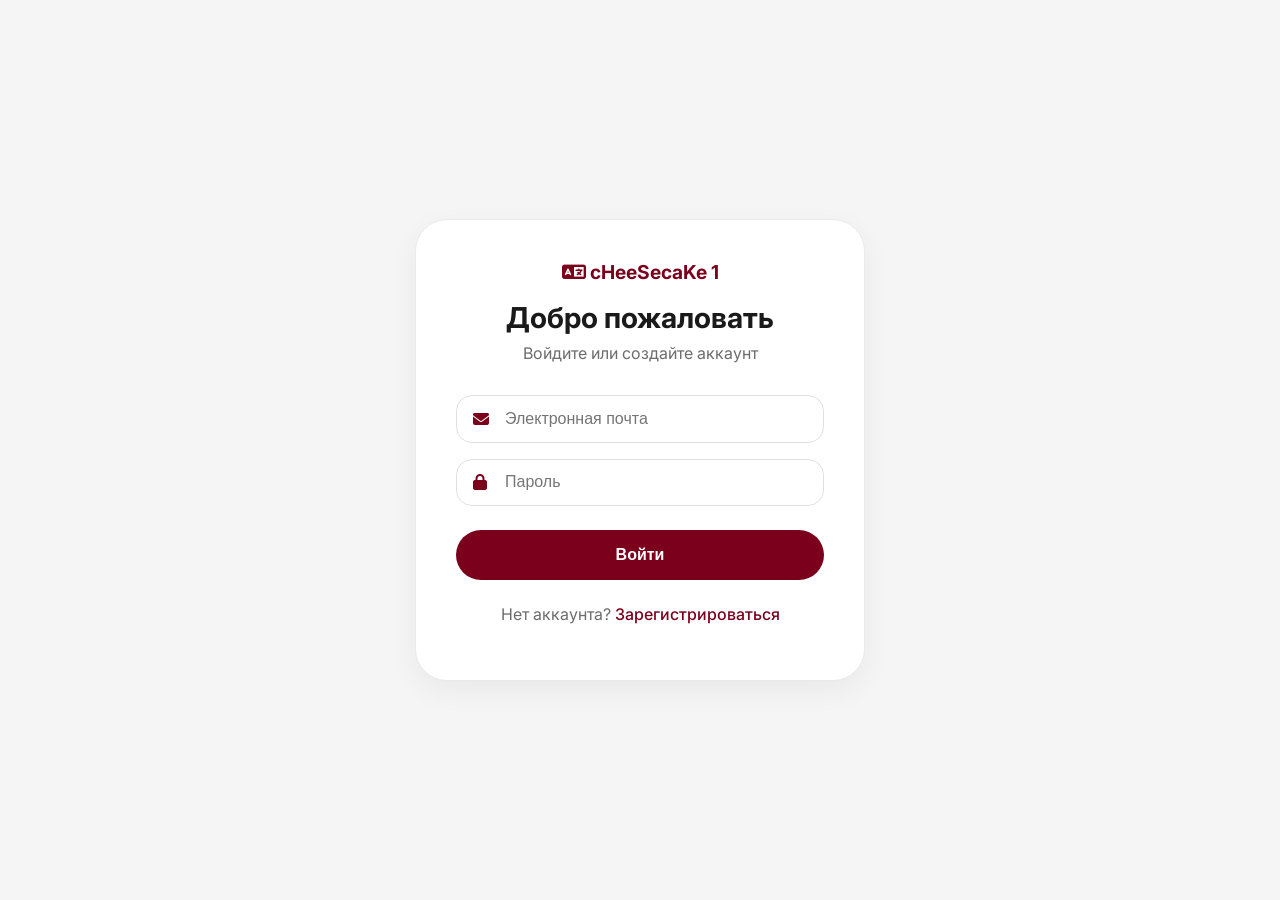
<file: lessons.html>
<!DOCTYPE html>
<html lang="ru">
<head>
    <meta charset="UTF-8">
    <meta name="viewport" content="width=device-width, initial-scale=1.0, viewport-fit=cover">
    <meta name="apple-mobile-web-app-capable" content="yes">
<meta name="apple-mobile-web-app-status-bar-style" content="black-translucent">
<meta name="apple-mobile-web-app-title" content="cHeeSecaKe">
<link rel="apple-touch-icon" href="images/logo-192.png">
    <title>Уроки — cHeeSecaKe 1</title>
    <link rel="manifest" href="/manifest.json">
    <meta name="theme-color" content="#7B001C">
    <link rel="icon" href="images/logo.png">
    <link rel="stylesheet" href="style.css">
    <link href="https://fonts.googleapis.com/css2?family=Inter:opsz,wght@14..32,300;14..32,400;14..32,500;14..32,600;14..32,700&display=swap" rel="stylesheet">
    <link rel="stylesheet" href="https://cdnjs.cloudflare.com/ajax/libs/font-awesome/6.5.1/css/all.min.css">
</head>
<body>
    <!-- Мобильная шапка (видна только на телефонах) -->
<div class="mobile-header">
    <div class="mobile-header-logo">
        <img src="images/logo.png" alt="cHeeSecaKe" onerror="this.src='https://placehold.co/32x32/7B001C/white?text=CS'">
        <span>cHeeSecaKe <span class="one">1</span></span>
    </div>
</div>
    <div class="app-container">
        <aside class="sidebar">
            <div class="sidebar-logo">
                <img src="images/logo.png" alt="cHeeSecaKe" class="sidebar-logo-img">
                <span class="sidebar-title">cHeeSecaKe <span class="one">1</span></span>
            </div>
            <nav class="sidebar-nav">
                <a href="lessons.html" class="sidebar-item">
                    <span class="sidebar-icon">📚</span> Уроки
                </a>
                <a href="profile.html" class="sidebar-item">
                    <span class="sidebar-icon">👤</span> Профиль
                </a>
                <a href="training.html" class="sidebar-item">
                    <span class="sidebar-icon">🏋️</span> Тренировка
                </a>
                <a href="letters.html" class="sidebar-item">
                    <span class="sidebar-icon">🔤</span> Буквы и тоны
                </a>
                <a href="about.html" class="sidebar-item">
                    <span class="sidebar-icon">🍰</span> О нас
                </a>
            </nav>        
        </aside>

        <main class="main-content-with-sidebar">
            <div class="lessons-content">
                <div class="lessons-header">
                    <h2>Ваши уроки</h2>
                    <p>Пройдите 30 уроков и достигните HSK 1</p>
                </div>
                <div class="lessons-grid" id="lessonsGrid"></div>
            </div>
        </main>
    </div>

    <!-- Модальное окно предупреждения перед первым уроком -->
    <div id="firstLessonModal" class="modal-overlay">
        <div class="modal-container">
            <div class="modal-icon">📢</div>
            <h3 class="modal-title">Важное уведомление!</h3>
            <p class="modal-text">
                Перед тем как приступить к первому уроку,<br>
                <strong>рекомендуется выучить буквы, пиньинь и произношение</strong>.
                Это поможет вам правильно читать и понимать китайский язык с самого начала.
            </p>
            <div class="modal-image">
                <img src="images/learn-pinyin.png" alt="Изучите пиньинь" onerror="this.src='https://placehold.co/200x150/7B001C/white?text=📖+Study+Pinyin'">
            </div>
            <div class="modal-buttons">
                <button id="studyLettersBtn" class="modal-btn primary">Изучить буквы и тоны</button>
                <button id="alreadyKnowBtn" class="modal-btn secondary">Я уже знаю буквы</button>
            </div>
        </div>
    </div>
    <!-- Модальное окно подсказки при первом запуске -->
<div id="firstLaunchModal" class="modal-overlay">
    <div class="modal-container">
        <div class="modal-icon">🍰</div>
        <h3 class="modal-title">Добро пожаловать в cHeeSecaKe 1!</h3>
        <p class="modal-text">
            <strong>Как работают уроки:</strong><br>
            • Выбирайте правильный ответ из вариантов<br>
            • После ответа появится результат и кнопка "Далее"<br>
            • В конце урока вы увидите статистику<br>
            • Слова, которые нужно повторить, можно добавить в Тренировку<br>
            • Весь прогресс сохраняется автоматически
        </p>
        <div class="modal-image">
            <img src="images/logo.png" alt="cHeeSecaKe" style="width: 80px; border-radius: 20px;">
        </div>
        <div class="modal-buttons">
            <button id="closeFirstLaunchBtn" class="modal-btn primary">Начать учиться!</button>
        </div>
    </div>
</div>

    <script>
        const lessonsData = [
            { id: 1, title: "Приветствие", description: "Научитесь здороваться и представляться", image: "images/hello-cake.png", page: "lesson1.html" },
            { id: 2, title: "Числа 1-20", description: "Изучите цифры и счёт", image: "images/numbers-cake.png", page: "lesson2.html" },
            { id: 3, title: "Семья", description: "Члены семьи и родственники", image: "images/old-cake.png", page: "lesson3.html" },
            { id: 4, title: "Еда", description: "Продукты и блюда", image: "images/food-cake.png", page: "lesson4.html" },
            { id: 5, title: "Цвета", description: "Названия цветов", image: "images/color-cakes.png", page: "lesson5.html" },
            { id: 6, title: "Животные", description: "Домашние и дикие животные", image: "images/cake-cat.png", page: "lesson6.html" },
            { id: 7, title: "Время", description: "Часы, дни, месяцы", image: "images/logo.png", page: "lesson7.html" },
            { id: 8, title: "Одежда", description: "Предметы одежды", image: "images/logo.png", page: "lesson8.html" },
            { id: 9, title: "Транспорт", description: "Виды транспорта", image: "images/logo.png", page: "lesson9.html" },
            { id: 10, title: "Профессии", description: "Названия профессий", image: "images/logo.png", page: "lesson10.html" },
            { id: 11, title: "Погода", description: "Описание погоды", image: "images/logo.png", page: "lesson11.html" },
            { id: 12, title: "Дом", description: "Комнаты и мебель", image: "images/logo.png", page: "lesson12.html" },
            { id: 13, title: "Глаголы действия", description: "Основные глаголы", image: "images/logo.png", page: "lesson13.html" },
            { id: 14, title: "Прилагательные", description: "Описания и качества", image: "images/logo.png", page: "lesson14.html" },
            { id: 15, title: "Вопросы", description: "Вопросительные слова", image: "images/logo.png", page: "lesson15.html" },
            { id: 16, title: "Направления", description: "Где, куда, откуда", image: "images/logo.png", page: "lesson16.html" },
            { id: 17, title: "Хобби", description: "Увлечения и интересы", image: "images/logo.png", page: "lesson17.html" },
            { id: 18, title: "Магазины", description: "Покупки и цены", image: "images/logo.png", page: "lesson18.html" },
            { id: 19, title: "Тело человека", description: "Части тела", image: "images/logo.png", page: "lesson19.html" },
            { id: 20, title: "Путешествия", description: "Поездки и отпуск", image: "images/logo.png", page: "lesson20.html" },
            { id: 21, title: "Здоровье", description: "Болезни и визит к врачу", image: "images/logo.png", page: "lesson21.html" },
            { id: 22, title: "Образование", description: "Школа и учёба", image: "images/logo.png", page: "lesson22.html" },
            { id: 23, title: "Работа", description: "Офис и карьера", image: "images/logo.png", page: "lesson23.html" },
            { id: 24, title: "Компьютер", description: "Техника и интернет", image: "images/logo.png", page: "lesson24.html" },
            { id: 25, title: "Спорт", description: "Виды спорта", image: "images/logo.png", page: "lesson25.html" },
            { id: 26, title: "География", description: "Страны и города", image: "images/logo.png", page: "lesson26.html" },
            { id: 27, title: "Искусство", description: "Музыка и живопись", image: "images/logo.png", page: "lesson27.html" },
            { id: 28, title: "Природа", description: "Животные и растения", image: "images/logo.png", page: "lesson28.html" },
            { id: 29, title: "Традиции", description: "Праздники и обычаи", image: "images/logo.png", page: "lesson29.html" },
            { id: 30, title: "Повторение", description: "Подготовка к HSK 1", image: "images/logo.png", page: "lesson30.html" }
        ];

        function getCurrentUser() {
            const user = localStorage.getItem('cheesecake_current_user');
            return user ? JSON.parse(user) : null;
        }

        function getUsers() {
            const users = localStorage.getItem('cheesecake_users');
            return users ? JSON.parse(users) : [];
        }

        function saveUsers(users) {
            localStorage.setItem('cheesecake_users', JSON.stringify(users));
        }

        function isLessonCompleted(lessonId) {
            const user = getCurrentUser();
            return user?.completedLessons?.includes(lessonId) || false;
        }

        function isLessonUnlocked(lessonId) {
            if (lessonId === 1) return true;
            return isLessonCompleted(lessonId - 1);
        }

        function hasSeenFirstLessonWarning() {
            const user = getCurrentUser();
            return user?.hasSeenWarning || false;
        }

        function setHasSeenWarning() {
            const user = getCurrentUser();
            if (!user) return;
            const users = getUsers();
            const userIndex = users.findIndex(u => u.id === user.id);
            if (userIndex !== -1) {
                users[userIndex].hasSeenWarning = true;
                saveUsers(users);
                const { password: _, ...updatedUser } = users[userIndex];
                localStorage.setItem('cheesecake_current_user', JSON.stringify(updatedUser));
            }
        }

        function showFirstLessonWarning(callback) {
            const modal = document.getElementById('firstLessonModal');
            if (!modal) {
                if (callback) callback();
                return;
            }
            modal.classList.add('active');
            
            const studyBtn = document.getElementById('studyLettersBtn');
            const newStudyBtn = studyBtn.cloneNode(true);
            studyBtn.parentNode.replaceChild(newStudyBtn, studyBtn);
            newStudyBtn.addEventListener('click', () => {
                modal.classList.remove('active');
                window.location.href = 'letters.html';
            });
            
            const knowBtn = document.getElementById('alreadyKnowBtn');
            const newKnowBtn = knowBtn.cloneNode(true);
            knowBtn.parentNode.replaceChild(newKnowBtn, knowBtn);
            newKnowBtn.addEventListener('click', () => {
                modal.classList.remove('active');
                setHasSeenWarning();
                if (callback) callback();
            });
        }

        function startLesson(lessonId, page) {
            if (lessonId === 1 && !hasSeenFirstLessonWarning()) {
                showFirstLessonWarning(() => {
                    window.location.href = page;
                });
            } else {
                window.location.href = page;
            }
        }

        function renderLessons() {
            const grid = document.getElementById('lessonsGrid');
            if (!grid) return;
            grid.innerHTML = '';
            
            for (let i = 0; i < lessonsData.length; i++) {
                const lesson = lessonsData[i];
                const completed = isLessonCompleted(lesson.id);
                const unlocked = isLessonUnlocked(lesson.id);
                const isLocked = !unlocked && !completed;
                
                const lessonCard = document.createElement('div');
                lessonCard.className = `lesson-grid-card ${isLocked ? 'locked' : ''} ${completed ? 'completed' : ''}`;
                lessonCard.setAttribute('data-lesson-id', lesson.id);
                
                lessonCard.innerHTML = `
                    <div class="lesson-grid-image"><img src="${lesson.image}" alt="${lesson.title}" onerror="this.src='images/logo.png'"></div>
                    <div class="lesson-grid-number">Урок ${lesson.id}</div>
                    <div class="lesson-grid-title">${lesson.title}</div>
                    <div class="lesson-grid-description">${lesson.description}</div>
                    <div class="lesson-card-buttons">
                        ${!isLocked && !completed ? `<button class="lesson-grid-btn start-btn" data-id="${lesson.id}" data-page="${lesson.page}">Начать урок</button>` : ''}
                        ${completed ? `
                            <button class="lesson-grid-btn reset-btn" data-page="${lesson.page}">
                                <i class="fas fa-undo-alt"></i> Пройти заново
                            </button>
                        ` : ''}
                    </div>
                    ${completed ? '<div class="lesson-grid-completed"><i class="fas fa-check-circle"></i> Пройден</div>' : ''}
                    ${isLocked ? '<div class="lesson-grid-locked"><i class="fas fa-lock"></i> Заблокировано</div>' : ''}
                `;
                grid.appendChild(lessonCard);
            }
            
            document.querySelectorAll('.start-btn').forEach(btn => {
                btn.addEventListener('click', (e) => {
                    e.stopPropagation();
                    const lessonId = parseInt(btn.dataset.id);
                    const page = btn.dataset.page;
                    startLesson(lessonId, page);
                });
            });
            
            document.querySelectorAll('.reset-btn').forEach(btn => {
                btn.addEventListener('click', (e) => {
                    e.stopPropagation();
                    const page = btn.dataset.page;
                    window.location.href = page;
                });
            });
        }
// Показываем подсказку при первом запуске
function showFirstLaunchHint() {
    const hasSeenHint = localStorage.getItem('cheesecake_has_seen_hint');
    if (hasSeenHint) return;
    
    const modal = document.getElementById('firstLaunchModal');
    if (!modal) return;
    
    modal.classList.add('active');
    
    const closeBtn = document.getElementById('closeFirstLaunchBtn');
    if (closeBtn) {
        closeBtn.onclick = () => {
            modal.classList.remove('active');
            localStorage.setItem('cheesecake_has_seen_hint', 'true');
        };
    }
}
        document.addEventListener('DOMContentLoaded', () => {
    const user = getCurrentUser();
    if (!user) {
        window.location.href = 'auth.html';
        return;
    }
    renderLessons();
    
    // Показываем подсказку при первом запуске
    showFirstLaunchHint();
    // Автоматическая синхронизация офлайн-прогресса при загрузке
    function syncOnLoad() {
        const offlineProgress = JSON.parse(localStorage.getItem('cheesecake_offline_progress') || '[]');
        if (offlineProgress.length > 0 && typeof syncOfflineProgress === 'function') {
            console.log('Найден несинхронизированный прогресс, синхронизируем...');
            syncOfflineProgress();
        }
    }
    syncOnLoad();  
    
    // Синхронизация при возврате на вкладку (из другого окна)
    window.addEventListener('focus', () => {
        const offlineProgress = JSON.parse(localStorage.getItem('cheesecake_offline_progress') || '[]');
        if (offlineProgress.length > 0 && typeof syncOfflineProgress === 'function') {
            console.log('Фокус на окне, синхронизируем прогресс...');
            syncOfflineProgress();
            renderLessons();
        }
    });
});
    </script>

    <style>
        .lessons-content {
            padding: 2rem;
            max-width: 1200px;
            margin: 0 auto;
        }
        .lessons-header {
            text-align: center;
            margin-bottom: 2rem;
        }
        .lessons-header h2 {
            font-size: 1.8rem;
            margin-bottom: 0.5rem;
        }
        .lessons-header p {
            color: #6c6c6c;
        }
        .lessons-grid {
            display: grid;
            grid-template-columns: repeat(auto-fill, minmax(280px, 1fr));
            gap: 1.5rem;
        }
        .lesson-grid-card {
            background: white;
            border-radius: 24px;
            padding: 1.5rem;
            text-align: center;
            transition: all 0.3s ease;
            border: 1px solid #eaeaea;
            position: relative;
        }
        .lesson-grid-card:hover {
            transform: translateY(-5px);
            box-shadow: 0 10px 30px rgba(0,0,0,0.1);
        }
        .lesson-grid-card.locked {
            opacity: 0.6;
            background: #f9f9f9;
        }
        .lesson-grid-card.completed {
            border-left: 4px solid #4CAF50;
            background: #f9fff9;
        }
        .lesson-grid-image {
            width: 80px;
            height: 80px;
            margin: 0 auto 1rem;
            border-radius: 20px;
            overflow: hidden;
            background: #f5f5f5;
            display: flex;
            align-items: center;
            justify-content: center;
        }
        .lesson-grid-image img {
            width: 100%;
            height: 100%;
            object-fit: cover;
        }
        .lesson-grid-number {
            font-size: 0.7rem;
            color: #7B001C;
            font-weight: 600;
            text-transform: uppercase;
            letter-spacing: 1px;
            margin-bottom: 0.5rem;
        }
        .lesson-grid-title {
            font-size: 1.2rem;
            font-weight: 700;
            margin-bottom: 0.5rem;
        }
        .lesson-grid-description {
            font-size: 0.8rem;
            color: #6c6c6c;
            margin-bottom: 1rem;
        }
        .lesson-card-buttons {
            display: flex;
            justify-content: center;
            gap: 0.5rem;
            margin-top: 0.5rem;
        }
        .lesson-grid-btn {
            border: none;
            padding: 0.5rem 1rem;
            border-radius: 40px;
            font-weight: 600;
            font-size: 0.8rem;
            cursor: pointer;
            transition: all 0.2s;
        }
        .start-btn {
            background: #7B001C;
            color: white;
        }
        .start-btn:hover {
            background: #480607;
            transform: translateY(-2px);
        }
        .reset-btn {
            background: white;
            border: 1px solid #7B001C;
            color: #7B001C;
        }
        .reset-btn:hover {
            background: #FFF0F2;
            transform: translateY(-2px);
        }
        .lesson-grid-completed {
            color: #4CAF50;
            font-size: 0.7rem;
            margin-top: 0.5rem;
        }
        .lesson-grid-locked {
            color: #999;
            font-size: 0.7rem;
            margin-top: 0.5rem;
        }
        .modal-overlay {
            position: fixed;
            top: 0;
            left: 0;
            width: 100%;
            height: 100%;
            background: rgba(0,0,0,0.6);
            backdrop-filter: blur(4px);
            z-index: 2000;
            display: flex;
            align-items: center;
            justify-content: center;
            visibility: hidden;
            opacity: 0;
            transition: all 0.3s ease;
        }
        .modal-overlay.active {
            visibility: visible;
            opacity: 1;
        }
        .modal-container {
            background: white;
            border-radius: 32px;
            max-width: 450px;
            width: 90%;
            padding: 2rem;
            text-align: center;
            box-shadow: 0 25px 50px rgba(0,0,0,0.3);
            transform: scale(0.9);
            transition: transform 0.3s ease;
        }
        .modal-overlay.active .modal-container {
            transform: scale(1);
        }
        .modal-icon {
            font-size: 3rem;
            margin-bottom: 1rem;
        }
        .modal-title {
            font-size: 1.6rem;
            font-weight: 700;
            color: #7B001C;
            margin-bottom: 0.75rem;
        }
        .modal-text {
            color: #4a4a4a;
            line-height: 1.5;
            margin-bottom: 1rem;
        }
        .modal-image {
            margin: 1rem 0;
        }
        .modal-image img {
            max-width: 100%;
            border-radius: 16px;
        }
        .modal-buttons {
            display: flex;
            gap: 1rem;
            margin-top: 1.5rem;
        }
        .modal-btn {
            flex: 1;
            padding: 0.85rem;
            border-radius: 40px;
            font-weight: 600;
            cursor: pointer;
            transition: all 0.2s;
            border: none;
            font-size: 0.9rem;
        }
        .modal-btn.primary {
            background: #7B001C;
            color: white;
        }
        .modal-btn.primary:hover {
            background: #480607;
        }
        .modal-btn.secondary {
            background: white;
            border: 1px solid #7B001C;
            color: #7B001C;
        }
        .modal-btn.secondary:hover {
            background: #FFF0F2;
        }
        @keyframes fadeOut {
            0% { opacity: 1; transform: translateX(-50%) scale(1); }
            70% { opacity: 1; }
            100% { opacity: 0; transform: translateX(-50%) scale(0.9); visibility: hidden; }
        }
        @media (max-width: 600px) {
            .lessons-content {
                padding: 1rem;
            }
            .lessons-grid {
                grid-template-columns: 1fr;
            }
            .modal-buttons {
                flex-direction: column;
            }
        }
    </style>
    <script>
    // Регистрация Service Worker для офлайн-работы
    if ('serviceWorker' in navigator) {
        navigator.serviceWorker.register('/sw.js')
            .then((registration) => {
                console.log('Service Worker зарегистрирован:', registration);
            })
            .catch((error) => {
                console.log('Ошибка регистрации Service Worker:', error);
            });
    }
</script>
</body>
</html>
</file>
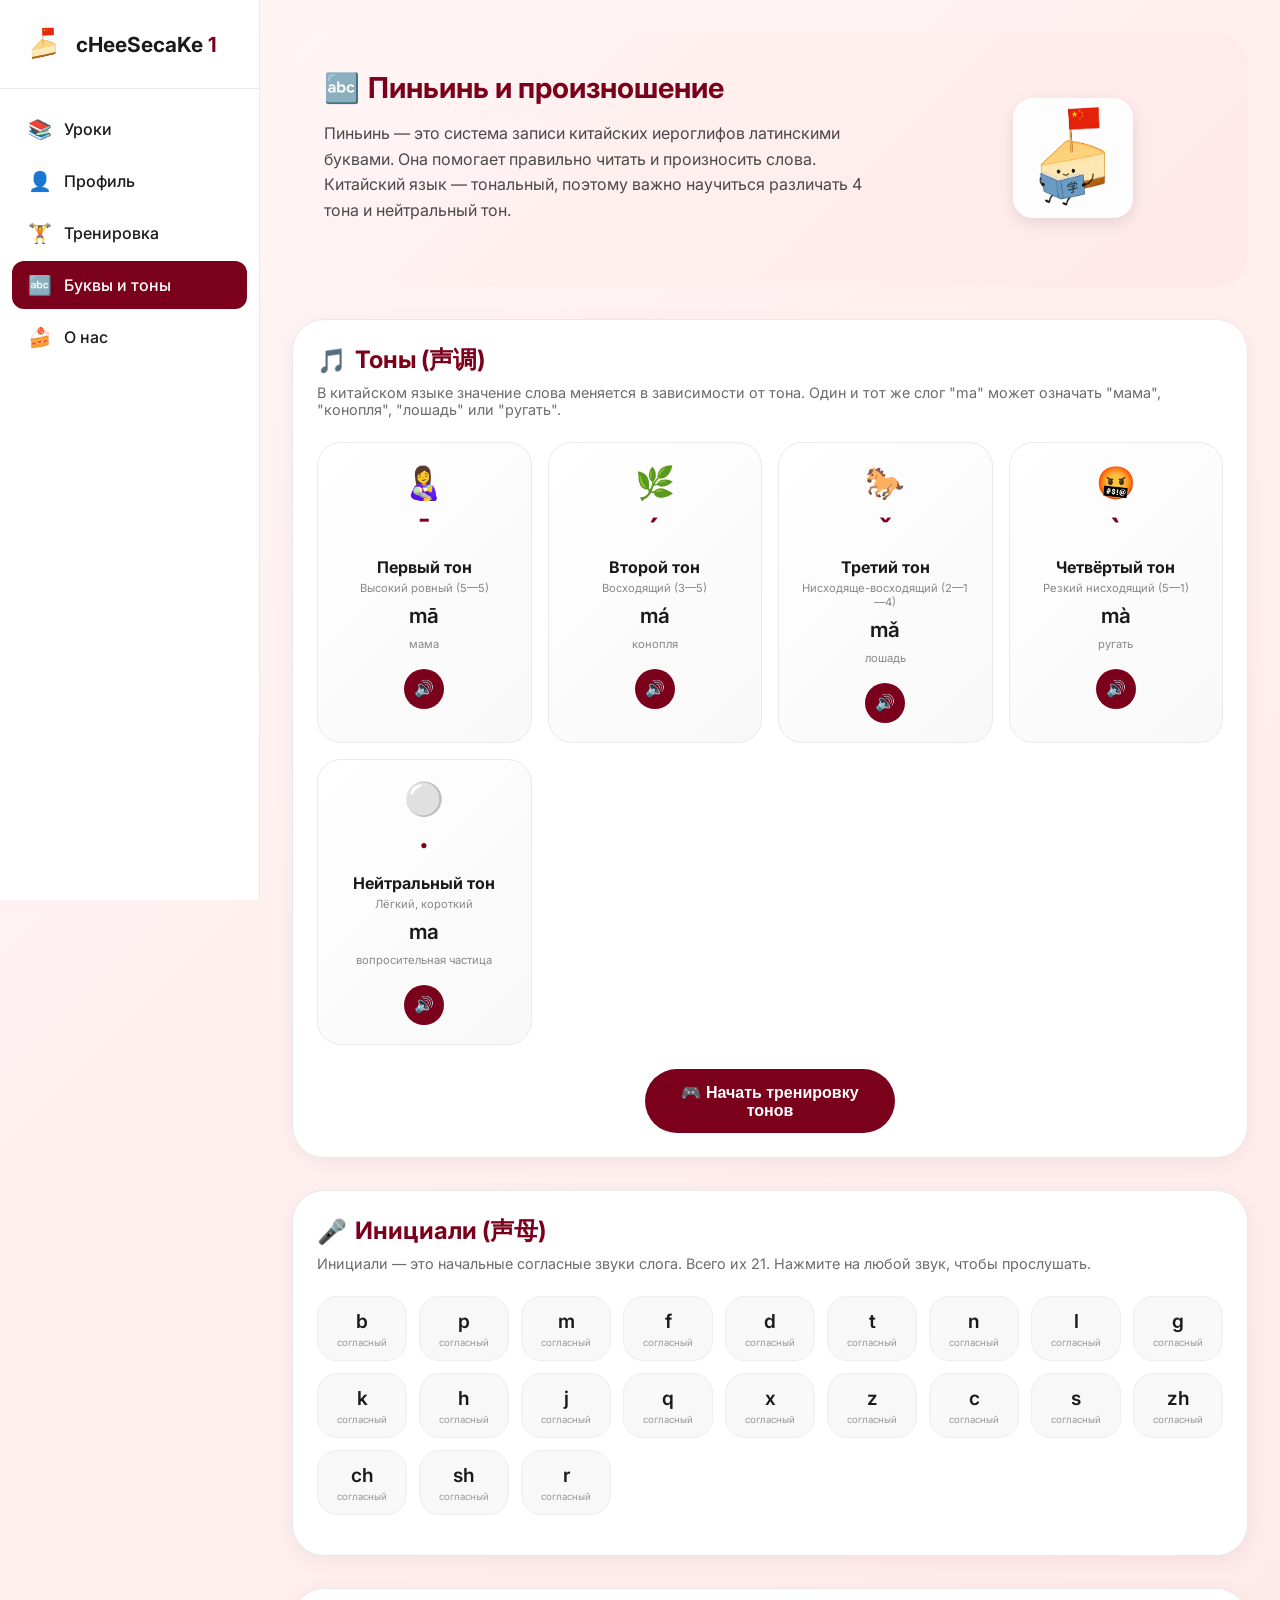
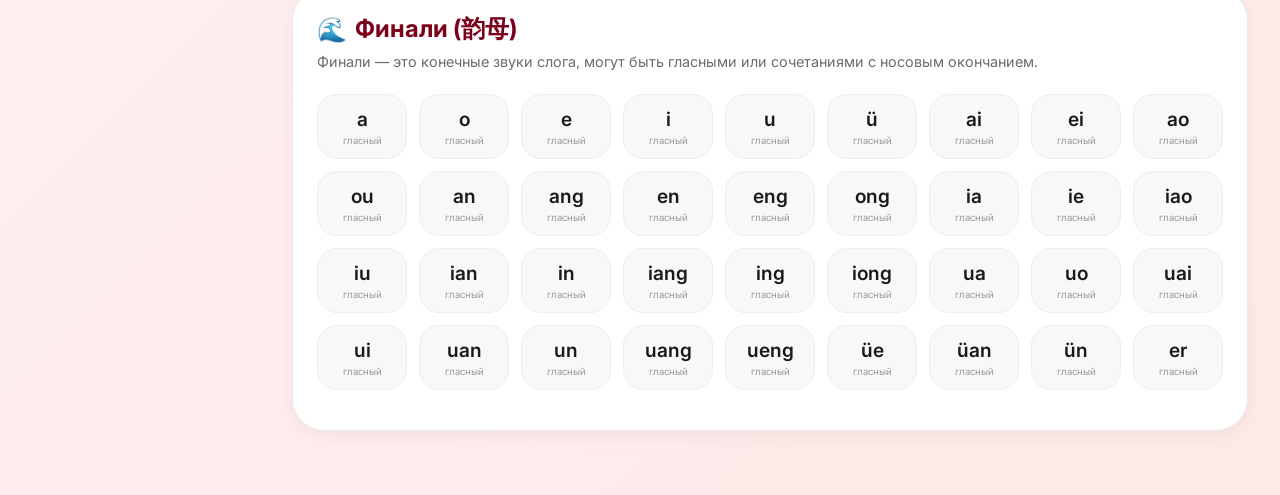
<file: letters.html>
<!DOCTYPE html>
<html lang="ru">
<head>
    <meta charset="UTF-8">
    <meta name="viewport" content="width=device-width, initial-scale=1.0, viewport-fit=cover">
    <meta name="apple-mobile-web-app-capable" content="yes">
    <meta name="apple-mobile-web-app-status-bar-style" content="black-translucent">
    <meta name="apple-mobile-web-app-title" content="cHeeSecaKe">
    <link rel="apple-touch-icon" href="images/logo-192.png">
    <title>Буквы и тоны — cHeeSecaKe 1</title>
    <link rel="manifest" href="/manifest.json">
    <meta name="theme-color" content="#7B001C">
    <link rel="icon" href="images/logo.png">
    <link rel="stylesheet" href="style.css">
    <link href="https://fonts.googleapis.com/css2?family=Inter:opsz,wght@14..32,300;14..32,400;14..32,500;14..32,600;14..32,700&display=swap" rel="stylesheet">
    <link rel="stylesheet" href="https://cdnjs.cloudflare.com/ajax/libs/font-awesome/6.5.1/css/all.min.css">
    <style>
        /* Дополнительные стили для страницы букв и тонов */
        .letters-container {
            max-width: 1200px;
            margin: 0 auto;
            padding: 2rem;
        }

        /* Введение с чизкейком */
        .letters-intro {
            background: linear-gradient(135deg, #FFF5F5 0%, #FFE8E8 100%);
            border-radius: 32px;
            padding: 2rem;
            margin-bottom: 2rem;
            display: flex;
            align-items: center;
            gap: 2rem;
            flex-wrap: wrap;
        }
        .intro-text {
            flex: 2;
        }
        .intro-text h1 {
            font-size: 1.8rem;
            margin-bottom: 0.5rem;
            color: #7B001C;
            display: flex;
            align-items: center;
            gap: 0.5rem;
        }
        .intro-text p {
            color: #4a4a4a;
            line-height: 1.6;
        }
        .intro-image {
            flex: 1;
            text-align: center;
        }
        .intro-image img {
            max-width: 120px;
            border-radius: 20px;
            box-shadow: 0 5px 15px rgba(0,0,0,0.1);
        }

        /* Общие стили для секций */
        .section-card {
            background: white;
            border-radius: 32px;
            padding: 1.5rem;
            margin-bottom: 2rem;
            box-shadow: 0 5px 20px rgba(0,0,0,0.05);
            border: 1px solid #eaeaea;
        }
        .section-title {
            font-size: 1.5rem;
            margin-bottom: 0.5rem;
            color: #7B001C;
            display: flex;
            align-items: center;
            gap: 0.5rem;
        }
        .section-desc {
            color: #6c6c6c;
            margin-bottom: 1.5rem;
            font-size: 0.9rem;
        }

        /* Тоны - 5 карточек с эмодзи */
        .tones-grid {
            display: grid;
            grid-template-columns: repeat(auto-fit, minmax(180px, 1fr));
            gap: 1rem;
            margin-bottom: 1.5rem;
        }
        .tone-card {
            background: linear-gradient(135deg, #fff 0%, #f8f8f8 100%);
            border-radius: 24px;
            padding: 1.2rem;
            text-align: center;
            transition: all 0.2s;
            border: 1px solid #eaeaea;
        }
        .tone-card:hover {
            transform: translateY(-3px);
            box-shadow: 0 8px 20px rgba(0,0,0,0.1);
        }
        .tone-emoji {
            font-size: 2rem;
            margin-bottom: 0.5rem;
        }
        .tone-symbol {
            font-size: 2rem;
            font-weight: 700;
            color: #7B001C;
        }
        .tone-name {
            font-weight: 700;
            margin: 0.5rem 0 0.25rem;
        }
        .tone-pitch {
            font-size: 0.7rem;
            color: #888;
            margin-bottom: 0.5rem;
        }
        .tone-example {
            font-size: 1.3rem;
            font-weight: 600;
            margin: 0.5rem 0;
        }
        .tone-example small {
            font-size: 0.7rem;
            font-weight: normal;
            color: #888;
        }
        .tone-audio-btn {
            background: #7B001C;
            color: white;
            border: none;
            width: 40px;
            height: 40px;
            border-radius: 50%;
            cursor: pointer;
            margin-top: 0.5rem;
            transition: all 0.2s;
            font-size: 1rem;
        }
        .tone-audio-btn:hover {
            background: #480607;
            transform: scale(1.05);
        }

        /* Звуковые сетки (инициали/финали) */
        .sound-grid {
            display: grid;
            grid-template-columns: repeat(auto-fill, minmax(85px, 1fr));
            gap: 0.75rem;
            margin-bottom: 1rem;
        }
        .sound-card {
            background: #f8f8f8;
            border-radius: 20px;
            padding: 0.75rem 0.5rem;
            text-align: center;
            cursor: pointer;
            transition: all 0.2s;
            border: 1px solid #eee;
        }
        .sound-card:hover {
            background: #FFF0F2;
            border-color: #7B001C;
            transform: translateY(-2px);
        }
        .sound-text {
            font-size: 1.2rem;
            font-weight: 600;
            color: #1a1a1a;
            word-break: break-word;
            overflow-wrap: break-word;
        }
        .sound-desc {
            font-size: 0.6rem;
            color: #999;
            margin-top: 0.25rem;
        }

        /* Кнопка тренировки */
        .train-btn {
            background: #7B001C;
            color: white;
            border: none;
            padding: 0.85rem 1.5rem;
            border-radius: 40px;
            font-weight: 600;
            cursor: pointer;
            transition: all 0.2s;
            width: 100%;
            max-width: 250px;
            display: block;
            margin: 0 auto;
            font-size: 1rem;
        }
        .train-btn:hover {
            background: #480607;
            transform: translateY(-2px);
        }

        /* Модальное окно для тренировки */
        .quiz-modal {
            max-width: 500px;
        }
        .quiz-content {
            text-align: center;
            padding: 1rem;
        }
        .quiz-question {
            font-size: 1.2rem;
            margin-bottom: 1.5rem;
        }
        .quiz-audio-btn {
            background: #7B001C;
            color: white;
            border: none;
            padding: 0.75rem 1.5rem;
            border-radius: 40px;
            cursor: pointer;
            margin-bottom: 1.5rem;
            font-size: 1rem;
        }
        .quiz-options {
            display: flex;
            flex-direction: column;
            gap: 0.75rem;
        }
        .quiz-option {
            background: #f0f0f0;
            border: 1px solid #e0e0e0;
            border-radius: 40px;
            padding: 0.75rem;
            cursor: pointer;
            transition: all 0.2s;
        }
        .quiz-option:hover {
            background: #FFF0F2;
            border-color: #7B001C;
        }
        .quiz-option.selected {
            background: #7B001C;
            color: white;
            border-color: #7B001C;
        }
        .quiz-feedback {
            text-align: center;
            margin: 1rem 0;
            font-weight: 500;
        }
        .quiz-feedback.correct {
            color: #4CAF50;
        }
        .quiz-feedback.wrong {
            color: #7B001C;
        }

        @media (max-width: 768px) {
            .letters-container {
                padding: 1rem;
            }
            .letters-intro {
                flex-direction: column;
                text-align: center;
            }
            .sound-grid {
                grid-template-columns: repeat(auto-fill, minmax(70px, 1fr));
            }
            .sound-text {
                font-size: 1rem;
            }
        }
    </style>
</head>
<body>
    <!-- Мобильная шапка (видна только на телефонах) -->
    <div class="mobile-header">
        <div class="mobile-header-logo">
            <img src="images/logo.png" alt="cHeeSecaKe" onerror="this.src='https://placehold.co/32x32/7B001C/white?text=CS'">
            <span>cHeeSecaKe <span class="one">1</span></span>
        </div>
    </div>
    <div class="app-container">
        <aside class="sidebar">
            <div class="sidebar-logo">
                <img src="images/logo.png" alt="cHeeSecaKe" class="sidebar-logo-img">
                <span class="sidebar-title">cHeeSecaKe <span class="one">1</span></span>
            </div>
            <nav class="sidebar-nav">
                <a href="lessons.html" class="sidebar-item">
                    <span class="sidebar-icon">📚</span> Уроки
                </a>
                <a href="profile.html" class="sidebar-item">
                    <span class="sidebar-icon">👤</span> Профиль
                </a>
                <a href="training.html" class="sidebar-item">
                    <span class="sidebar-icon">🏋️</span> Тренировка
                </a>
                <a href="letters.html" class="sidebar-item active">
                    <span class="sidebar-icon">🔤</span> Буквы и тоны
                </a>
                <a href="about.html" class="sidebar-item">
                    <span class="sidebar-icon">🍰</span> О нас
                </a>
            </nav>
        </aside>

        <main class="main-content-with-sidebar">
            <div class="letters-container">
                <!-- Введение с картинкой -->
                <div class="letters-intro">
                    <div class="intro-text">
                        <h1><span>🔤</span> Пиньинь и произношение</h1>
                        <p>Пиньинь — это система записи китайских иероглифов латинскими буквами. Она помогает правильно читать и произносить слова. Китайский язык — тональный, поэтому важно научиться различать 4 тона и нейтральный тон.</p>
                    </div>
                    <div class="intro-image">
                        <img src="images/learn-pinyin.png" alt="cHeeSecaKe" onerror="this.src='https://placehold.co/120x120/7B001C/white?text=🍰'">
                    </div>
                </div>

                <!-- БЛОК ТОНОВ с эмодзи -->
                <div class="section-card">
                    <h2 class="section-title"><span>🎵</span> Тоны (声调)</h2>
                    <p class="section-desc">В китайском языке значение слова меняется в зависимости от тона. Один и тот же слог "ma" может означать "мама", "конопля", "лошадь" или "ругать".</p>
                    
                    <div class="tones-grid">
                        <div class="tone-card" data-tone="1">
                            <div class="tone-emoji">👩‍🍼</div>
                            <div class="tone-symbol">¯</div>
                            <div class="tone-name">Первый тон</div>
                            <div class="tone-pitch">Высокий ровный (5—5)</div>
                            <div class="tone-example">mā<br><small>мама</small></div>
                            <button class="tone-audio-btn" data-sound="ma1">🔊</button>
                        </div>
                        <div class="tone-card" data-tone="2">
                            <div class="tone-emoji">🌿</div>
                            <div class="tone-symbol">ˊ</div>
                            <div class="tone-name">Второй тон</div>
                            <div class="tone-pitch">Восходящий (3—5)</div>
                            <div class="tone-example">má<br><small>конопля</small></div>
                            <button class="tone-audio-btn" data-sound="ma2">🔊</button>
                        </div>
                        <div class="tone-card" data-tone="3">
                            <div class="tone-emoji">🐎</div>
                            <div class="tone-symbol">ˇ</div>
                            <div class="tone-name">Третий тон</div>
                            <div class="tone-pitch">Нисходяще-восходящий (2—1—4)</div>
                            <div class="tone-example">mǎ<br><small>лошадь</small></div>
                            <button class="tone-audio-btn" data-sound="ma3">🔊</button>
                        </div>
                        <div class="tone-card" data-tone="4">
                            <div class="tone-emoji">🤬</div>
                            <div class="tone-symbol">ˋ</div>
                            <div class="tone-name">Четвёртый тон</div>
                            <div class="tone-pitch">Резкий нисходящий (5—1)</div>
                            <div class="tone-example">mà<br><small>ругать</small></div>
                            <button class="tone-audio-btn" data-sound="ma4">🔊</button>
                        </div>
                        <div class="tone-card" data-tone="5">
                            <div class="tone-emoji">⚪</div>
                            <div class="tone-symbol">·</div>
                            <div class="tone-name">Нейтральный тон</div>
                            <div class="tone-pitch">Лёгкий, короткий</div>
                            <div class="tone-example">ma<br><small>вопросительная частица</small></div>
                            <button class="tone-audio-btn" data-sound="ma0">🔊</button>
                        </div>
                    </div>
                    
                    <button class="train-btn" id="trainTonesBtn">
                        🎮 Начать тренировку тонов
                    </button>
                </div>

                <!-- БЛОК ИНИЦИАЛЕЙ -->
                <div class="section-card">
                    <h2 class="section-title"><span>🎤</span> Инициали (声母)</h2>
                    <p class="section-desc">Инициали — это начальные согласные звуки слога. Всего их 21. Нажмите на любой звук, чтобы прослушать.</p>
                    <div class="sound-grid" id="initialsGrid"></div>
                </div>

                <!-- БЛОК ФИНАЛЕЙ -->
                <div class="section-card">
                    <h2 class="section-title"><span>🌊</span> Финали (韵母)</h2>
                    <p class="section-desc">Финали — это конечные звуки слога, могут быть гласными или сочетаниями с носовым окончанием.</p>
                    <div class="sound-grid" id="finalsGrid"></div>
                </div>
            </div>
        </main>
    </div>

    <!-- Модальное окно для тренировки тонов -->
    <div id="tonesQuizModal" class="modal-overlay">
        <div class="modal-container quiz-modal">
            <div class="modal-icon">🎧</div>
            <h3 class="modal-title">Тренировка тонов</h3>
            <div class="quiz-content" id="quizContent"></div>
            <div class="quiz-feedback" id="quizFeedback"></div>
            <div class="quiz-buttons" style="display: flex; gap: 1rem; justify-content: center;">
                <button id="quizNextBtn" class="modal-btn primary" style="display: none;">Следующий вопрос</button>
                <button id="quizCloseBtn" class="modal-btn secondary">Закрыть</button>
            </div>
        </div>
    </div>
<!-- Модальное окно результатов тренировки тонов -->
<div id="quizResultModal" class="modal-overlay">
    <div class="modal-container" style="max-width: 380px;">
        <div class="modal-icon" id="resultIcon">🏆</div>
        <h3 class="modal-title" id="resultTitle">Тренировка завершена!</h3>
        <div class="result-stats" id="resultStats" style="margin: 1rem 0; padding: 0.5rem;">
            <!-- Сюда вставим статистику -->
        </div>
        <div class="modal-buttons">
            <button id="closeResultModal" class="modal-btn primary">Отлично!</button>
        </div>
    </div>
</div>
    <script>
        // Функции звуков (без автоматического воспроизведения)
        function playAudioFile(filePath) {
            if (!filePath) return;
            const audio = new Audio(filePath);
            audio.play().catch(e => console.log('Audio error:', e));
        }

        // Данные для инициалей
        const initials = [
            'b', 'p', 'm', 'f', 'd', 't', 'n', 'l',
            'g', 'k', 'h', 'j', 'q', 'x',
            'z', 'c', 's', 'zh', 'ch', 'sh', 'r'
        ];

        // Данные для финалей
        const finals = [
            'a', 'o', 'e', 'i', 'u', 'ü',
            'ai', 'ei', 'ao', 'ou', 'an', 'ang',
            'en', 'eng', 'ong', 'ia', 'ie', 'iao',
            'iu', 'ian', 'in', 'iang', 'ing', 'iong',
            'ua', 'uo', 'uai', 'ui', 'uan', 'un',
            'uang', 'ueng', 'üe', 'üan', 'ün', 'er'
        ];

        // Рендер инициалей
        const initialsGrid = document.getElementById('initialsGrid');
        if (initialsGrid) {
            initials.forEach(init => {
                const card = document.createElement('div');
                card.className = 'sound-card';
                card.innerHTML = `
                    <div class="sound-text">${init}</div>
                    <div class="sound-desc">согласный</div>
                `;
                card.addEventListener('click', () => playAudioFile(`audio/${init}.mp3`));
                initialsGrid.appendChild(card);
            });
        }

        // Рендер финалей
        const finalsGrid = document.getElementById('finalsGrid');
        if (finalsGrid) {
            finals.forEach(final => {
                const card = document.createElement('div');
                card.className = 'sound-card';
                card.innerHTML = `
                    <div class="sound-text">${final}</div>
                    <div class="sound-desc">гласный</div>
                `;
                card.addEventListener('click', () => playAudioFile(`audio/${final}.mp3`));
                finalsGrid.appendChild(card);
            });
        }

        // Тоны - ручное воспроизведение (без авто)
        document.querySelectorAll('.tone-audio-btn').forEach(btn => {
            btn.addEventListener('click', (e) => {
                e.stopPropagation();
                const sound = btn.dataset.sound;
                if (sound) playAudioFile(`audio/${sound}.mp3`);
            });
        });

        // ========== ТРЕНИРОВКА ТОНОВ (РАНДОМНЫЙ ПОРЯДОК) ==========
        const trainBtn = document.getElementById('trainTonesBtn');
        const quizModal = document.getElementById('tonesQuizModal');
        const quizContent = document.getElementById('quizContent');
        const quizFeedback = document.getElementById('quizFeedback');
        const quizNextBtn = document.getElementById('quizNextBtn');
        const quizCloseBtn = document.getElementById('quizCloseBtn');

        // Базовый массив вопросов
        const baseQuestions = [
            { sound: 'ma1', correct: 1, text: 'Какой это тон?', options: ['1-й тон (ровный)', '2-й тон (восходящий)', '3-й тон (нисх.-восх.)', '4-й тон (резкий)'] },
            { sound: 'ma2', correct: 2, text: 'Какой это тон?', options: ['1-й тон (ровный)', '2-й тон (восходящий)', '3-й тон (нисх.-восх.)', '4-й тон (резкий)'] },
            { sound: 'ma3', correct: 3, text: 'Какой это тон?', options: ['1-й тон (ровный)', '2-й тон (восходящий)', '3-й тон (нисх.-восх.)', '4-й тон (резкий)'] },
            { sound: 'ma4', correct: 4, text: 'Какой это тон?', options: ['1-й тон (ровный)', '2-й тон (восходящий)', '3-й тон (нисх.-восх.)', '4-й тон (резкий)'] },
            { sound: 'ma0', correct: 0, text: 'Какой это тон?', options: ['1-й тон (ровный)', '2-й тон (восходящий)', '3-й тон (нисх.-восх.)', '4-й тон (резкий)', 'Нейтральный тон'], correctIsNeutral: true }
        ];

        let questions = [];     // Перемешанный массив
        let currentQuestionIndex = 0;
        let score = 0;

        // Функция перемешивания массива (рандом)
        function shuffleArray(arr) {
            for (let i = arr.length - 1; i > 0; i--) {
                const j = Math.floor(Math.random() * (i + 1));
                [arr[i], arr[j]] = [arr[j], arr[i]];
            }
            return arr;
        }

        // Функция проверки правильности для нейтрального тона
        function isAnswerCorrect(selected, q) {
            if (q.correctIsNeutral) {
                return selected === 5; // 5-й вариант — нейтральный тон
            }
            return selected === q.correct;
        }

        function getCorrectAnswerText(q) {
            if (q.correctIsNeutral) {
                return 'Нейтральный тон';
            }
            return q.options[q.correct - 1];
        }

        function loadQuestion() {
            const q = questions[currentQuestionIndex];
            if (!q) return;
            
            quizContent.innerHTML = `
                <div class="quiz-question">${q.text}</div>
                <button class="quiz-audio-btn" id="playQuizAudio">🔊 Прослушать звук</button>
                <div class="quiz-options" id="quizOptions">
                    ${q.options.map((opt, idx) => `
                        <div class="quiz-option" data-opt="${idx + 1}">${opt}</div>
                    `).join('')}
                </div>
            `;
            
            const playBtn = document.getElementById('playQuizAudio');
            // Убираем старые обработчики, чтобы не накапливались
            const newPlayBtn = playBtn.cloneNode(true);
            playBtn.parentNode.replaceChild(newPlayBtn, playBtn);
            newPlayBtn.addEventListener('click', () => {
                playAudioFile(`audio/${q.sound}.mp3`);
            });
            
            // Обработчики для вариантов ответа
            const options = document.querySelectorAll('.quiz-option');
            options.forEach(opt => {
                const newOpt = opt.cloneNode(true);
                opt.parentNode.replaceChild(newOpt, opt);
                
                newOpt.addEventListener('click', () => {
                    const selected = parseInt(newOpt.dataset.opt);
                    const isCorrect = isAnswerCorrect(selected, q);
                    
                    if (isCorrect) {
                        score++;
                        quizFeedback.innerHTML = '✅ Правильно! Молодец!';
                        quizFeedback.className = 'quiz-feedback correct';
                    } else {
                        quizFeedback.innerHTML = `❌ Неправильно. Правильный ответ: ${getCorrectAnswerText(q)}`;
                        quizFeedback.className = 'quiz-feedback wrong';
                    }
                    
                    // Блокируем повторный выбор
                    document.querySelectorAll('.quiz-option').forEach(o => {
                        o.style.pointerEvents = 'none';
                        o.style.opacity = '0.6';
                    });
                    
                    // Показываем кнопку "Следующий вопрос" или "Завершить"
                    if (currentQuestionIndex + 1 < questions.length) {
                        quizNextBtn.textContent = 'Следующий вопрос →';
                        quizNextBtn.style.display = 'block';
                    } else {
                        quizNextBtn.textContent = '🏆 Завершить';
                        quizNextBtn.style.display = 'block';
                    }
                });
            });
        }

        function startQuiz() {
            // Перемешиваем вопросы
            questions = shuffleArray([...baseQuestions]);
            currentQuestionIndex = 0;
            score = 0;
            quizFeedback.innerHTML = '';
            quizNextBtn.style.display = 'none';
            quizModal.classList.add('active');
            loadQuestion();
        }

function showQuizResult() {
    const percent = Math.round((score / questions.length) * 100);
    let emoji = '';
    let message = '';
    
    if (percent === 100) {
        emoji = '🏆🌟';
        message = 'Идеально! Ты мастер тонов!';
    } else if (percent >= 80) {
        emoji = '🎉✨';
        message = 'Отличный результат! Так держать!';
    } else if (percent >= 60) {
        emoji = '👍📈';
        message = 'Хорошо! Ещё немного практики — и будет идеально.';
    } else if (percent >= 40) {
        emoji = '💪📖';
        message = 'Неплохо! Повтори тоны и попробуй ещё раз.';
    } else {
        emoji = '🎧🔁';
        message = 'Тренируй тоны ещё — у тебя всё получится!';
    }
    
    const resultModal = document.getElementById('quizResultModal');
    const resultStats = document.getElementById('resultStats');
    
    resultStats.innerHTML = `
        <div style="text-align: center;">
            <div style="font-size: 2rem; margin-bottom: 0.5rem;">${emoji}</div>
            <p style="font-size: 1rem; font-weight: 600; margin-bottom: 0.5rem;">${message}</p>
            <div style="background: #f8f8f8; border-radius: 20px; padding: 0.75rem; margin-top: 0.5rem;">
                <p style="font-size: 1.2rem;"><strong>${score}</strong> из <strong>${questions.length}</strong> правильных</p>
                <div style="background: #e0e0e0; border-radius: 10px; height: 8px; width: 100%; margin-top: 0.5rem; overflow: hidden;">
                    <div style="background: #7B001C; border-radius: 10px; height: 100%; width: ${percent}%;"></div>
                </div>
                <p style="font-size: 0.8rem; color: #6c6c6c; margin-top: 0.5rem;">Процент правильности: ${percent}%</p>
            </div>
        </div>
    `;
    
    resultModal.classList.add('active');
}

function nextQuestion() {
    if (currentQuestionIndex + 1 < questions.length) {
        currentQuestionIndex++;
        quizFeedback.innerHTML = '';
        quizNextBtn.style.display = 'none';
        loadQuestion();
    } else {
        // Закрываем модалку тренировки
        quizModal.classList.remove('active');
        // Показываем красивое окно с результатами
        showQuizResult();
        // Сбрасываем для следующего запуска
        questions = [];
        currentQuestionIndex = 0;
        score = 0;
    }
}

// Закрытие модального окна результатов
const closeResultBtn = document.getElementById('closeResultModal');
if (closeResultBtn) {
    closeResultBtn.addEventListener('click', () => {
        const resultModal = document.getElementById('quizResultModal');
        if (resultModal) resultModal.classList.remove('active');
    });
}

// Клик по overlay для закрытия
const resultModal = document.getElementById('quizResultModal');
if (resultModal) {
    resultModal.addEventListener('click', (e) => {
        if (e.target === resultModal) resultModal.classList.remove('active');
    });
}
        // События
        if (trainBtn) {
            trainBtn.addEventListener('click', startQuiz);
        }
        
        if (quizNextBtn) {
            quizNextBtn.addEventListener('click', nextQuestion);
        }
        
        if (quizCloseBtn) {
            quizCloseBtn.addEventListener('click', () => {
                quizModal.classList.remove('active');
            });
        }
        
        if (quizModal) {
            quizModal.addEventListener('click', (e) => {
                if (e.target === quizModal) quizModal.classList.remove('active');
            });
        }
    </script>
    <script>
    // Регистрация Service Worker для офлайн-работы
    if ('serviceWorker' in navigator) {
        navigator.serviceWorker.register('/sw.js')
            .then((registration) => {
                console.log('Service Worker зарегистрирован:', registration);
            })
            .catch((error) => {
                console.log('Ошибка регистрации Service Worker:', error);
            });
    }
    </script>
</body>
</html>
</file>
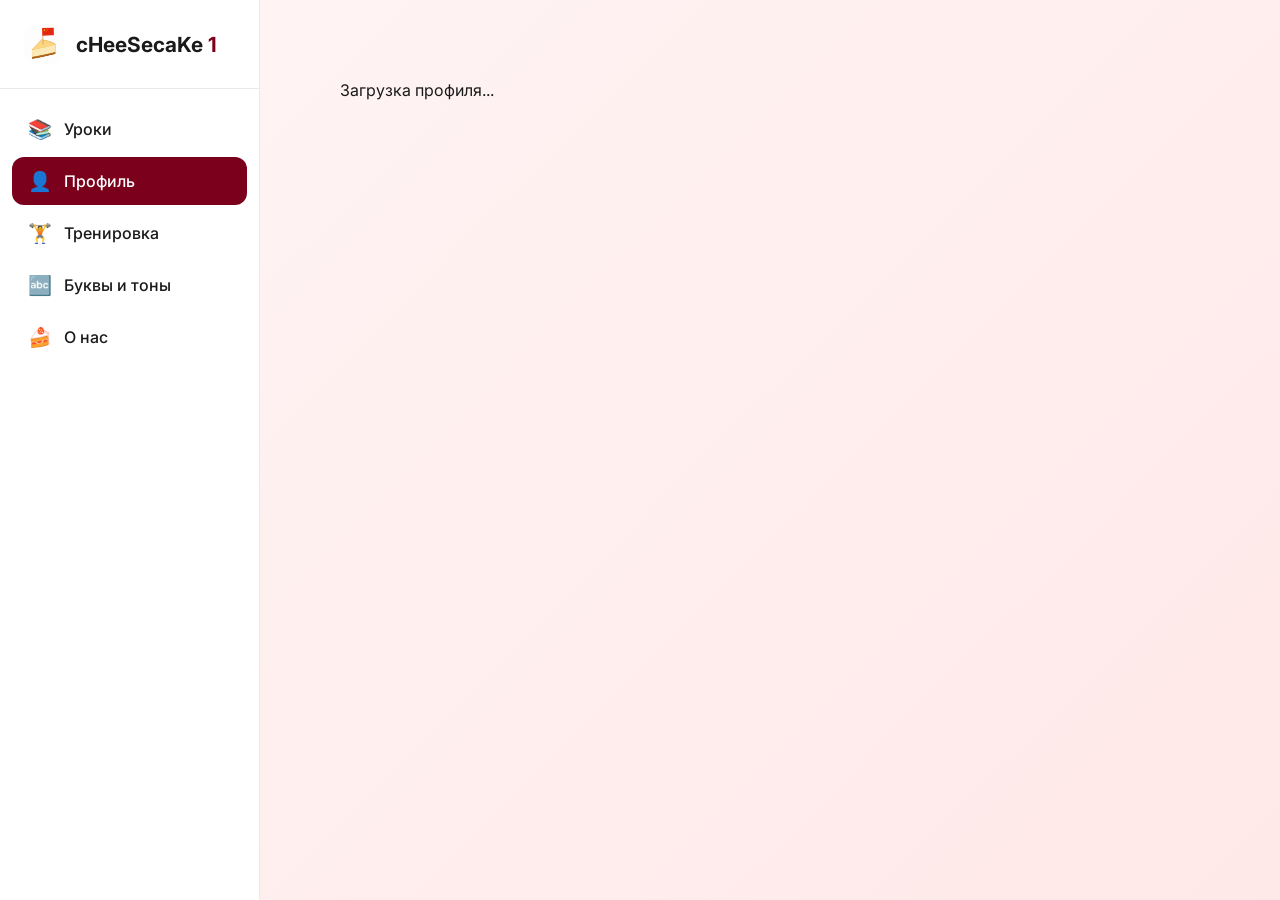
<file: profile.html>
<!DOCTYPE html>
<html lang="ru">
<head>
    <meta charset="UTF-8">
    <meta name="viewport" content="width=device-width, initial-scale=1.0, viewport-fit=cover">
    <title>Профиль — cHeeSecaKe 1</title>
    <link rel="manifest" href="/manifest.json">
    <meta name="theme-color" content="#7B001C">
    <link rel="icon" href="images/logo.png">
    <link rel="stylesheet" href="style.css">
    <link href="https://fonts.googleapis.com/css2?family=Inter:opsz,wght@14..32,300;14..32,400;14..32,500;14..32,600;14..32,700&display=swap" rel="stylesheet">
    <link rel="stylesheet" href="https://cdnjs.cloudflare.com/ajax/libs/font-awesome/6.5.1/css/all.min.css">
    <style>
        /* Дополнительные стили для профиля */
        .profile-layout {
            display: flex;
            gap: 2rem;
            max-width: 1200px;
            margin: 0 auto;
            padding: 2rem;
            min-height: calc(100vh - 70px);
        }

        /* Левая колонка — информация о пользователе */
        .profile-left {
            flex: 1;
            background: white;
            border-radius: 32px;
            padding: 2rem;
            box-shadow: 0 10px 30px rgba(0,0,0,0.05);
            border: 1px solid #eaeaea;
            height: fit-content;
            position: sticky;
            top: 2rem;
        }

        /* Правая колонка — статистика */
        .profile-right {
            flex: 2;
            display: flex;
            flex-direction: column;
            gap: 1.5rem;
        }

        /* Аватар */
        .avatar-section {
            text-align: center;
            margin-bottom: 1.5rem;
            position: relative;
        }
        .profile-avatar {
            width: 120px;
            height: 120px;
            margin: 0 auto 0.5rem;
            position: relative;
            cursor: pointer;
        }
        .profile-avatar img {
            width: 100%;
            height: 100%;
            border-radius: 50%;
            object-fit: cover;
            border: 3px solid #7B001C;
        }
        .avatar-placeholder {
            width: 100%;
            height: 100%;
            border-radius: 50%;
            background: linear-gradient(135deg, #7B001C 0%, #480607 100%);
            display: flex;
            align-items: center;
            justify-content: center;
            color: white;
            font-size: 3rem;
        }
        .avatar-upload-btn {
            position: absolute;
            bottom: 0;
            right: 0;
            background: #7B001C;
            color: white;
            width: 32px;
            height: 32px;
            border-radius: 50%;
            display: flex;
            align-items: center;
            justify-content: center;
            cursor: pointer;
            border: 2px solid white;
            transition: all 0.2s;
            z-index: 10;
        }
        .avatar-upload-btn:hover {
            background: #480607;
            transform: scale(1.05);
        }

        /* Информация о пользователе */
        .user-info {
            text-align: center;
            margin-bottom: 1.5rem;
        }
        .user-name {
            font-size: 1.5rem;
            font-weight: 700;
            color: #1a1a1a;
        }
        .user-email {
            font-size: 0.85rem;
            color: #6c6c6c;
            margin-top: 0.25rem;
        }
        .user-details {
            margin-top: 1rem;
            padding-top: 1rem;
            border-top: 1px solid #eaeaea;
        }
        .detail-row {
            display: flex;
            justify-content: space-between;
            padding: 0.5rem 0;
        }
        .detail-label {
            color: #6c6c6c;
            font-size: 0.9rem;
        }
        .detail-value {
            font-weight: 500;
            color: #1a1a1a;
        }

        /* Карточки статистики */
        .stats-cards {
            display: grid;
            grid-template-columns: repeat(3, 1fr);
            gap: 1rem;
        }
        .stat-card-profile {
            background: white;
            border-radius: 24px;
            padding: 1.2rem;
            text-align: center;
            border: 1px solid #eaeaea;
            transition: all 0.2s;
        }
        .stat-card-profile:hover {
            transform: translateY(-3px);
            box-shadow: 0 8px 20px rgba(0,0,0,0.1);
        }
        .stat-icon {
            font-size: 2rem;
            color: #7B001C;
            margin-bottom: 0.5rem;
        }
        .stat-number {
            font-size: 2rem;
            font-weight: 700;
            color: #1a1a1a;
        }
        .stat-label {
            font-size: 0.75rem;
            color: #6c6c6c;
            margin-top: 0.25rem;
        }

        /* Блок с результатами уроков */
        .results-section {
            background: white;
            border-radius: 24px;
            padding: 1.5rem;
            border: 1px solid #eaeaea;
        }
        .section-title {
            font-size: 1.1rem;
            font-weight: 600;
            margin-bottom: 1rem;
            color: #7B001C;
            display: flex;
            align-items: center;
            gap: 0.5rem;
        }
        .results-table {
            width: 100%;
            border-collapse: collapse;
        }
        .results-table th, .results-table td {
            padding: 0.75rem;
            text-align: center;
            border-bottom: 1px solid #f0f0f0;
        }
        .results-table th {
            font-weight: 600;
            color: #6c6c6c;
            font-size: 0.8rem;
        }
        .progress-bar-small {
            background: #e0e0e0;
            border-radius: 10px;
            height: 6px;
            width: 80px;
            margin: 0 auto;
            overflow: hidden;
        }
        .progress-fill-small {
            background: #7B001C;
            border-radius: 10px;
            height: 100%;
        }

        /* Динамика прогресса */
        .progress-days {
            background: white;
            border-radius: 24px;
            padding: 1.5rem;
            border: 1px solid #eaeaea;
        }
        .days-grid {
            display: flex;
            flex-wrap: wrap;
            gap: 0.5rem;
            justify-content: center;
        }
        .day-card {
            background: #f8f8f8;
            border-radius: 12px;
            padding: 0.5rem;
            text-align: center;
            min-width: 60px;
            transition: all 0.2s;
        }
        .day-card:hover {
            background: #FFF0F2;
            transform: translateY(-2px);
        }
        .day-date {
            font-size: 0.7rem;
            color: #888;
        }
        .day-percent {
            font-size: 1rem;
            font-weight: 700;
            color: #7B001C;
        }
        .day-new-words {
            font-size: 0.6rem;
            color: #4CAF50;
        }
/* Блок предупреждения об офлайн-синхронизации */
.offline-warning-section {
    background: #FFF8E1;
    border-radius: 24px;
    padding: 1.5rem;
    border: 1px solid #FFE082;
    margin-top: 1rem;
}
.offline-warning-title {
    font-size: 1rem;
    font-weight: 600;
    color: #FF8F00;
    margin-bottom: 0.75rem;
    display: flex;
    align-items: center;
    gap: 0.5rem;
}
.offline-warning-content p {
    font-size: 0.85rem;
    color: #5d4037;
    margin-bottom: 0.5rem;
    line-height: 1.4;
}
.offline-warning-content strong {
    color: #FF8F00;
}
        /* Блок загрузки офлайн-режима */
        .offline-download-section {
            background: white;
            border-radius: 24px;
            padding: 1.5rem;
            border: 1px solid #eaeaea;
            margin-top: 1rem;
        }
        .offline-title {
            font-size: 1rem;
            font-weight: 600;
            color: #7B001C;
            margin-bottom: 1rem;
            display: flex;
            align-items: center;
            gap: 0.5rem;
        }
        .download-container {
            display: flex;
            align-items: center;
            gap: 1.5rem;
            flex-wrap: wrap;
        }
        .progress-circle-container {
            position: relative;
            width: 80px;
            height: 80px;
            flex-shrink: 0;
        }
        .progress-circle-svg {
            transform: rotate(-90deg);
            width: 100%;
            height: 100%;
        }
        .progress-circle-bg {
            stroke: #e0e0e0;
            stroke-width: 4;
            fill: none;
        }
        .progress-circle-fill {
            stroke: #7B001C;
            stroke-width: 4;
            fill: none;
            stroke-linecap: round;
            transition: stroke-dashoffset 0.3s ease;
        }
        .progress-percent {
            position: absolute;
            top: 50%;
            left: 50%;
            transform: translate(-50%, -50%);
            font-size: 1.1rem;
            font-weight: 700;
            color: #7B001C;
        }
        .success-icon {
            position: absolute;
            top: 50%;
            left: 50%;
            transform: translate(-50%, -50%);
            font-size: 2rem;
        }
        .download-info {
            flex: 1;
        }
        .download-btn {
            background: #7B001C;
            color: white;
            border: none;
            padding: 0.7rem 1.5rem;
            border-radius: 40px;
            font-weight: 600;
            cursor: pointer;
            transition: all 0.2s;
            display: inline-flex;
            align-items: center;
            gap: 0.5rem;
            font-size: 0.9rem;
        }
        .download-btn:hover {
            background: #480607;
            transform: translateY(-2px);
        }
        .download-btn:disabled {
            background: #ccc;
            cursor: not-allowed;
            transform: none;
        }
        .download-status {
            font-size: 0.75rem;
            color: #6c6c6c;
            margin-top: 0.5rem;
        }
        .download-completed {
            color: #4CAF50;
            font-weight: 600;
        }

        /* Кнопки */
        .action-buttons-profile {
            display: flex;
            flex-direction: column;
            gap: 0.75rem;
            margin-top: 1.5rem;
        }
        .profile-action-btn {
            width: 100%;
            padding: 0.75rem;
            border-radius: 40px;
            font-weight: 600;
            cursor: pointer;
            transition: all 0.2s;
            border: none;
            font-size: 0.9rem;
            display: flex;
            align-items: center;
            justify-content: center;
            gap: 0.5rem;
        }
        .profile-action-btn.reset {
            background: white;
            border: 1px solid #ff4444;
            color: #ff4444;
        }
        .profile-action-btn.reset:hover {
            background: #ff4444;
            color: white;
        }
        .profile-action-btn.logout {
            background: white;
            border: 1px solid #7B001C;
            color: #7B001C;
        }
        .profile-action-btn.logout:hover {
            background: #7B001C;
            color: white;
        }
        .profile-action-btn.sync {
            background: white;
            border: 1px solid #4CAF50;
            color: #4CAF50;
        }
        .profile-action-btn.sync:hover {
            background: #4CAF50;
            color: white;
        }

        @media (max-width: 768px) {
            .profile-layout {
                flex-direction: column;
                padding: 1rem;
            }
            .profile-left {
                position: static;
            }
            .stats-cards {
                grid-template-columns: 1fr;
            }
            .results-table {
                font-size: 0.8rem;
            }
            .download-container {
                flex-direction: column;
                text-align: center;
            }
        }
    </style>
</head>
<body>
    <!-- Мобильная шапка -->
    <div class="mobile-header">
        <div class="mobile-header-logo">
            <img src="images/logo.png" alt="cHeeSecaKe" onerror="this.src='https://placehold.co/32x32/7B001C/white?text=CS'">
            <span>cHeeSecaKe <span class="one">1</span></span>
        </div>
    </div>

    <div class="app-container">
        <aside class="sidebar">
            <div class="sidebar-logo">
                <img src="images/logo.png" alt="cHeeSecaKe" class="sidebar-logo-img">
                <span class="sidebar-title">cHeeSecaKe <span class="one">1</span></span>
            </div>
            <nav class="sidebar-nav">
                <a href="lessons.html" class="sidebar-item">
                    <span class="sidebar-icon">📚</span> Уроки
                </a>
                <a href="profile.html" class="sidebar-item active">
                    <span class="sidebar-icon">👤</span> Профиль
                </a>
                <a href="training.html" class="sidebar-item">
                    <span class="sidebar-icon">🏋️</span> Тренировка
                </a>
                <a href="letters.html" class="sidebar-item">
                    <span class="sidebar-icon">🔤</span> Буквы и тоны
                </a>
                <a href="about.html" class="sidebar-item">
                    <span class="sidebar-icon">🍰</span> О нас
                </a>
            </nav>
        </aside>

        <main class="main-content-with-sidebar">
            <div class="profile-layout" id="profileContent">
                <!-- Загрузка... -->
                <div style="text-align: center; padding: 3rem;">Загрузка профиля...</div>
            </div>
        </main>
    </div>

    <script src="script.js"></script>
    <script>
        // Динамическое получение списка файлов для загрузки
        function getOfflineFilesList() {
            // Базовые файлы
            const baseFiles = [
                '/', '/index.html', '/auth.html', '/lessons.html', '/profile.html', '/training.html', '/letters.html', '/about.html',
                '/style.css', '/script.js',
                '/images/logo.png', '/images/numbers-cake.png', '/images/hello-cake.png', '/images/training-cake.png',
                '/images/learn-pinyin.png', '/images/old-cake.png', '/images/color-cakes.png', '/images/cake-cat.png'
            ];
            
            // Все существующие уроки (динамически)
            const lessonFiles = [];
            for (let i = 1; i <= 30; i++) {
                lessonFiles.push(`/lesson${i}.html`);
            }
            
            // Аудиофайлы
            const audioFiles = [
                '/audio/ma0.mp3', '/audio/ma1.mp3', '/audio/ma2.mp3', '/audio/ma3.mp3', '/audio/ma4.mp3',
                '/audio/ba.mp3', '/audio/baba.mp3', '/audio/c.mp3', '/audio/d.mp3', '/audio/didi.mp3',
                '/audio/duibuqi.mp3', '/audio/e.mp3', '/audio/er.mp3', '/audio/erzi.mp3', '/audio/error.mp3',
                '/audio/f.mp3', '/audio/g.mp3', '/audio/gege.mp3', '/audio/h.mp3', '/audio/j.mp3',
                '/audio/jia.mp3', '/audio/jiejie.mp3', '/audio/jiu.mp3', '/audio/k.mp3', '/audio/l.mp3',
                '/audio/liu.mp3', '/audio/m.mp3', '/audio/ma.mp3', '/audio/mama.mp3', '/audio/meimei.mp3',
                '/audio/n.mp3', '/audio/nainai.mp3', '/audio/ni.mp3', '/audio/nidenuerjisuile.mp3',
                '/audio/nihaowojiaoanna.mp3', '/audio/nihao.mp3', '/audio/nimenjiayoujikouren.mp3',
                '/audio/nuer.mp3', '/audio/p.mp3', '/audio/qi.mp3', '/audio/r.mp3', '/audio/s.mp3',
                '/audio/san.mp3', '/audio/shi.mp3', '/audio/si.mp3', '/audio/success.mp3', '/audio/t.mp3',
                '/audio/ta.mp3', '/audio/w.mp3', '/audio/wo.mp3', '/audio/woaiwojiairen.mp3',
                '/audio/wojiaoanna.mp3', '/audio/wojiayousankouren.mp3', '/audio/woyouliangge.mp3',
                '/audio/woyousangepingguo.mp3', '/audio/woyouyige.mp3', '/audio/woyouyigegeheyigemeimei.mp3',
                '/audio/wu.mp3', '/audio/x.mp3', '/audio/xiexie.mp3', '/audio/y.mp3', '/audio/yeye.mp3',
                '/audio/yeyehenainai.mp3', '/audio/yi.mp3', '/audio/you.mp3', '/audio/z.mp3',
                '/audio/zaijian.mp3', '/audio/zhegeduoshaoqian.mp3', '/audio/zheshiwomama.mp3', '/audio/wuyuan.mp3',  '/audio/shiyuan.mp3'
            ];
            
            return [...baseFiles, ...lessonFiles, ...audioFiles];
        }

        let isDownloading = false;

        function renderProfile() {
            const user = getCurrentUser();
            if (!user) {
                window.location.href = 'auth.html';
                return;
            }

            const users = getUsers();
            const userData = users.find(u => u.id === user.id) || user;
            
            // Статистика
            const completedLessonsCount = user.completedLessons?.length || 0;
            const learnedWordsCount = user.learnedWords?.length || 0;
            const reviewWordsCount = user.wordsToReview?.length || 0;
            
            // Процент правильных ответов в тестах
            let totalCorrect = 0;
            let totalAnswers = 0;
            const lessonResults = user.lessonResults || {};
            for (let lessonId in lessonResults) {
                totalCorrect += lessonResults[lessonId].correct || 0;
                totalAnswers += lessonResults[lessonId].total || 0;
            }
            const overallPercent = totalAnswers > 0 ? Math.round((totalCorrect / totalAnswers) * 100) : 0;
            
            // Дней в приложении
            let daysActive = 1;
            let registrationDateFormatted = '—';
            if (user.registrationDate) {
                const regDate = new Date(user.registrationDate);
                const today = new Date();
                const diffTime = Math.abs(today - regDate);
                const diffDays = Math.ceil(diffTime / (1000 * 60 * 60 * 24));
                daysActive = diffDays;
                registrationDateFormatted = regDate.toLocaleDateString('ru-RU', {
                    day: 'numeric',
                    month: 'long',
                    year: 'numeric'
                });
            }
            
            // Динамика прогресса по дням
            const dailyProgress = user.dailyProgress || {};
            const daysArray = Object.entries(dailyProgress)
                .sort((a, b) => new Date(a[0]) - new Date(b[0]))
                .slice(-7);
            
            // Таблица результатов уроков
            const resultsArray = [];
            for (let lessonId in lessonResults) {
                resultsArray.push({
                    id: lessonId,
                    ...lessonResults[lessonId]
                });
            }
            resultsArray.sort((a, b) => a.id - b.id);
            
            let resultsHtml = '';
            if (resultsArray.length === 0) {
                resultsHtml = '<tr><td colspan="4" style="text-align: center; padding: 2rem;">Пока нет пройденных уроков</td></tr>';
            } else {
                resultsHtml = resultsArray.map(r => `
                    <tr>
                        <td>Урок ${r.id}</td>
                        <td>${r.correct}/${r.total}</td>
                        <td>${r.percent}%</td>
                        <td>
                            <div class="progress-bar-small">
                                <div class="progress-fill-small" style="width: ${r.percent}%;"></div>
                            </div>
                        </td>
                    </tr>
                `).join('');
            }
            
            let daysHtml = '';
            if (daysArray.length === 0) {
                daysHtml = '<div style="text-align: center; padding: 1rem; color: #999;">Пока нет данных. Проходите уроки, чтобы видеть прогресс!</div>';
            } else {
                daysHtml = daysArray.map(([date, data]) => {
                    const formattedDate = new Date(date).toLocaleDateString('ru-RU', { day: 'numeric', month: 'short' });
                    return `
                        <div class="day-card">
                            <div class="day-date">${formattedDate}</div>
                            <div class="day-percent">${data.correctPercent || 0}%</div>
                            <div class="day-new-words">+${data.newWords || 0} слов</div>
                        </div>
                    `;
                }).join('');
            }
            
            // Аватар (ИСПРАВЛЕНО: правильно отображаем аватар)
            const avatarHtml = user.avatar 
                ? `<img src="${user.avatar}" alt="avatar" style="width: 100%; height: 100%; object-fit: cover; border-radius: 50%;">` 
                : `<div class="avatar-placeholder"><i class="fas fa-user-circle"></i></div>`;
            
            const container = document.getElementById('profileContent');
            container.innerHTML = `
                <!-- Левая колонка -->
                <div class="profile-left">
                    <div class="avatar-section">
                        <div class="profile-avatar" id="avatarClick">
                            ${avatarHtml}
                            <label for="avatarUpload" class="avatar-upload-btn">
                                <i class="fas fa-camera"></i>
                            </label>
                            <input type="file" id="avatarUpload" accept="image/*" style="display: none;">
                        </div>
                    </div>
                    
                    <div class="user-info">
                        <div class="user-name">${user.name || 'Пользователь'}</div>
                        <div class="user-email">${user.email || '—'}</div>
                    </div>
                    
                    <div class="user-details">
                        <div class="detail-row">
                            <span class="detail-label">Возраст</span>
                            <span class="detail-value">${user.age || '—'} лет</span>
                        </div>
                        <div class="detail-row">
                            <span class="detail-label">Дата регистрации</span>
                            <span class="detail-value">${registrationDateFormatted}</span>
                        </div>
                        <div class="detail-row">
                            <span class="detail-label">Дней в приложении</span>
                            <span class="detail-value">${daysActive}</span>
                        </div>
                        <div class="detail-row">
                            <span class="detail-label">Карточек к повторению</span>
                            <span class="detail-value">${reviewWordsCount}</span>
                        </div>
                    </div>
                    
                    <!-- Блок загрузки офлайн-режима -->
                    <div class="offline-download-section">
                        <div class="offline-title">
                            <i class="fas fa-download"></i> Офлайн-режим
                        </div>
                        <div class="download-container">
                            <div class="progress-circle-container" id="progressCircleContainer">
                                <svg class="progress-circle-svg" width="80" height="80" viewBox="0 0 80 80">
                                    <circle class="progress-circle-bg" cx="40" cy="40" r="34"></circle>
                                    <circle class="progress-circle-fill" id="progressCircleFill" cx="40" cy="40" r="34"
                                            stroke-dasharray="213.628" stroke-dashoffset="213.628"></circle>
                                </svg>
                                <span id="progressPercent" class="progress-percent">0%</span>
                                <span id="successIcon" class="success-icon" style="display: none;">✅</span>
                            </div>
                            <div class="download-info">
                                <button id="downloadOfflineBtn" class="download-btn">
                                    <i class="fas fa-download"></i> Загрузить всё для офлайн-режима
                                </button>
                                <p id="downloadStatus" class="download-status"></p>
                            </div>
                        </div>
                    </div>
                    
                    <div class="action-buttons-profile">
                        <button class="profile-action-btn sync" id="syncProgressBtn">
                            <i class="fas fa-sync-alt"></i> Синхронизировать прогресс
                        </button>
                        <button class="profile-action-btn reset" id="resetProgressBtn">
                            <i class="fas fa-trash-alt"></i> Сбросить прогресс
                        </button>
                        <button class="profile-action-btn logout" id="logoutBtn">
                            <i class="fas fa-sign-out-alt"></i> Выйти из аккаунта
                        </button>
                    </div>
                </div>
                
                <!-- Правая колонка -->
                 <!-- Блок предупреждения об офлайн-синхронизации -->
                <div class="offline-warning-section">
                    <div class="offline-warning-title">
                        <i class="fas fa-wifi"></i> Офлайн-режим
                    </div>
                    <div class="offline-warning-content">
                        <p>📱 Если вы проходите уроки <strong>без интернета</strong>, ваш прогресс сохраняется локально.</p>
                        <p>🔄 Чтобы разблокировать следующий урок и синхронизировать прогресс с сервером, <strong>нажмите на кнопку "Синхронизировать прогресс"</strong></p>
                        <p>✅ После синхронизации все пройденные уроки будут отмечены как завершённые.</p>
                    </div>
                </div>
                <div class="profile-right">
                    <div class="stats-cards">
                        <div class="stat-card-profile">
                            <div class="stat-icon"><i class="fas fa-book"></i></div>
                            <div class="stat-number">${completedLessonsCount}</div>
                            <div class="stat-label">Пройдено уроков</div>
                        </div>
                        <div class="stat-card-profile">
                            <div class="stat-icon"><i class="fas fa-font"></i></div>
                            <div class="stat-number">${learnedWordsCount}</div>
                            <div class="stat-label">Выучено слов</div>
                        </div>
                        <div class="stat-card-profile">
                            <div class="stat-icon"><i class="fas fa-chart-line"></i></div>
                            <div class="stat-number">${overallPercent}%</div>
                            <div class="stat-label">Общий процент</div>
                        </div>
                    </div>
                    
                    <div class="results-section">
                        <div class="section-title">
                            <i class="fas fa-clipboard-list"></i> Результаты уроков
                        </div>
                        <table class="results-table">
                            <thead>
                                <tr><th>Урок</th><th>Правильно</th><th>%</th><th>Прогресс</th></tr>
                            </thead>
                            <tbody>${resultsHtml}</tbody>
                        </table>
                    </div>
                    
                    <div class="progress-days">
                        <div class="section-title">
                            <i class="fas fa-calendar-week"></i> Динамика прогресса (последние 7 дней)
                        </div>
                        <div class="days-grid">${daysHtml}</div>
                    </div>
                </div>
               
            `;
            
            // ========== ОБРАБОТЧИК АВАТАРА (ИСПРАВЛЕНО) ==========
            const avatarUpload = document.getElementById('avatarUpload');
            if (avatarUpload) {
                avatarUpload.addEventListener('change', (e) => {
                    const file = e.target.files[0];
                    if (file) {
                        const reader = new FileReader();
                        reader.onload = function(event) {
                            const usersList = getUsers();
                            const idx = usersList.findIndex(u => u.id === user.id);
                            if (idx !== -1) {
                                usersList[idx].avatar = event.target.result;
                                saveUsers(usersList);
                                const { password: _, ...updatedUser } = usersList[idx];
                                setCurrentUser(updatedUser);
                                renderProfile(); // обновляем страницу
                            }
                        };
                        reader.readAsDataURL(file);
                    }
                });
            }
            
            // ========== ИНИЦИАЛИЗАЦИЯ ОФЛАЙН-ЗАГРУЗКИ ==========
            initOfflineDownload();
            
            // ========== КНОПКА СИНХРОНИЗАЦИИ ==========
            const syncBtn = document.getElementById('syncProgressBtn');
            if (syncBtn) {
                syncBtn.addEventListener('click', async () => {
                    syncBtn.disabled = true;
                    syncBtn.innerHTML = '<i class="fas fa-spinner fa-pulse"></i> Синхронизация...';
                    if (typeof syncOfflineProgress === 'function') {
                        await syncOfflineProgress();
                    }
                    syncBtn.innerHTML = '<i class="fas fa-check"></i> Синхронизировано';
                    setTimeout(() => {
                        syncBtn.innerHTML = '<i class="fas fa-sync-alt"></i> Синхронизировать прогресс';
                        syncBtn.disabled = false;
                    }, 2000);
                });
            }
            
            // ========== СБРОС ПРОГРЕССА ==========
            const resetBtn = document.getElementById('resetProgressBtn');
            if (resetBtn) {
                resetBtn.addEventListener('click', () => {
                    if (confirm('ВНИМАНИЕ! Это действие удалит весь ваш прогресс: пройденные уроки, выученные слова, статистику. Вы уверены, что хотите начать всё заново?')) {
                        const usersList = getUsers();
                        const idx = usersList.findIndex(u => u.id === user.id);
                        if (idx !== -1) {
                            usersList[idx].completedLessons = [];
                            usersList[idx].learnedWords = [];
                            usersList[idx].wordsToReview = [];
                            usersList[idx].lessonResults = {};
                            usersList[idx].dailyProgress = {};
                            saveUsers(usersList);
                            const { password: _, ...updatedUser } = usersList[idx];
                            setCurrentUser(updatedUser);
                            renderProfile();
                            alert('Прогресс успешно сброшен!');
                        }
                    }
                });
            }
            
            // ========== ВЫХОД ==========
            const logoutBtn = document.getElementById('logoutBtn');
            if (logoutBtn) {
                logoutBtn.addEventListener('click', () => {
                    localStorage.removeItem('cheesecake_current_user');
                    window.location.href = 'auth.html';
                });
            }
        }
        
        // ========== ФУНКЦИИ ДЛЯ ОФЛАЙН-ЗАГРУЗКИ ==========
        async function downloadAllFiles(onProgress, onComplete, onError) {
            const cache = await caches.open('cheesecake-v5');
            const files = getOfflineFilesList();
            let downloaded = 0;
            const total = files.length;
            
            for (const file of files) {
                try {
                    const response = await fetch(file);
                    if (response.ok) {
                        await cache.put(file, response);
                    }
                    downloaded++;
                    const percent = Math.round((downloaded / total) * 100);
                    if (onProgress) onProgress(percent, downloaded, total);
                } catch (e) {
                    console.error('Ошибка загрузки:', file, e);
                    if (onError) onError(file, e);
                }
            }
            if (onComplete) onComplete();
        }
        
function initOfflineDownload() {
    const downloadBtn = document.getElementById('downloadOfflineBtn');
    const progressPercent = document.getElementById('progressPercent');
    const progressCircleFill = document.getElementById('progressCircleFill');
    const downloadStatus = document.getElementById('downloadStatus');
    const successIcon = document.getElementById('successIcon');
    
    if (!downloadBtn) return;
    
    const circumference = 213.628;
    
    function updateProgress(percent, downloaded, total) {
        progressPercent.textContent = `${percent}%`;
        const offset = circumference - (percent / 100) * circumference;
        if (progressCircleFill) {
            progressCircleFill.style.strokeDashoffset = offset;
        }
        if (downloadStatus) {
            downloadStatus.textContent = `Загружено ${downloaded} из ${total} файлов (${percent}%)`;
        }
    }
    
    function showSuccess() {
        progressPercent.style.display = 'none';
        if (successIcon) successIcon.style.display = 'block';
        if (downloadStatus) {
            downloadStatus.innerHTML = '<span class="download-completed">✅ Все файлы успешно загружены! Приложение полностью готово к офлайн-работе.</span>';
        }
        if (downloadBtn) {
            downloadBtn.disabled = true;
            downloadBtn.innerHTML = '<i class="fas fa-check-circle"></i> Всё загружено';
        }
        localStorage.setItem('offline_files_downloaded', 'true');
    }
    
    function resetProgress() {
        progressPercent.style.display = 'block';
        if (successIcon) successIcon.style.display = 'none';
        progressPercent.textContent = '0%';
        if (progressCircleFill) {
            progressCircleFill.style.strokeDashoffset = circumference;
        }
        if (downloadStatus) {
            downloadStatus.textContent = '';
        }
        if (downloadBtn) {
            downloadBtn.disabled = false;
            downloadBtn.innerHTML = '<i class="fas fa-download"></i> Загрузить всё для офлайн-режима';
        }
    }
    
    // ПРОВЕРКА: действительно ли файлы в кэше?
    async function checkIfFilesAreCached() {
        const cache = await caches.open('cheesecake-v5');
        const testFile = '/lesson1.html';
        const cached = await cache.match(testFile);
        
        if (cached) {
            // Файлы есть в кэше — показываем успех
            showSuccess();
        } else {
            // Файлов нет — сбрасываем статус
            localStorage.removeItem('offline_files_downloaded');
            resetProgress();
        }
    }
    
    // Запускаем проверку
    checkIfFilesAreCached();
    
    downloadBtn.addEventListener('click', async () => {
        if (isDownloading) return;
        isDownloading = true;
        downloadBtn.disabled = true;
        downloadBtn.innerHTML = '<i class="fas fa-spinner fa-pulse"></i> Загрузка...';
        downloadStatus.textContent = 'Начинаем загрузку...';
        
        await downloadAllFiles(
            (percent, downloaded, total) => updateProgress(percent, downloaded, total),
            () => {
                isDownloading = false;
                showSuccess();
            },
            (file, error) => {
                console.error('Ошибка:', file);
                downloadStatus.textContent = `Ошибка при загрузке ${file}. Проверьте интернет и попробуйте снова.`;
                downloadBtn.disabled = false;
                downloadBtn.innerHTML = '<i class="fas fa-download"></i> Попробовать снова';
                isDownloading = false;
            }
        );
    });
}            
            function showSuccess() {
                progressPercent.style.display = 'none';
                if (successIcon) successIcon.style.display = 'block';
                if (downloadStatus) {
                    downloadStatus.innerHTML = '<span class="download-completed">✅ Все файлы успешно загружены! Приложение полностью готово к офлайн-работе.</span>';
                }
                if (downloadBtn) {
                    downloadBtn.disabled = true;
                    downloadBtn.innerHTML = '<i class="fas fa-check-circle"></i> Всё загружено';
                }
                localStorage.setItem('offline_files_downloaded', 'true');
            }
            
            // Проверяем, были ли уже загружены файлы
            const alreadyDownloaded = localStorage.getItem('offline_files_downloaded');
            if (alreadyDownloaded === 'true') {
                showSuccess();
            }
            
            downloadBtn.addEventListener('click', async () => {
                if (isDownloading) return;
                isDownloading = true;
                downloadBtn.disabled = true;
                downloadBtn.innerHTML = '<i class="fas fa-spinner fa-pulse"></i> Загрузка...';
                downloadStatus.textContent = 'Начинаем загрузку...';
                
                await downloadAllFiles(
                    (percent, downloaded, total) => updateProgress(percent, downloaded, total),
                    () => {
                        isDownloading = false;
                        showSuccess();
                    },
                    (file, error) => {
                        console.error('Ошибка:', file);
                        downloadStatus.textContent = `Ошибка при загрузке ${file}. Проверьте интернет и попробуйте снова.`;
                        downloadBtn.disabled = false;
                        downloadBtn.innerHTML = '<i class="fas fa-download"></i> Попробовать снова';
                        isDownloading = false;
                    }
                );
            });
        
        
        document.addEventListener('DOMContentLoaded', () => {
            const user = getCurrentUser();
            if (!user) {
                window.location.href = 'auth.html';
                return;
            }
            renderProfile();
        });
    </script>
</body>
</html>
</file>
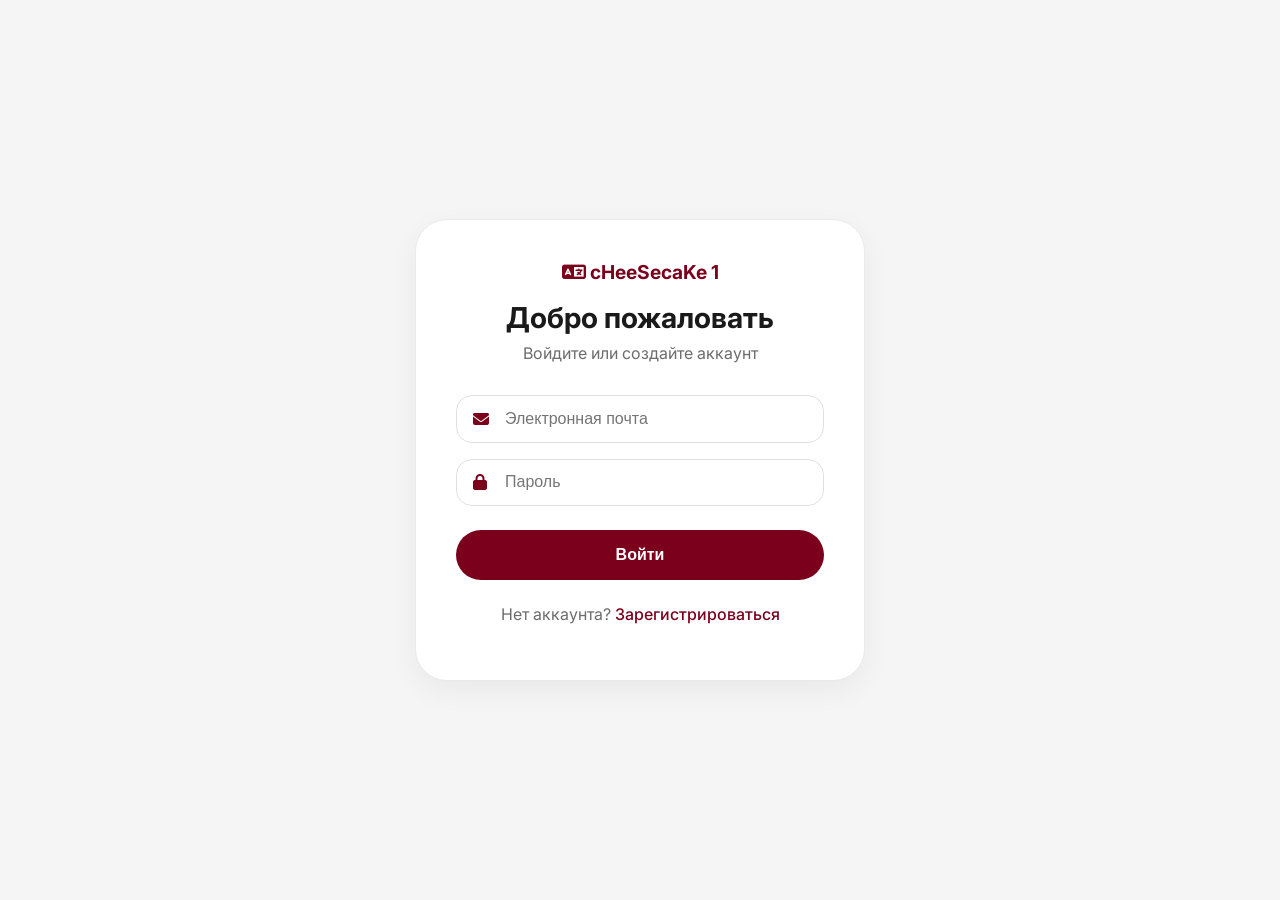
<file: training.html>
<!DOCTYPE html>
<html lang="ru">
<head>
    <meta charset="UTF-8">
    <meta name="viewport" content="width=device-width, initial-scale=1.0, viewport-fit=cover">
    <meta name="apple-mobile-web-app-capable" content="yes">
<meta name="apple-mobile-web-app-status-bar-style" content="black-translucent">
<meta name="apple-mobile-web-app-title" content="cHeeSecaKe">
<link rel="apple-touch-icon" href="images/logo-192.png">
    <title>Тренировка — cHeeSecaKe 1</title>
    <link rel="manifest" href="/manifest.json">
    <meta name="theme-color" content="#7B001C">
    <link rel="icon" href="images/logo.png">
    <link rel="stylesheet" href="style.css">
    <link href="https://fonts.googleapis.com/css2?family=Inter:opsz,wght@14..32,300;14..32,400;14..32,500;14..32,600;14..32,700&display=swap" rel="stylesheet">
    <link rel="stylesheet" href="https://cdnjs.cloudflare.com/ajax/libs/font-awesome/6.5.1/css/all.min.css">
    <style>
        .training-container {
            max-width: 800px;
            margin: 0 auto;
            padding: 2rem;
        }
        .flashcard {
            background: white;
            border-radius: 32px;
            padding: 2rem;
            text-align: center;
            cursor: pointer;
            transition: all 0.3s ease;
            border: 1px solid #eaeaea;
            box-shadow: 0 10px 30px rgba(0,0,0,0.05);
            margin-bottom: 2rem;
            position: relative;
        }
        .flashcard:hover {
            transform: translateY(-3px);
            box-shadow: 0 15px 40px rgba(0,0,0,0.1);
        }
        .flashcard-front, .flashcard-back {
            min-height: 250px;
            display: flex;
            flex-direction: column;
            justify-content: center;
            align-items: center;
        }
        .flashcard-chinese {
            font-size: 4rem;
            font-weight: 700;
            color: #1a1a1a;
            margin-bottom: 1rem;
        }
        .flashcard-pinyin {
            font-size: 1.3rem;
            color: #7B001C;
            margin-bottom: 0.5rem;
        }
        .flashcard-translation {
            font-size: 1.2rem;
            color: #6c6c6c;
        }
        .flashcard-hint {
            margin-top: 1rem;
            font-size: 0.8rem;
            color: #999;
        }
        .flip-icon {
            margin-top: 1rem;
            font-size: 0.8rem;
            color: #aaa;
        }
        .audio-card-btn {
            position: absolute;
            bottom: 1rem;
            right: 1rem;
            background: #7B001C;
            color: white;
            border: none;
            width: 40px;
            height: 40px;
            border-radius: 50%;
            cursor: pointer;
            transition: all 0.2s;
            display: flex;
            align-items: center;
            justify-content: center;
            font-size: 1rem;
        }
        .audio-card-btn:hover {
            background: #480607;
            transform: scale(1.05);
        }
        .action-buttons {
            display: flex;
            gap: 1rem;
            justify-content: center;
            flex-wrap: wrap;
            margin-bottom: 1rem;
        }
        .action-btn {
            padding: 0.85rem 1.5rem;
            border-radius: 40px;
            font-weight: 600;
            cursor: pointer;
            transition: all 0.2s;
            border: none;
            font-size: 1rem;
            display: inline-flex;
            align-items: center;
            gap: 0.5rem;
        }
        .action-btn.known {
            background: #4CAF50;
            color: white;
        }
        .action-btn.known:hover {
            background: #45a049;
            transform: translateY(-2px);
        }
        .action-btn.unknown {
            background: #ff9800;
            color: white;
        }
        .action-btn.unknown:hover {
            background: #e68900;
            transform: translateY(-2px);
        }
        .action-btn.reset {
            background: white;
            border: 1px solid #7B001C;
            color: #7B001C;
        }
        .action-btn.reset:hover {
            background: #FFF0F2;
            transform: translateY(-2px);
        }
        .action-btn.remove {
            background: white;
            border: 1px solid #ff4444;
            color: #ff4444;
        }
        .action-btn.remove:hover {
            background: #ff4444;
            color: white;
        }
        .empty-state {
            text-align: center;
            padding: 3rem;
            background: white;
            border-radius: 32px;
            border: 1px solid #eaeaea;
        }
        .empty-state-icon {
            font-size: 4rem;
            margin-bottom: 1rem;
        }
        .empty-state-icon img {
            width: 100px;
            height: 100px;
            border-radius: 20px;
        }
        .empty-state-title {
            font-size: 1.5rem;
            font-weight: 700;
            margin-bottom: 0.5rem;
            color: #7B001C;
        }
        .empty-state-text {
            color: #6c6c6c;
            margin-bottom: 1.5rem;
        }
        .empty-state-btn {
            background: #7B001C;
            color: white;
            border: none;
            padding: 0.75rem 1.5rem;
            border-radius: 40px;
            font-weight: 600;
            cursor: pointer;
            transition: all 0.2s;
            text-decoration: none;
            display: inline-block;
        }
        .empty-state-btn:hover {
            background: #480607;
            transform: translateY(-2px);
        }
        .progress-container {
            margin-bottom: 1.5rem;
        }
        .progress-label {
            display: flex;
            justify-content: space-between;
            font-size: 0.8rem;
            color: #6c6c6c;
            margin-bottom: 0.5rem;
        }
        .progress-bar-training {
            background: #e0e0e0;
            border-radius: 20px;
            height: 8px;
            overflow: hidden;
        }
        .progress-fill-training {
            background: #7B001C;
            border-radius: 20px;
            height: 100%;
            width: 0%;
            transition: width 0.3s;
        }
        .random-words-section {
            margin-top: 2rem;
            background: white;
            border-radius: 32px;
            padding: 1.5rem;
            border: 1px solid #eaeaea;
        }
        .random-words-title {
            font-size: 1.2rem;
            font-weight: 600;
            color: #7B001C;
            margin-bottom: 1rem;
            display: flex;
            align-items: center;
            justify-content: space-between;
            flex-wrap: wrap;
            gap: 0.5rem;
        }
        .random-words-grid {
            display: grid;
            grid-template-columns: repeat(auto-fill, minmax(120px, 1fr));
            gap: 0.75rem;
        }
        .random-word-card {
            background: #f8f8f8;
            border: 1px solid #eaeaea;
            border-radius: 20px;
            padding: 0.75rem;
            text-align: center;
            transition: all 0.2s;
            cursor: pointer;
        }
        .random-word-card:hover {
            background: #FFF0F2;
            border-color: #7B001C;
            transform: translateY(-2px);
        }
        .random-word-chinese {
            font-size: 1.2rem;
            font-weight: 600;
        }
        .random-word-pinyin {
            font-size: 0.7rem;
            color: #888;
        }
        .random-word-translation {
            font-size: 0.7rem;
            color: #6c6c6c;
            margin-top: 0.25rem;
        }
        .refresh-random-btn {
            background: #7B001C;
            color: white;
            border: none;
            padding: 0.5rem 1rem;
            border-radius: 40px;
            font-size: 0.8rem;
            cursor: pointer;
            transition: all 0.2s;
            display: inline-flex;
            align-items: center;
            gap: 0.5rem;
        }
        .refresh-random-btn:hover {
            background: #480607;
            transform: translateY(-2px);
        }
        @media (max-width: 600px) {
            .training-container {
                padding: 1rem;
            }
            .flashcard-chinese {
                font-size: 2.5rem;
            }
            .action-buttons {
                flex-direction: column;
            }
            .action-btn {
                justify-content: center;
            }
            .random-words-grid {
                grid-template-columns: repeat(2, 1fr);
            }
            .random-words-title {
                flex-direction: column;
                text-align: center;
            }
        }
        @keyframes fadeOut {
            0% { opacity: 1; transform: translateX(-50%) scale(1); }
            70% { opacity: 1; }
            100% { opacity: 0; transform: translateX(-50%) scale(0.9); visibility: hidden; }
        }
    </style>
</head>
<body>
    <div class="mobile-header">
        <div class="mobile-header-logo">
            <img src="images/logo.png" alt="cHeeSecaKe" onerror="this.src='https://placehold.co/32x32/7B001C/white?text=CS'">
            <span>cHeeSecaKe <span class="one">1</span></span>
        </div>
    </div>
    <div class="app-container">
        <aside class="sidebar">
            <div class="sidebar-logo">
                <img src="images/logo.png" alt="cHeeSecaKe" class="sidebar-logo-img">
                <span class="sidebar-title">cHeeSecaKe <span class="one">1</span></span>
            </div>
            <nav class="sidebar-nav">
                <a href="lessons.html" class="sidebar-item">
                    <span class="sidebar-icon">📚</span> Уроки
                </a>
                <a href="profile.html" class="sidebar-item">
                    <span class="sidebar-icon">👤</span> Профиль
                </a>
                <a href="training.html" class="sidebar-item active">
                    <span class="sidebar-icon">🏋️</span> Тренировка
                </a>
                <a href="letters.html" class="sidebar-item">
                    <span class="sidebar-icon">🔤</span> Буквы и тоны
                </a>
                <a href="about.html" class="sidebar-item">
                    <span class="sidebar-icon">🍰</span> О нас
                </a>
            </nav>
        </aside>

        <main class="main-content-with-sidebar">
            <div class="training-container">
                <div id="trainingContent"></div>
            </div>
        </main>
    </div>

    <script src="script.js"></script>
    <script>
        // ========== БАЗА ДАННЫХ СЛОВ ==========
        const wordDatabase = {
            '你好': { pinyin: 'nǐ hǎo', translation: 'Здравствуйте' },
            '我': { pinyin: 'wǒ', translation: 'Я' },
            '谢谢': { pinyin: 'xiè xie', translation: 'Спасибо' },
            '你': { pinyin: 'nǐ', translation: 'Ты' },
            '对不起': { pinyin: 'duì bu qǐ', translation: 'Извините' },
            '再见': { pinyin: 'zài jiàn', translation: 'До свидания' },
            '家': { pinyin: 'jiā', translation: 'Семья' },
            '爸爸': { pinyin: 'bà ba', translation: 'Папа' },
            '妈妈': { pinyin: 'mā ma', translation: 'Мама' },
            '哥哥': { pinyin: 'gē ge', translation: 'Старший брат' },
            '姐姐': { pinyin: 'jiě jie', translation: 'Старшая сестра' },
            '弟弟': { pinyin: 'dì di', translation: 'Младший брат' },
            '妹妹': { pinyin: 'mèi mei', translation: 'Младшая сестра' },
            '爷爷': { pinyin: 'yé ye', translation: 'Дедушка' },
            '奶奶': { pinyin: 'nǎi nai', translation: 'Бабушка' },
            '一': { pinyin: 'yī', translation: 'Один' },
            '二': { pinyin: 'èr', translation: 'Два' },
            '三': { pinyin: 'sān', translation: 'Три' },
            '四': { pinyin: 'sì', translation: 'Четыре' },
            '五': { pinyin: 'wǔ', translation: 'Пять' },
            '六': { pinyin: 'liù', translation: 'Шесть' },
            '七': { pinyin: 'qī', translation: 'Семь' },
            '八': { pinyin: 'bā', translation: 'Восемь' },
            '九': { pinyin: 'jiǔ', translation: 'Девять' },
            '十': { pinyin: 'shí', translation: 'Десять' },
            '零': { pinyin: 'líng', translation: 'Ноль' },
            '我叫安娜': { pinyin: 'wǒ jiào ān nà', translation: 'Меня зовут Анна' },
            '我爱我的家人': { pinyin: 'wǒ ài wǒ de jiā rén', translation: 'Я люблю свою семью' }
        };

        const audioFileMap = {
            '你好': 'nihao',
            '我': 'wo',
            '谢谢': 'xiexie',
            '你': 'ni',
            '对不起': 'duibuqi',
            '再见': 'zaijian',
            '家': 'jia',
            '爸爸': 'baba',
            '妈妈': 'mama',
            '哥哥': 'gege',
            '姐姐': 'jiejie',
            '弟弟': 'didi',
            '妹妹': 'meimei',
            '爷爷': 'yeye',
            '奶奶': 'nainai',
            '一': 'yi',
            '二': 'er',
            '三': 'san',
            '四': 'si',
            '五': 'wu',
            '六': 'liu',
            '七': 'qi',
            '八': 'ba',
            '九': 'jiu',
            '十': 'shi',
            '零': 'ling',
            '我叫安娜': 'wojiaoanna',
            '我爱我的家人': 'woaiwojiaren'
        };

        const allAvailableWords = Object.keys(wordDatabase);

        // ========== ОСНОВНЫЕ ПЕРЕМЕННЫЕ ==========
        let reviewWords = [];
        let currentIndex = 0;
        let isFlipped = false;
        let randomWords = [];

        // ========== ФУНКЦИЯ ВОСПРОИЗВЕДЕНИЯ АУДИО ==========
        function playWordAudio(word) {
            const audioFileName = audioFileMap[word];
            if (audioFileName) {
                const audio = new Audio(`audio/${audioFileName}.mp3`);
                audio.play().catch(e => console.log(`Аудио для ${word} (${audioFileName}.mp3) не найдено`));
            }
        }

        // ========== ЗАГРУЗКА СЛОВ ДЛЯ ТРЕНИРОВКИ ==========
        function loadReviewWords() {
            const user = getCurrentUser();
            if (!user) return [];
            
            const users = getUsers();
            const userData = users.find(u => u.id === user.id);
            const storedWords = userData?.wordsToReview || [];
            
            return storedWords.map(word => ({
                word: word,
                pinyin: wordDatabase[word]?.pinyin || '',
                translation: wordDatabase[word]?.translation || ''
            })).filter(w => w.word);
        }

        function saveReviewWords(words) {
            const user = getCurrentUser();
            if (!user) return;
            
            const users = getUsers();
            const idx = users.findIndex(u => u.id === user.id);
            if (idx !== -1) {
                users[idx].wordsToReview = words;
                saveUsers(users);
                const { password: _, ...updatedUser } = users[idx];
                setCurrentUser(updatedUser);
            }
        }

        function removeWordFromReview(wordToRemove) {
            const user = getCurrentUser();
            if (!user) return;
            
            const users = getUsers();
            const idx = users.findIndex(u => u.id === user.id);
            if (idx !== -1) {
                const words = users[idx].wordsToReview || [];
                users[idx].wordsToReview = words.filter(w => w !== wordToRemove);
                saveUsers(users);
                const { password: _, ...updatedUser } = users[idx];
                setCurrentUser(updatedUser);
                showToast(`❌ Слово удалено из тренировки`, '#ff4444');
                initTraining();
            }
        }

        // ========== СЛУЧАЙНЫЕ СЛОВА ==========
        function getRandomWords(count = 5) {
            const shuffled = [...allAvailableWords];
            for (let i = shuffled.length - 1; i > 0; i--) {
                const j = Math.floor(Math.random() * (i + 1));
                [shuffled[i], shuffled[j]] = [shuffled[j], shuffled[i]];
            }
            return shuffled.slice(0, count).map(word => ({
                word: word,
                pinyin: wordDatabase[word]?.pinyin || '',
                translation: wordDatabase[word]?.translation || ''
            }));
        }

        function refreshRandomWords() {
            randomWords = getRandomWords(5);
            renderRandomWordsSection();
        }

        function addRandomWordToReview(word) {
            addWordToTraining(word);
        }

        // ========== ОСНОВНЫЕ ДЕЙСТВИЯ С ТРЕНИРОВКОЙ ==========
        function addWordToTraining(word) {
            const user = getCurrentUser();
            if (!user) return false;
            
            const users = getUsers();
            const idx = users.findIndex(u => u.id === user.id);
            if (idx !== -1) {
                if (!users[idx].wordsToReview) users[idx].wordsToReview = [];
                if (!users[idx].wordsToReview.includes(word)) {
                    users[idx].wordsToReview.push(word);
                    saveUsers(users);
                    showToast(`✅ "${word}" добавлено в тренировку!`, '#4CAF50');
                    initTraining();
                    return true;
                } else {
                    showToast(`⚠️ "${word}" уже в тренировке!`, '#ff9800');
                    return false;
                }
            }
            return false;
        }

        function showToast(message, color) {
            const toast = document.createElement('div');
            toast.textContent = message;
            toast.style.cssText = `position: fixed; top: 20px; left: 50%; transform: translateX(-50%); background: ${color}; color: white; padding: 10px 20px; border-radius: 40px; font-size: 14px; z-index: 10000; animation: fadeOut 2s forwards;`;
            document.body.appendChild(toast);
            setTimeout(() => toast.remove(), 2000);
        }

        function markAsKnown() {
            if (reviewWords.length === 0) return;
            const currentWord = reviewWords[currentIndex];
            if (!currentWord) return;
            
            removeWordFromReview(currentWord.word);
            showToast(`✅ "${currentWord.word}" — отлично! Слово удалено из тренировки`, '#4CAF50');
            nextCard();
        }

        function markAsUnknown() {
            if (reviewWords.length === 0) return;
            showToast(`💪 "${reviewWords[currentIndex]?.word}" — продолжим учить!`, '#ff9800');
            nextCard();
        }

        function nextCard() {
            if (currentIndex + 1 < reviewWords.length) {
                currentIndex++;
                isFlipped = false;
                renderCard();
            } else if (reviewWords.length === 0) {
                renderEmptyState();
            } else {
                currentIndex = 0;
                isFlipped = false;
                renderCard();
                showToast('🔄 Круг завершён! Начинаем заново.', '#4CAF50');
            }
        }

        function flipCard() {
            isFlipped = !isFlipped;
            renderCard();
        }

        function resetTraining() {
            if (confirm('Вы уверены, что хотите удалить ВСЕ слова из тренировки?')) {
                saveReviewWords([]);
                initTraining();
                showToast('🗑️ Все слова удалены из тренировки', '#ff4444');
            }
        }

        function removeCurrentWord() {
            if (reviewWords.length === 0) return;
            const currentWord = reviewWords[currentIndex];
            removeWordFromReview(currentWord.word);
        }

        // ========== ОТРИСОВКА КОМПОНЕНТОВ ==========
        function renderCard() {
            const container = document.getElementById('trainingContent');
            if (!container) return;
            
            if (reviewWords.length === 0) {
                renderEmptyState();
                return;
            }
            
            const current = reviewWords[currentIndex];
            if (!current) {
                renderEmptyState();
                return;
            }
            
            container.innerHTML = `
                <div class="progress-container">
                    <div class="progress-label">
                        <span>Карточка ${currentIndex + 1} из ${reviewWords.length}</span>
                        <span>${Math.round(((currentIndex + 1) / reviewWords.length) * 100)}%</span>
                    </div>
                    <div class="progress-bar-training">
                        <div class="progress-fill-training" style="width: ${((currentIndex + 1) / reviewWords.length) * 100}%;"></div>
                    </div>
                </div>
                
                <div class="flashcard" onclick="flipCard()">
                    ${!isFlipped ? `
                        <div class="flashcard-front">
                            <div class="flashcard-chinese">${current.word}</div>
                            <div class="flashcard-hint">👆 Нажмите, чтобы увидеть ответ</div>
                            <div class="flip-icon"><i class="fas fa-sync-alt"></i> перевернуть</div>
                        </div>
                    ` : `
                        <div class="flashcard-back">
                            <div class="flashcard-pinyin">${current.pinyin || '—'}</div>
                            <div class="flashcard-translation">${current.translation || '—'}</div>
                            <div class="flashcard-hint">${current.word}</div>
                            <div class="flip-icon"><i class="fas fa-sync-alt"></i> перевернуть</div>
                        </div>
                    `}
                    <button class="audio-card-btn" onclick="event.stopPropagation(); playWordAudio('${current.word}')">
                        <i class="fas fa-volume-up"></i>
                    </button>
                </div>
                
                <div class="action-buttons">
                    <button class="action-btn known" onclick="markAsKnown()">
                        <i class="fas fa-check-circle"></i> Знаю
                    </button>
                    <button class="action-btn unknown" onclick="markAsUnknown()">
                        <i class="fas fa-book-open"></i> Не знаю
                    </button>
                    <button class="action-btn remove" onclick="removeCurrentWord()">
                        <i class="fas fa-trash-alt"></i> Удалить
                    </button>
                </div>
                
                <div style="text-align: center; margin-top: 1rem;">
                    <button class="action-btn reset" onclick="resetTraining()">
                        <i class="fas fa-trash-alt"></i> Очистить всё
                    </button>
                </div>
            `;
            
            renderRandomWordsSection();
        }

        function renderRandomWordsSection() {
            const container = document.getElementById('trainingContent');
            if (!container) return;
            
            if (randomWords.length === 0) {
                randomWords = getRandomWords(5);
            }
            
            const randomSection = document.createElement('div');
            randomSection.className = 'random-words-section';
            randomSection.innerHTML = `
                <div class="random-words-title">
                    <span><i class="fas fa-dice-d6"></i> Случайные слова для тренировки</span>
                    <button class="refresh-random-btn" onclick="refreshRandomWords()">
                        <i class="fas fa-sync-alt"></i> Обновить
                    </button>
                </div>
                <div class="random-words-grid" id="randomWordsGrid">
                    ${randomWords.map(w => `
                        <div class="random-word-card" onclick="addRandomWordToReview('${w.word}')">
                            <div class="random-word-chinese">${w.word}</div>
                            <div class="random-word-pinyin">${w.pinyin}</div>
                            <div class="random-word-translation">${w.translation}</div>
                        </div>
                    `).join('')}
                </div>
                <div style="text-align: center; margin-top: 0.75rem; font-size: 0.7rem; color: #888;">
                    ✨ Нажмите на слово, чтобы добавить его в тренировку
                </div>
            `;
            
            const existingSection = container.querySelector('.random-words-section');
            if (existingSection) {
                existingSection.replaceWith(randomSection);
            } else {
                container.appendChild(randomSection);
            }
        }

        function renderEmptyState() {
            const container = document.getElementById('trainingContent');
            if (!container) return;
            
            randomWords = getRandomWords(5);
            
            container.innerHTML = `
                <div class="empty-state">
                    <div class="empty-state-icon">
                        <img src="images/training-cake.png" alt="Тренировка" onerror="this.src='https://placehold.co/100x100/7B001C/white?text=🍰'">
                    </div>
                    <div class="empty-state-title">Нет слов для тренировки</div>
                    <div class="empty-state-text">
                        Чтобы добавить слова в тренировку,<br>
                        нажмите на оранжевую кнопку 📚 во время урока<br>
                        или на кнопку + в конце урока.
                    </div>
                    <a href="lessons.html" class="empty-state-btn">
                        <i class="fas fa-book"></i> Перейти к урокам
                    </a>
                </div>
            `;
            
            renderRandomWordsSection();
        }

        function initTraining() {
            reviewWords = loadReviewWords();
            currentIndex = 0;
            isFlipped = false;
            randomWords = getRandomWords(5);
            
            if (reviewWords.length > 0) {
                renderCard();
            } else {
                renderEmptyState();
            }
        }

        // Делаем функции глобальными
        window.flipCard = flipCard;
        window.markAsKnown = markAsKnown;
        window.markAsUnknown = markAsUnknown;
        window.removeCurrentWord = removeCurrentWord;
        window.resetTraining = resetTraining;
        window.playWordAudio = playWordAudio;
        window.refreshRandomWords = refreshRandomWords;
        window.addRandomWordToReview = addRandomWordToReview;

        document.addEventListener('DOMContentLoaded', () => {
            const user = getCurrentUser();
            if (!user) {
                window.location.href = 'auth.html';
                return;
            }
            initTraining();
        });
    </script>
</body>
</html>
</file>
<file: style.css>
* {
    margin: 0;
    padding: 0;
    box-sizing: border-box;
}

body {
    font-family: 'Inter', sans-serif;
    background: linear-gradient(135deg, #FFF5F5 0%, #FFE8E8 100%);
    color: #1a1a1a;
    min-height: 100vh;
}

:root {
    --china-red: #7B001C;
    --china-red-dark: #480607;
    --china-red-light: #FFF0F2;
    --china-red-glow: rgba(123, 0, 28, 0.1);
}

/* ========== БОКОВОЕ МЕНЮ (ДЕСКТОП) ========== */
.app-container {
    display: flex;
    min-height: 100vh;
}

.sidebar {
    width: 260px;
    background: white;
    border-right: 1px solid #eaeaea;
    display: flex;
    flex-direction: column;
    position: fixed;
    top: 0;
    left: 0;
    height: 100vh;
    z-index: 100;
    overflow-y: auto;
}

.sidebar-logo {
    display: flex;
    align-items: center;
    gap: 0.75rem;
    padding: 1.5rem;
    border-bottom: 1px solid #eaeaea;
}

.sidebar-logo-img {
    width: 40px;
    height: 40px;
    border-radius: 12px;
    object-fit: cover;
}

.sidebar-title {
    font-size: 1.3rem;
    font-weight: 700;
    color: #1a1a1a;
}

.sidebar-title .one {
    color: var(--china-red);
}

.sidebar-nav {
    display: flex;
    flex-direction: column;
    padding: 1rem 0.75rem;
    gap: 0.25rem;
}

.sidebar-item {
    display: flex;
    align-items: center;
    gap: 0.75rem;
    padding: 0.75rem 1rem;
    color: #1a1a1a;
    text-decoration: none;
    border-radius: 12px;
    transition: all 0.2s ease;
    font-weight: 500;
}

.sidebar-icon {
    font-size: 1.2rem;
    width: 24px;
    text-align: center;
}

.sidebar-item:hover {
    background: var(--china-red-light);
    color: var(--china-red);
}

.sidebar-item.active {
    background: var(--china-red);
    color: white;
}

.sidebar-item.active:hover {
    background: var(--china-red-dark);
}

.main-content-with-sidebar {
    flex: 1;
    margin-left: 260px;
    min-height: 100vh;
}

/* ========== МОБИЛЬНАЯ ШАПКА (скрыта на десктопе) ========== */
.mobile-header {
    display: none;
}

.mobile-header-logo {
    display: flex;
    align-items: center;
    gap: 0.5rem;
}

.mobile-header-logo img {
    width: 32px;
    height: 32px;
    border-radius: 8px;
}

.mobile-header-logo span {
    font-size: 1.1rem;
    font-weight: 700;
    color: #1a1a1a;
}

.mobile-header-logo .one {
    color: var(--china-red);
}

/* ========== МОБИЛЬНАЯ ВЕРСИЯ (ширина ≤ 768px) ========== */
@media (max-width: 768px) {
    /* Мобильная шапка — показываем */
    .mobile-header {
        display: flex;
        align-items: center;
        justify-content: center;
        padding: 0.75rem 1rem;
        background: white;
        border-bottom: 1px solid #eaeaea;
        position: sticky;
        top: 0;
        z-index: 99;
    }
    
    /* Меню — внизу горизонтальное */
    .sidebar {
        position: fixed;
        bottom: 0;
        left: 0;
        right: 0;
        top: auto;
        width: 100%;
        height: auto;
        background: white;
        border-top: 1px solid #eaeaea;
        border-right: none;
        z-index: 100;
        padding: 0.5rem 1rem;
    }
    
    .sidebar-logo {
        display: none;
    }
    
    .sidebar-nav {
        display: flex;
        flex-direction: row;
        justify-content: space-around;
        padding: 0;
        gap: 0;
    }
    
    .sidebar-item {
        flex-direction: column;
        padding: 0.5rem 0.25rem;
        font-size: 0.7rem;
        text-align: center;
        border-radius: 12px;
        flex: 1;
        justify-content: center;
    }
    
    .sidebar-item span:not(.sidebar-icon) {
        font-size: 0.6rem;
    }
    
    .sidebar-icon {
        font-size: 1.3rem;
        margin-bottom: 0.2rem;
        width: auto;
    }
    
    .main-content-with-sidebar {
        margin-left: 0;
        padding-bottom: 70px;
        min-height: 100vh;
    }
    
    /* Скрываем старую шапку */
    .header {
        display: none;
    }
    
    /* Корректировка контейнеров */
    .lesson-container {
        padding: 1rem;
    }
    
    .exercise-card {
        padding: 1rem;
    }
    
    .chinese-char {
        font-size: 2.5rem;
    }
    
    .options-grid {
        grid-template-columns: 1fr;
        gap: 0.75rem;
    }
    
    .lesson-grid-card {
        padding: 1rem;
    }
    
    .lesson-grid-image {
        width: 60px;
        height: 60px;
    }
    
    .blanks-container {
        flex-direction: column;
        align-items: center;
    }
    
    .blank-input {
        width: 100%;
        max-width: 200px;
    }
    
    .modal-container {
        width: 90%;
        padding: 1.5rem;
    }
    
    .modal-title {
        font-size: 1.3rem;
    }
    
    .modal-buttons {
        flex-direction: column;
    }
    
    .tones-grid {
        grid-template-columns: repeat(2, 1fr);
        gap: 0.75rem;
    }
    
    .sound-grid {
        grid-template-columns: repeat(auto-fill, minmax(65px, 1fr));
    }
    
    .profile-container {
        padding: 1rem;
    }
    
    .profile-card-modern {
        max-width: 100%;
    }
    
    .stats-grid {
        flex-direction: column;
        gap: 0.75rem;
    }
    
    .exit-lesson-btn {
        bottom: 80px;
        left: 1rem;
        width: 48px;
        height: 48px;
    }
    
    .reset-lesson-btn {
        bottom: 80px;
        right: 1rem;
        width: 48px;
        height: 48px;
    }
}

@media (max-width: 480px) {
    .sidebar-icon {
        font-size: 1.1rem;
    }
    
    .sidebar-item span:not(.sidebar-icon) {
        font-size: 0.5rem;
    }
    
    .chinese-char {
        font-size: 2rem;
    }
    
    .pinyin-display {
        font-size: 0.9rem;
    }
    
    .check-btn, .next-btn, .tryagain-btn {
        padding: 0.6rem 1rem;
        font-size: 0.85rem;
    }
}

/* ========== ОСТАЛЬНЫЕ СТИЛИ (ИНТРО, АВТОРИЗАЦИЯ, ПРОФИЛЬ, ТОНЫ И Т.Д.) ========== */
.intro-container {
    min-height: 100vh;
    display: flex;
    align-items: center;
    justify-content: center;
    background: white;
    padding: 2rem;
}

.intro-card {
    display: flex;
    max-width: 1200px;
    background: white;
    border-radius: 32px;
    overflow: hidden;
    box-shadow: 0 20px 40px rgba(0,0,0,0.05);
    border: 1px solid #eee;
}

.intro-left {
    flex: 1;
    background: white;
    display: flex;
    align-items: center;
    justify-content: center;
    padding: 2rem;
}

.logo-box {
    width: 100%;
    max-width: 400px;
}

.logo-img {
    width: 100%;
    height: auto;
    border-radius: 24px;
    box-shadow: 0 10px 30px rgba(0,0,0,0.08);
}

.intro-right {
    flex: 1;
    padding: 3rem;
}

.intro-title {
    font-size: 3rem;
    font-weight: 700;
    color: #1a1a1a;
    margin-bottom: 0.5rem;
}

.intro-title .one {
    color: var(--china-red);
}

.intro-tagline {
    font-size: 1.2rem;
    color: var(--china-red);
    font-weight: 500;
    margin-bottom: 1.5rem;
}

.intro-divider {
    width: 60px;
    height: 3px;
    background: var(--china-red);
    margin-bottom: 1.5rem;
}

.intro-text {
    font-size: 1rem;
    line-height: 1.7;
    color: #4a4a4a;
    margin-bottom: 2rem;
}

.btn-next {
    background: var(--china-red);
    color: white;
    border: none;
    padding: 1rem 2rem;
    font-size: 1rem;
    font-weight: 600;
    border-radius: 40px;
    cursor: pointer;
    transition: all 0.3s ease;
    display: inline-flex;
    align-items: center;
    gap: 0.5rem;
}

.btn-next:hover {
    background: var(--china-red-dark);
    transform: translateX(5px);
    box-shadow: 0 4px 15px var(--china-red-glow);
}

@media (max-width: 768px) {
    .intro-card {
        flex-direction: column;
    }
    .intro-left, .intro-right {
        padding: 2rem;
    }
    .intro-title {
        font-size: 2rem;
    }
    .logo-box {
        max-width: 250px;
    }
}

@media (max-width: 480px) {
    .intro-container {
        padding: 1rem;
    }
    .intro-right {
        padding: 1.5rem;
    }
    .btn-next {
        width: 100%;
        justify-content: center;
    }
}

/* ========== АВТОРИЗАЦИЯ ========== */
.auth-container {
    min-height: 100vh;
    display: flex;
    align-items: center;
    justify-content: center;
    background: #f5f5f5;
    padding: 2rem;
}

.auth-card {
    background: white;
    border-radius: 32px;
    padding: 2.5rem;
    width: 100%;
    max-width: 450px;
    border: 1px solid #eaeaea;
    box-shadow: 0 10px 30px rgba(0,0,0,0.05);
}

.auth-header {
    text-align: center;
    margin-bottom: 2rem;
}

.auth-logo-small {
    font-size: 1.2rem;
    font-weight: 700;
    color: var(--china-red);
    margin-bottom: 1rem;
}

.auth-header h2 {
    font-size: 1.8rem;
    margin-bottom: 0.5rem;
}

.auth-header p {
    color: #6c6c6c;
}

.auth-form {
    display: none;
}

.auth-form.active {
    display: block;
}

.input-group {
    display: flex;
    align-items: center;
    gap: 0.75rem;
    border: 1px solid #e0e0e0;
    border-radius: 16px;
    padding: 0.85rem 1rem;
    margin-bottom: 1rem;
    transition: all 0.3s ease;
    background: white;
}

.input-group:focus-within {
    border-color: var(--china-red);
    box-shadow: 0 0 0 2px var(--china-red-glow);
}

.input-group i {
    color: var(--china-red);
    width: 20px;
}

.input-group input {
    border: none;
    outline: none;
    flex: 1;
    font-size: 1rem;
    background: transparent;
}

.auth-btn {
    width: 100%;
    background: var(--china-red);
    color: white;
    border: none;
    padding: 1rem;
    font-size: 1rem;
    font-weight: 600;
    border-radius: 40px;
    cursor: pointer;
    transition: all 0.3s ease;
    margin-top: 0.5rem;
}

.auth-btn:hover {
    background: var(--china-red-dark);
    transform: translateY(-2px);
}

.auth-switch {
    text-align: center;
    margin-top: 1.5rem;
    color: #6c6c6c;
}

.switch-link {
    color: var(--china-red);
    cursor: pointer;
    font-weight: 500;
}

.error-message {
    color: var(--china-red);
    font-size: 0.85rem;
    margin-top: 1rem;
    text-align: center;
}

@media (max-width: 768px) {
    .auth-card {
        padding: 1.5rem;
    }
}

/* ========== ПРОФИЛЬ ========== */
.profile-container {
    min-height: 100vh;
    background: #f5f5f5;
    display: flex;
    flex-direction: column;
    align-items: center;
    padding: 2rem 1rem;
}

.profile-card-modern {
    max-width: 500px;
    width: 100%;
    background: white;
    border-radius: 32px;
    overflow: hidden;
    box-shadow: 0 10px 30px rgba(0,0,0,0.05);
}

.profile-header-modern {
    background: linear-gradient(135deg, var(--china-red) 0%, var(--china-red-dark) 100%);
    padding: 2rem 1.5rem 3rem 1.5rem;
    text-align: center;
    position: relative;
}

.profile-avatar-modern {
    width: 100px;
    height: 100px;
    background: white;
    border-radius: 50%;
    margin: 0 auto 1rem;
    display: flex;
    align-items: center;
    justify-content: center;
    overflow: hidden;
    cursor: pointer;
    position: relative;
    box-shadow: 0 4px 15px rgba(0,0,0,0.2);
}

.profile-avatar-modern img {
    width: 100%;
    height: 100%;
    object-fit: cover;
}

.profile-avatar-modern .avatar-placeholder {
    font-size: 3.5rem;
    color: var(--china-red);
}

.avatar-upload-label-modern {
    position: absolute;
    bottom: 0;
    right: 0;
    background: white;
    border-radius: 50%;
    width: 28px;
    height: 28px;
    display: flex;
    align-items: center;
    justify-content: center;
    cursor: pointer;
    box-shadow: 0 2px 8px rgba(0,0,0,0.15);
}

.avatar-upload-label-modern i {
    font-size: 0.75rem;
    color: var(--china-red);
}

.profile-name-modern {
    font-size: 1.5rem;
    font-weight: 700;
    color: white;
    margin-bottom: 0.25rem;
}

.profile-email-modern {
    font-size: 0.85rem;
    color: rgba(255,255,255,0.8);
}

.profile-body {
    padding: 1.5rem;
    background: white;
}

.info-grid {
    display: flex;
    flex-direction: column;
    gap: 1rem;
    margin-bottom: 1.5rem;
}

.info-row {
    display: flex;
    justify-content: space-between;
    align-items: center;
    padding: 0.75rem 0;
    border-bottom: 1px solid #f0f0f0;
}

.info-label {
    display: flex;
    align-items: center;
    gap: 0.5rem;
    font-weight: 500;
    color: #6c6c6c;
}

.info-label i {
    width: 20px;
    color: var(--china-red);
}

.info-value {
    font-weight: 600;
    color: #1a1a1a;
}

.stats-grid {
    display: flex;
    gap: 1rem;
    margin: 1.5rem 0;
}

.stat-card {
    flex: 1;
    background: #f8f8f8;
    border-radius: 20px;
    padding: 1rem;
    text-align: center;
}

.stat-number-large {
    font-size: 1.8rem;
    font-weight: 700;
    color: var(--china-red);
}

.stat-label-small {
    font-size: 0.75rem;
    color: #6c6c6c;
    margin-top: 0.25rem;
}

.logout-btn-modern {
    width: 100%;
    background: white;
    border: 1px solid var(--china-red);
    color: var(--china-red);
    padding: 0.85rem;
    border-radius: 40px;
    font-weight: 600;
    cursor: pointer;
    transition: all 0.2s;
    margin-top: 0.5rem;
}

.logout-btn-modern:hover {
    background: var(--china-red);
    color: white;
}

@media (max-width: 768px) {
    .profile-container {
        padding: 1rem;
    }
    .profile-card-modern {
        max-width: 100%;
    }
    .stats-grid {
        flex-direction: column;
        gap: 0.75rem;
    }
}

/* ========== СТРАНИЦА БУКВ И ТОНОВ ========== */
.letters-container {
    max-width: 1200px;
    margin: 0 auto;
    padding: 2rem;
}

.letters-intro {
    background: linear-gradient(135deg, #FFF5F5 0%, #FFE8E8 100%);
    border-radius: 32px;
    padding: 2rem;
    margin-bottom: 2rem;
    display: flex;
    align-items: center;
    gap: 2rem;
    flex-wrap: wrap;
}

.intro-text {
    flex: 2;
}

.intro-text h1 {
    font-size: 1.8rem;
    margin-bottom: 0.5rem;
    color: #7B001C;
    display: flex;
    align-items: center;
    gap: 0.5rem;
}

.intro-text p {
    color: #4a4a4a;
    line-height: 1.6;
}

.intro-image {
    flex: 1;
    text-align: center;
}

.intro-image img {
    max-width: 120px;
    border-radius: 20px;
    box-shadow: 0 5px 15px rgba(0,0,0,0.1);
}

.section-card {
    background: white;
    border-radius: 32px;
    padding: 1.5rem;
    margin-bottom: 2rem;
    box-shadow: 0 5px 20px rgba(0,0,0,0.05);
    border: 1px solid #eaeaea;
}

.section-title {
    font-size: 1.5rem;
    margin-bottom: 0.5rem;
    color: #7B001C;
    display: flex;
    align-items: center;
    gap: 0.5rem;
}

.section-desc {
    color: #6c6c6c;
    margin-bottom: 1.5rem;
    font-size: 0.9rem;
}

.tones-grid {
    display: grid;
    grid-template-columns: repeat(auto-fit, minmax(180px, 1fr));
    gap: 1rem;
    margin-bottom: 1.5rem;
}

.tone-card {
    background: linear-gradient(135deg, #fff 0%, #f8f8f8 100%);
    border-radius: 24px;
    padding: 1.2rem;
    text-align: center;
    transition: all 0.2s;
    border: 1px solid #eaeaea;
}

.tone-card:hover {
    transform: translateY(-3px);
    box-shadow: 0 8px 20px rgba(0,0,0,0.1);
}

.tone-symbol {
    font-size: 2.5rem;
    font-weight: 700;
    color: #7B001C;
}

.tone-name {
    font-weight: 700;
    margin: 0.5rem 0 0.25rem;
}

.tone-pitch {
    font-size: 0.7rem;
    color: #888;
    margin-bottom: 0.5rem;
}

.tone-example {
    font-size: 1.3rem;
    font-weight: 600;
    margin: 0.5rem 0;
}

.tone-example small {
    font-size: 0.7rem;
    font-weight: normal;
    color: #888;
}

.tone-audio-btn {
    background: #7B001C;
    color: white;
    border: none;
    width: 40px;
    height: 40px;
    border-radius: 50%;
    cursor: pointer;
    margin-top: 0.5rem;
    transition: all 0.2s;
    font-size: 1rem;
}

.tone-audio-btn:hover {
    background: #480607;
    transform: scale(1.05);
}

.sound-grid {
    display: grid;
    grid-template-columns: repeat(auto-fill, minmax(85px, 1fr));
    gap: 0.75rem;
    margin-bottom: 1rem;
}

.sound-card {
    background: #f8f8f8;
    border-radius: 20px;
    padding: 0.75rem 0.5rem;
    text-align: center;
    cursor: pointer;
    transition: all 0.2s;
    border: 1px solid #eee;
}

.sound-card:hover {
    background: #FFF0F2;
    border-color: #7B001C;
    transform: translateY(-2px);
}

.sound-text {
    font-size: 1.2rem;
    font-weight: 600;
    color: #1a1a1a;
    word-break: break-word;
    overflow-wrap: break-word;
}

.sound-desc {
    font-size: 0.6rem;
    color: #999;
    margin-top: 0.25rem;
}

.train-btn {
    background: #7B001C;
    color: white;
    border: none;
    padding: 0.85rem 1.5rem;
    border-radius: 40px;
    font-weight: 600;
    cursor: pointer;
    transition: all 0.2s;
    width: 100%;
    max-width: 250px;
    display: block;
    margin: 0 auto;
    font-size: 1rem;
}

.train-btn:hover {
    background: #480607;
    transform: translateY(-2px);
}

@media (max-width: 768px) {
    .letters-container {
        padding: 1rem;
    }
    .letters-intro {
        flex-direction: column;
        text-align: center;
    }
    .sound-grid {
        grid-template-columns: repeat(auto-fill, minmax(70px, 1fr));
    }
    .sound-text {
        font-size: 1rem;
    }
}

/* ========== СТРАНИЦА ABOUT ========== */
.about-container {
    padding: 2rem;
    max-width: 800px;
    margin: 0 auto;
}

.about-card {
    background: white;
    border-radius: 32px;
    padding: 2rem;
    box-shadow: 0 10px 30px rgba(0,0,0,0.05);
}

.about-hero {
    text-align: center;
    margin-bottom: 2rem;
}

.about-icon {
    font-size: 4rem;
    margin-bottom: 1rem;
}

.about-hero h1 {
    font-size: 2rem;
    color: var(--china-red);
    margin-bottom: 0.5rem;
}

.about-tagline {
    font-size: 1.1rem;
    color: #6c6c6c;
}

.about-section {
    margin-bottom: 2rem;
}

.about-section h2 {
    font-size: 1.3rem;
    margin-bottom: 1rem;
    color: var(--china-red);
    display: flex;
    align-items: center;
    gap: 0.5rem;
}

.about-section p {
    color: #4a4a4a;
    line-height: 1.6;
}

.about-list {
    list-style: none;
    padding: 0;
}

.about-list li {
    padding: 0.5rem 0;
    border-bottom: 1px solid #f0f0f0;
    color: #4a4a4a;
}

.stats-preview {
    display: flex;
    gap: 1rem;
    justify-content: space-around;
    margin-top: 1rem;
}

.stat-preview-item {
    text-align: center;
    flex: 1;
}

.stat-preview-item .stat-number {
    font-size: 1.8rem;
    font-weight: 700;
    color: var(--china-red);
}

.stat-preview-item .stat-label {
    font-size: 0.8rem;
    color: #6c6c6c;
}

@media (max-width: 600px) {
    .about-container {
        padding: 1rem;
    }
    .about-card {
        padding: 1.5rem;
    }
    .stats-preview {
        flex-direction: column;
    }
}

/* ========== МОДАЛЬНЫЕ ОКНА ========== */
.modal-overlay {
    position: fixed;
    top: 0;
    left: 0;
    width: 100%;
    height: 100%;
    background: rgba(0,0,0,0.6);
    backdrop-filter: blur(4px);
    z-index: 2000;
    display: flex;
    align-items: center;
    justify-content: center;
    visibility: hidden;
    opacity: 0;
    transition: all 0.3s ease;
}

.modal-overlay.active {
    visibility: visible;
    opacity: 1;
}

.modal-container {
    background: white;
    border-radius: 32px;
    max-width: 450px;
    width: 90%;
    padding: 2rem;
    text-align: center;
    box-shadow: 0 25px 50px rgba(0,0,0,0.3);
    transform: scale(0.9);
    transition: transform 0.3s ease;
}

.modal-overlay.active .modal-container {
    transform: scale(1);
}

.modal-icon {
    font-size: 3rem;
    margin-bottom: 1rem;
}

.modal-title {
    font-size: 1.6rem;
    font-weight: 700;
    color: var(--china-red);
    margin-bottom: 0.75rem;
}

.modal-text {
    color: #4a4a4a;
    line-height: 1.5;
    margin-bottom: 1rem;
}

.modal-image {
    margin: 1rem 0;
}

.modal-image img {
    max-width: 100%;
    border-radius: 16px;
}

.modal-buttons {
    display: flex;
    gap: 1rem;
    margin-top: 1.5rem;
}

.modal-btn {
    flex: 1;
    padding: 0.85rem;
    border-radius: 40px;
    font-weight: 600;
    cursor: pointer;
    transition: all 0.2s;
    border: none;
    font-size: 0.9rem;
}

.modal-btn.primary {
    background: var(--china-red);
    color: white;
}

.modal-btn.primary:hover {
    background: var(--china-red-dark);
}

.modal-btn.secondary {
    background: white;
    border: 1px solid var(--china-red);
    color: var(--china-red);
}

.modal-btn.secondary:hover {
    background: var(--china-red-light);
}

@media (max-width: 500px) {
    .modal-buttons {
        flex-direction: column;
    }
}

/* ========== СТИЛИ ДЛЯ УРОКОВ ========== */
.lesson-container {
    max-width: 800px;
    margin: 0 auto;
    padding: 2rem;
}

.exercise-card {
    background: white;
    border-radius: 32px;
    padding: 2rem;
    box-shadow: 0 10px 30px rgba(0,0,0,0.05);
    border: 1px solid #eaeaea;
}

.exercise-title {
    font-size: 1.2rem;
    color: #7B001C;
    margin-bottom: 1.5rem;
    display: flex;
    align-items: center;
    gap: 0.5rem;
}

.word-display {
    text-align: center;
    margin-bottom: 2rem;
}

.audio-btn {
    background: #7B001C;
    color: white;
    border: none;
    width: 48px;
    height: 48px;
    border-radius: 50%;
    cursor: pointer;
    margin: 1rem auto;
    display: flex;
    align-items: center;
    justify-content: center;
    transition: all 0.2s;
}

.audio-btn:hover {
    background: #480607;
    transform: scale(1.05);
}

.options-grid {
    display: grid;
    grid-template-columns: repeat(2, 1fr);
    gap: 1rem;
    margin: 1.5rem 0;
}

.option-card {
    background: white;
    border: 2px solid #eaeaea;
    border-radius: 20px;
    padding: 1rem;
    text-align: center;
    cursor: pointer;
    transition: all 0.2s;
}

.option-card:hover {
    border-color: #7B001C;
    transform: translateY(-2px);
}

.option-card.selected {
    border-color: #7B001C;
    background: #FFF0F2;
}

.check-btn {
    background: #7B001C;
    color: white;
    border: none;
    padding: 0.85rem 2rem;
    border-radius: 40px;
    font-weight: 600;
    cursor: pointer;
    transition: all 0.2s;
}

.check-btn:hover {
    background: #480607;
    transform: translateY(-2px);
}

.next-btn {
    background: #4CAF50;
    color: white;
    border: none;
    padding: 0.85rem 2rem;
    border-radius: 40px;
    font-weight: 600;
    cursor: pointer;
    transition: all 0.2s;
}

.tryagain-btn {
    background: #7B001C;
    color: white;
    border: none;
    padding: 0.85rem 2rem;
    border-radius: 40px;
    font-weight: 600;
    cursor: pointer;
    transition: all 0.2s;
}

.progress-bar {
    background: #e0e0e0;
    border-radius: 20px;
    height: 6px;
    margin-bottom: 1rem;
}

.progress-fill {
    background: #7B001C;
    border-radius: 20px;
    height: 100%;
    width: 0%;
    transition: width 0.3s;
}

/* Кнопка выхода и повтора для уроков */
.exit-lesson-btn {
    position: fixed;
    bottom: 2rem;
    left: 2rem;
    width: 56px;
    height: 56px;
    border-radius: 50%;
    background: #6c6c6c;
    color: white;
    border: none;
    cursor: pointer;
    box-shadow: 0 4px 12px rgba(0,0,0,0.2);
    transition: all 0.2s ease;
    display: flex;
    align-items: center;
    justify-content: center;
    z-index: 100;
}

.exit-lesson-btn:hover {
    background: #555;
    transform: scale(1.05);
}

.reset-lesson-btn {
    position: fixed;
    bottom: 2rem;
    right: 2rem;
    width: 56px;
    height: 56px;
    border-radius: 50%;
    background: #7B001C;
    color: white;
    border: none;
    cursor: pointer;
    box-shadow: 0 4px 12px rgba(0,0,0,0.2);
    transition: all 0.2s ease;
    display: flex;
    align-items: center;
    justify-content: center;
    z-index: 100;
}

.reset-lesson-btn:hover {
    background: #480607;
    transform: scale(1.05);
}

@media (max-width: 768px) {
    .lesson-container {
        padding: 1rem;
    }
    .exercise-card {
        padding: 1rem;
    }
    .options-grid {
        grid-template-columns: 1fr;
    }
    .exit-lesson-btn {
        bottom: 80px;
        left: 1rem;
        width: 48px;
        height: 48px;
    }
    .reset-lesson-btn {
        bottom: 80px;
        right: 1rem;
        width: 48px;
        height: 48px;
    }
}
.reset-progress-btn {
    width: 100%;
    background: white;
    border: 1px solid #ff4444;
    color: #ff4444;
    padding: 0.85rem;
    border-radius: 40px;
    font-weight: 600;
    cursor: pointer;
    transition: all 0.2s;
    margin-top: 0.5rem;
}

.reset-progress-btn:hover {
    background: #ff4444;
    color: white;
}
/* Анимация для уведомления об обновлении */
@keyframes slideUp {
    from {
        opacity: 0;
        transform: translateX(-50%) translateY(20px);
    }
    to {
        opacity: 1;
        transform: translateX(-50%) translateY(0);
    }
}

.update-toast {
    animation: slideUp 0.3s ease forwards;
}
</file>
